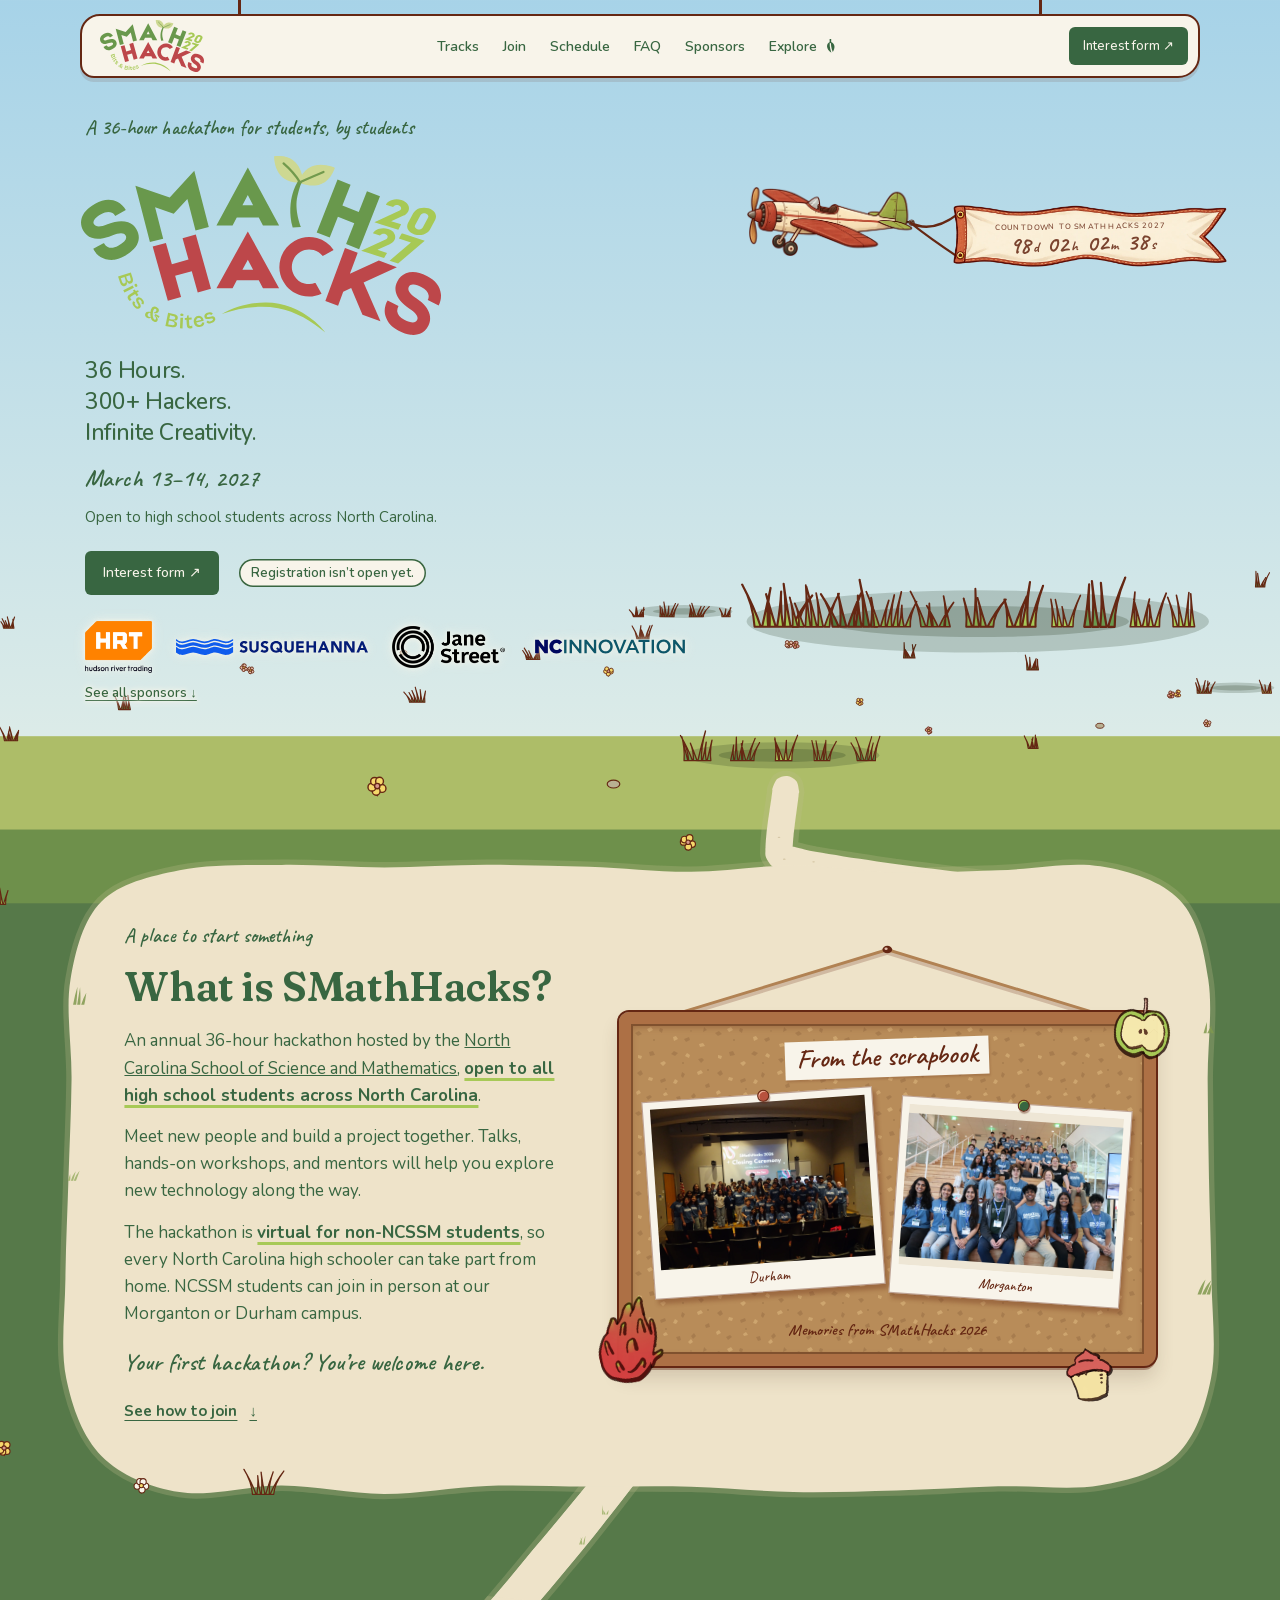
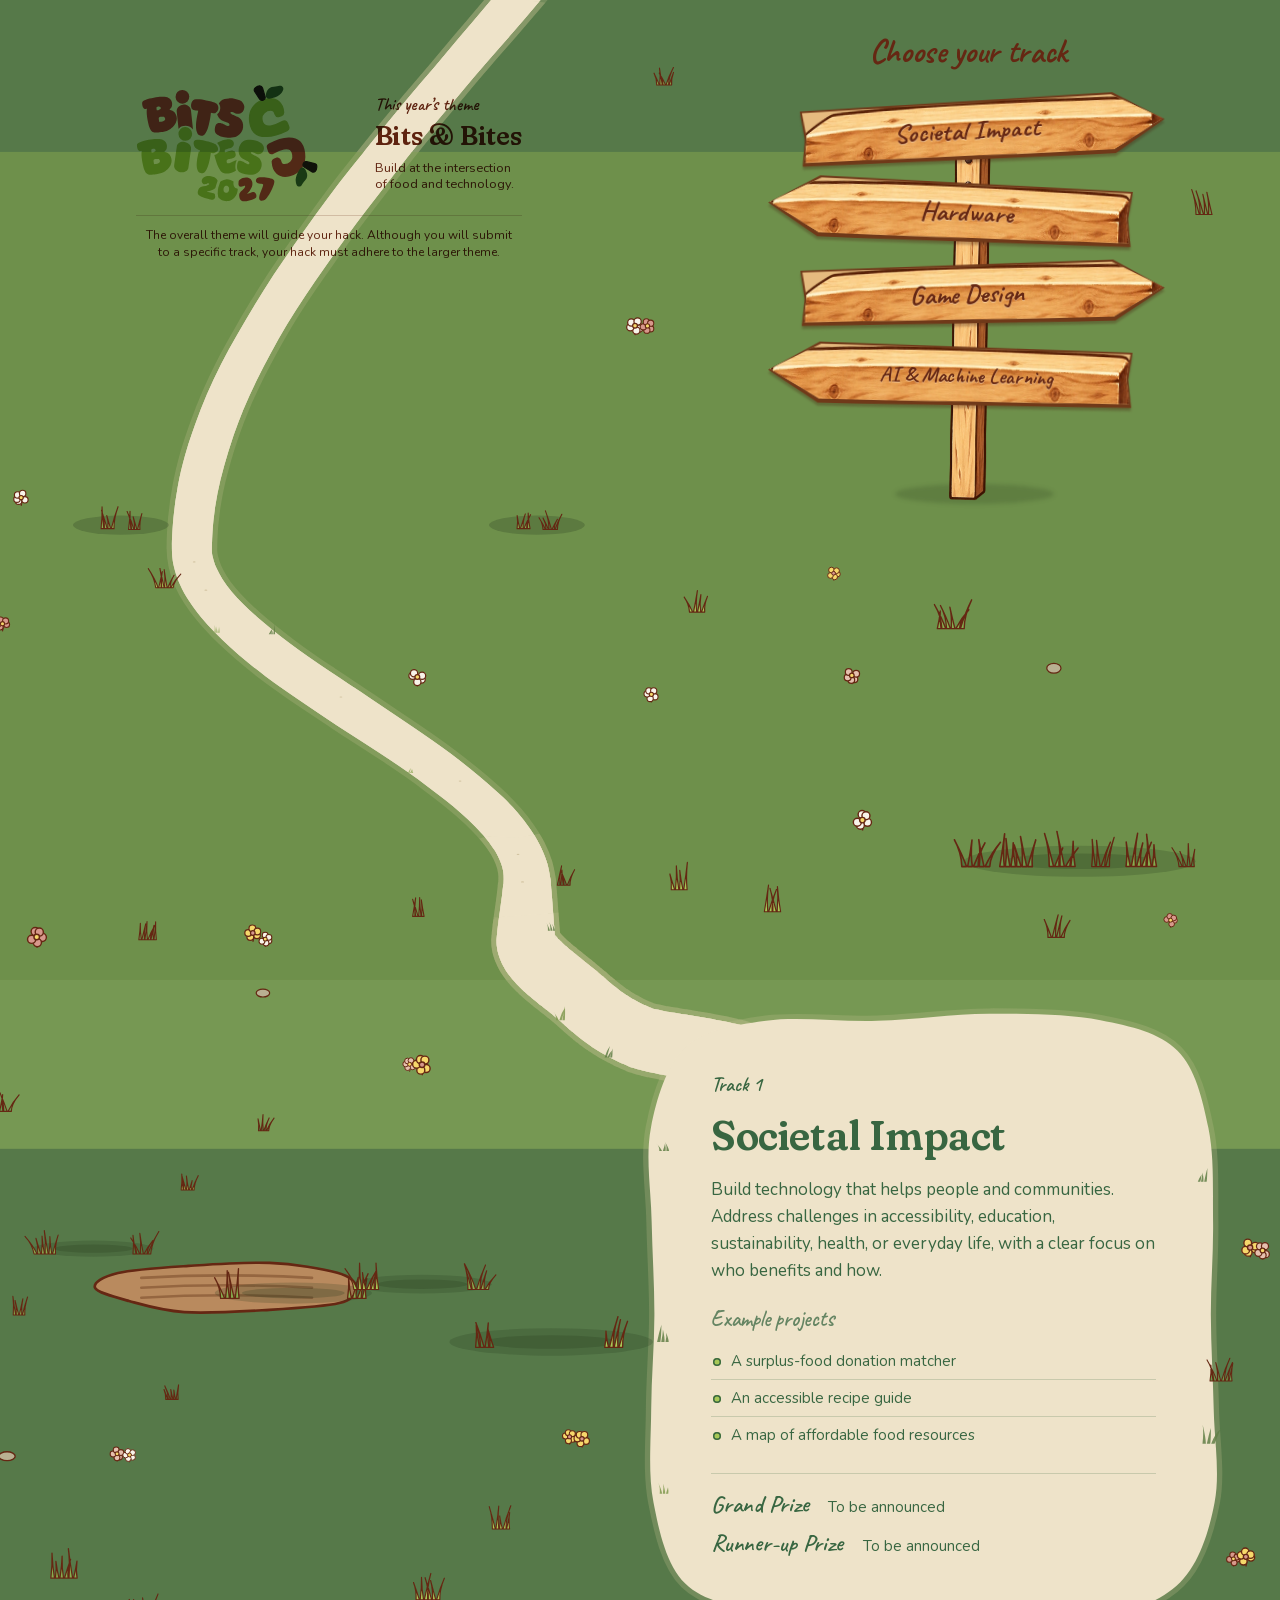
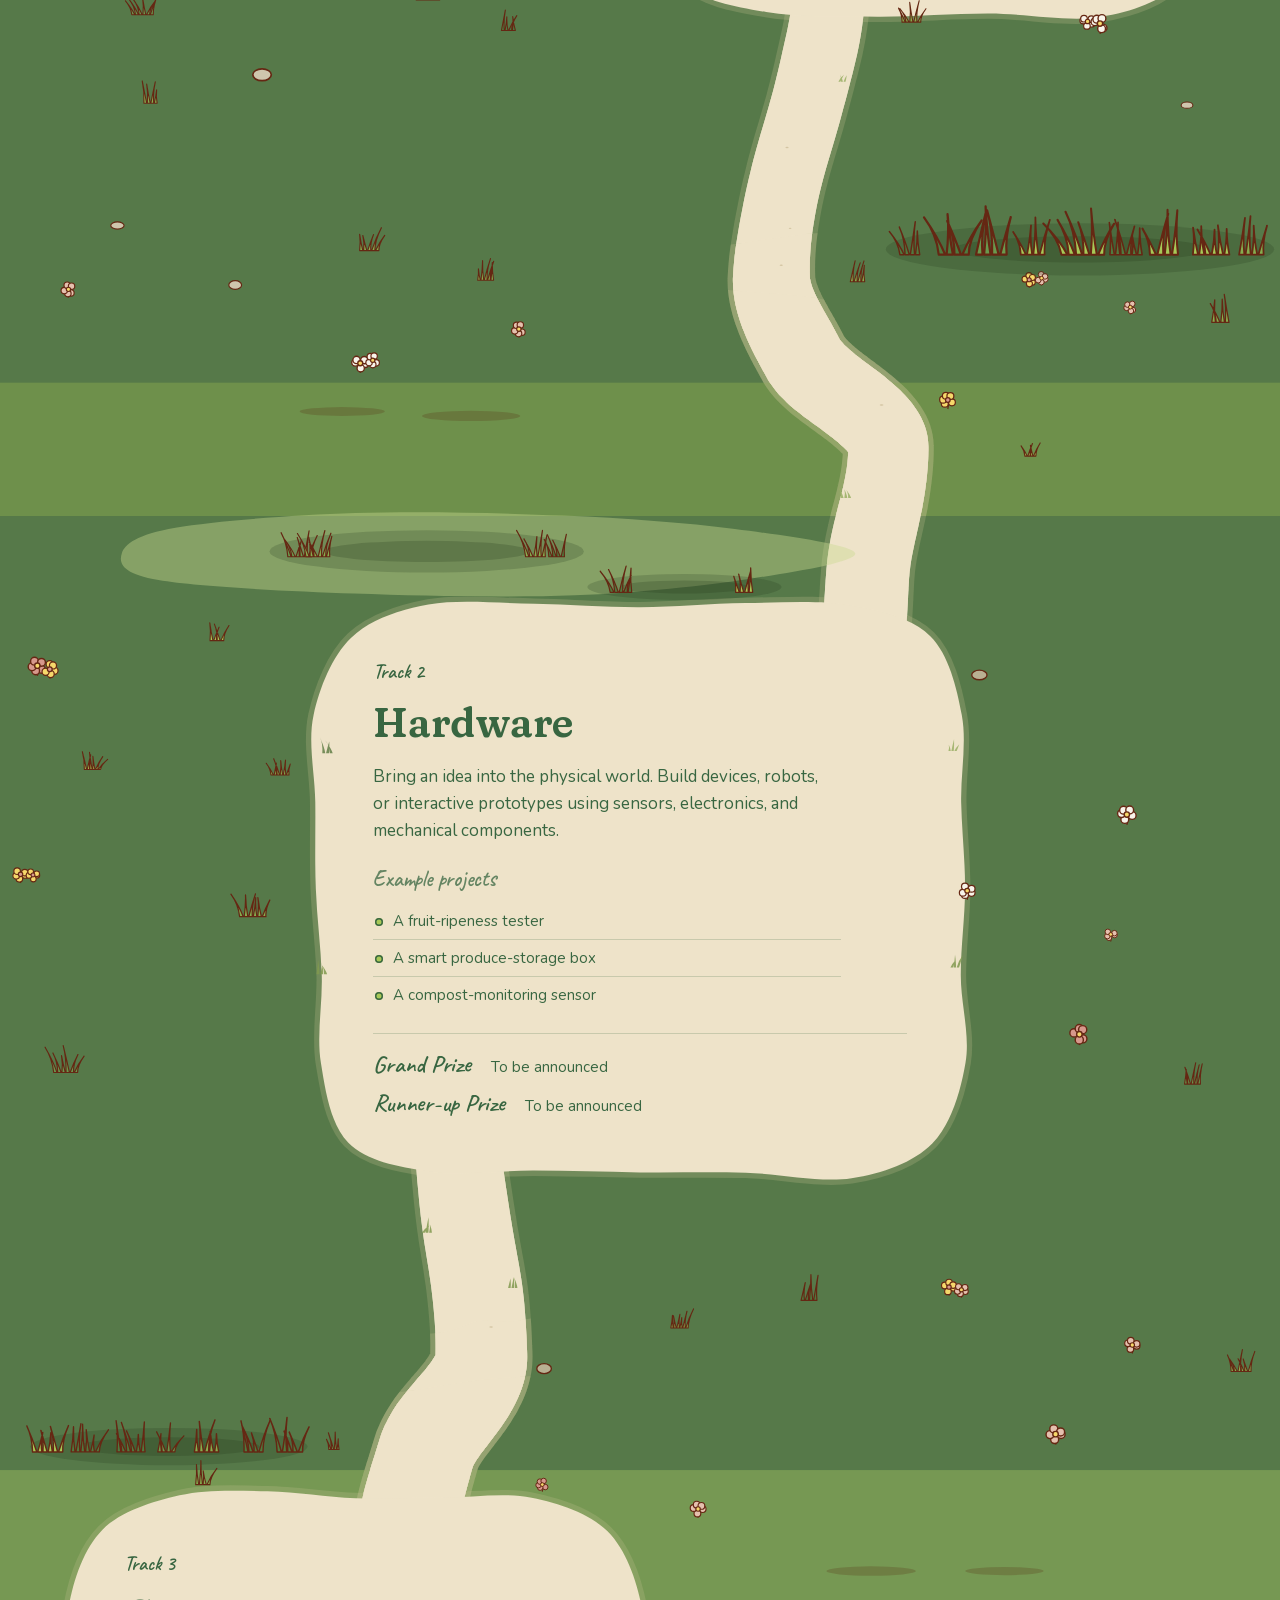
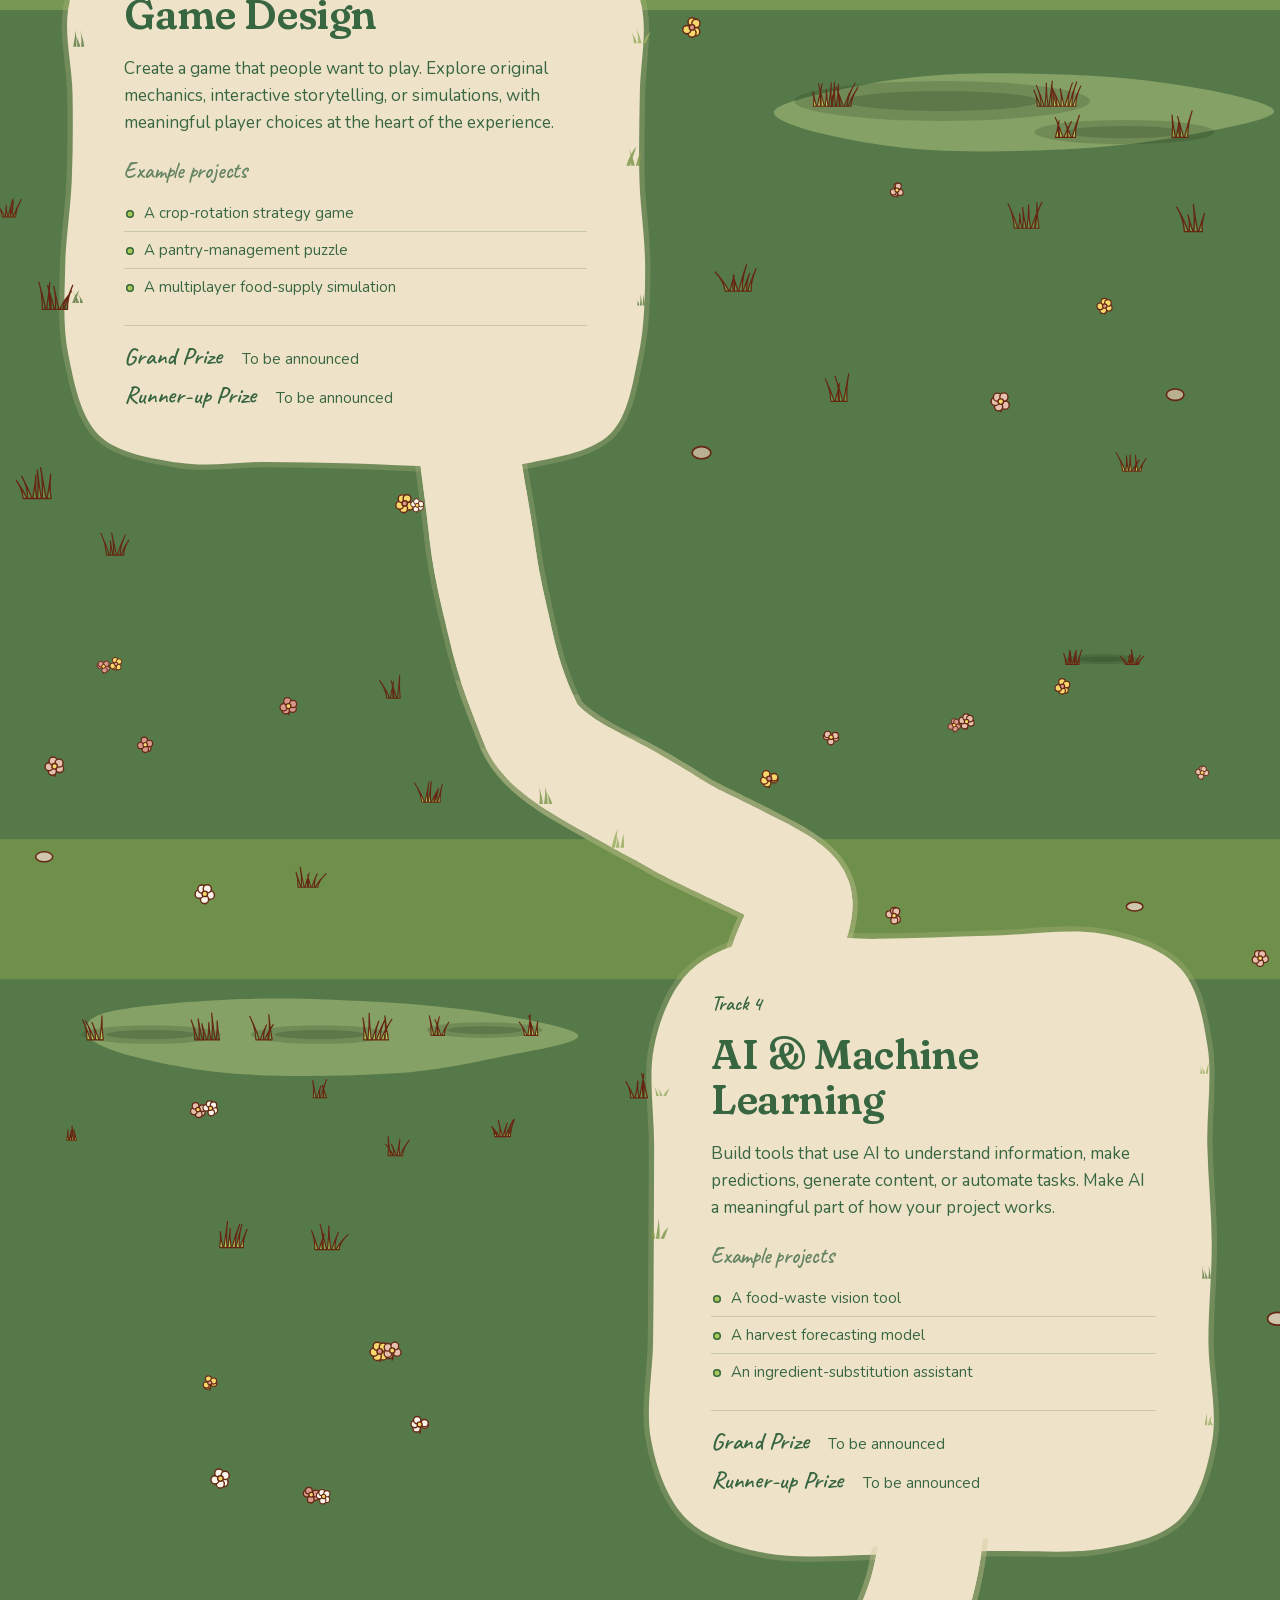
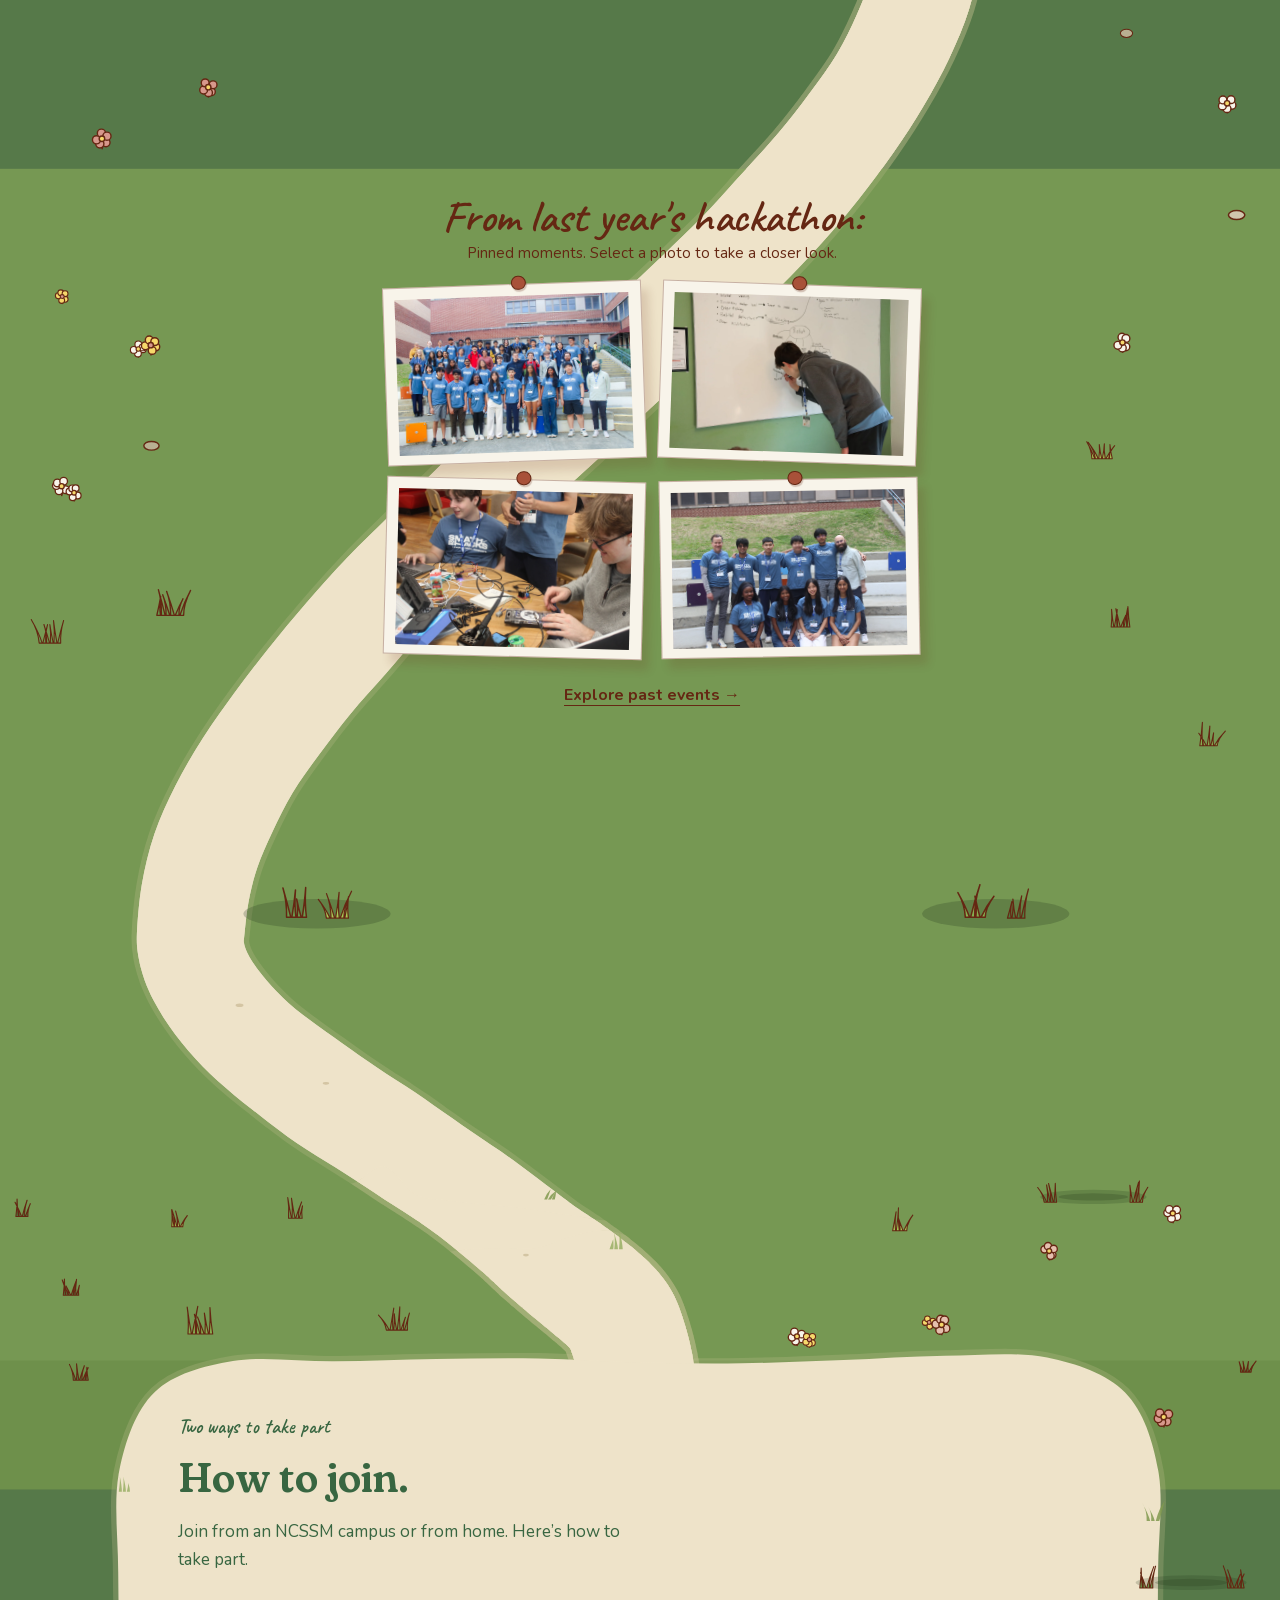
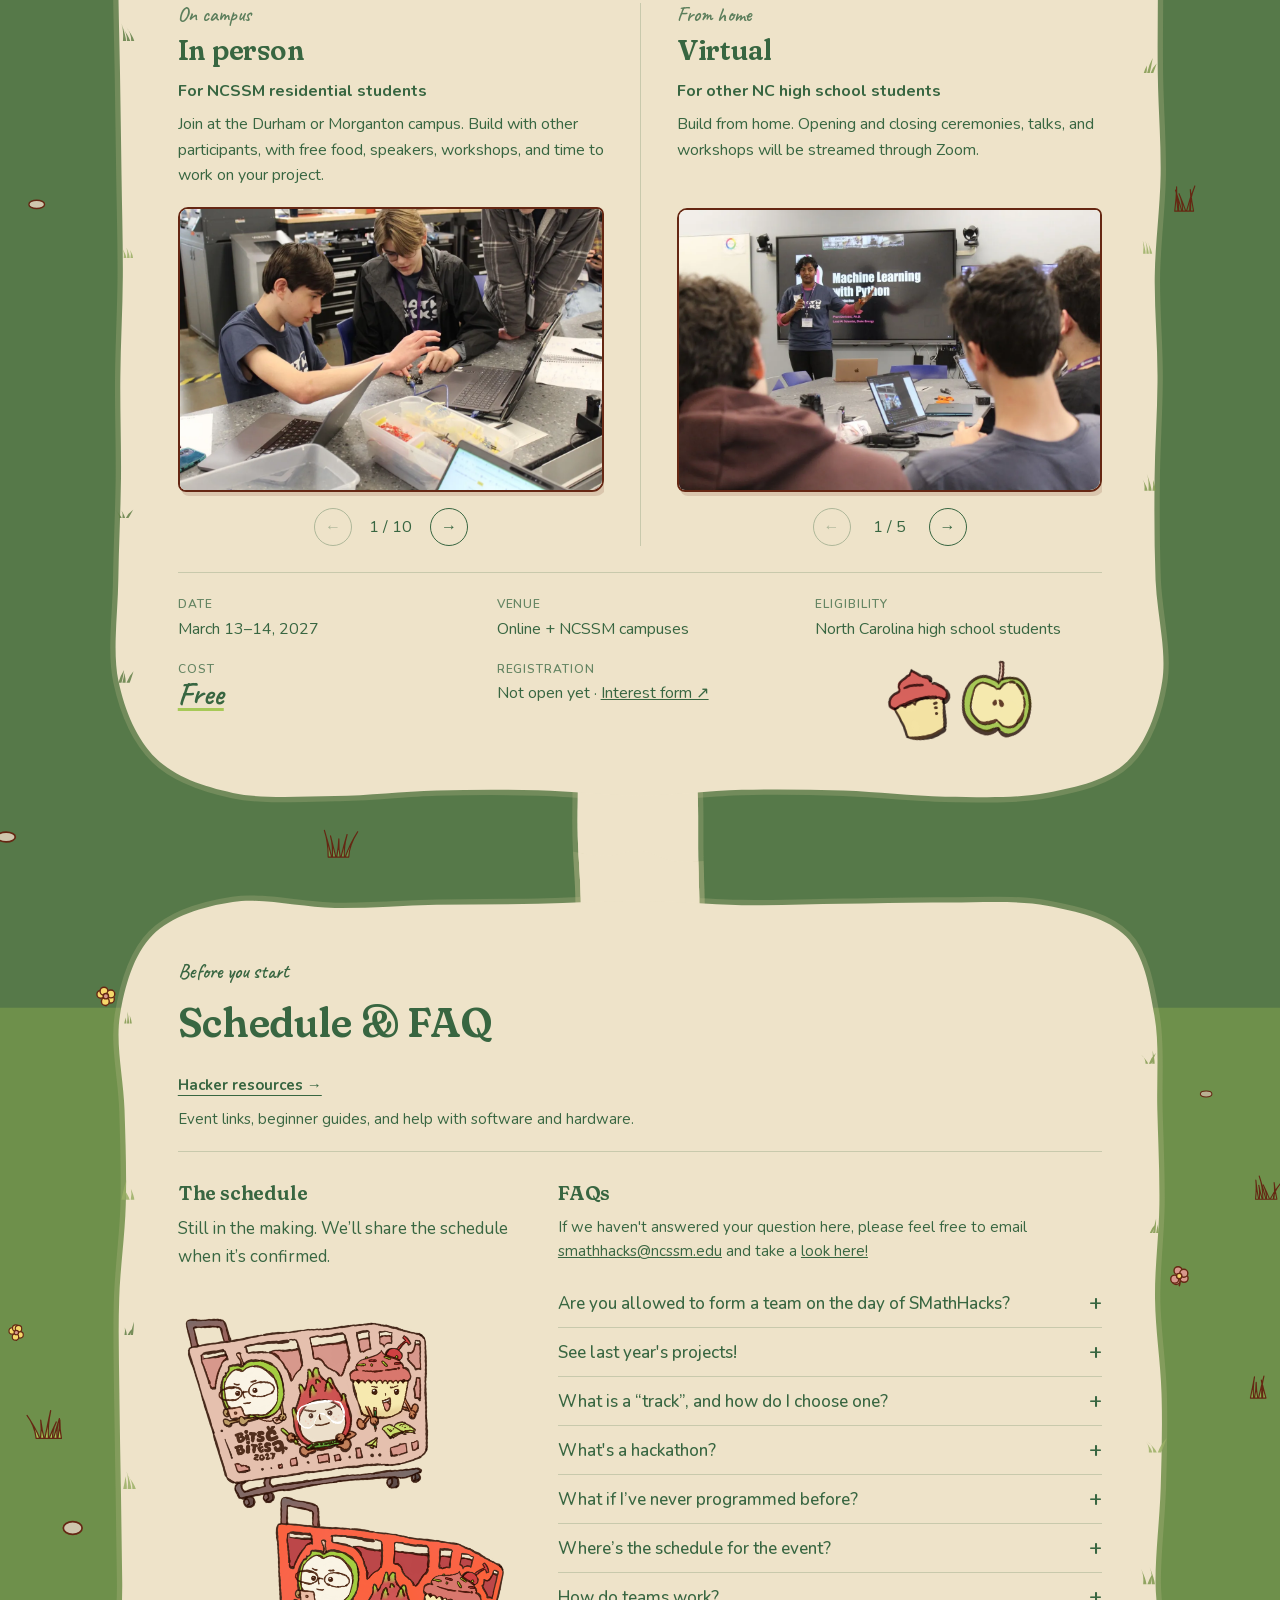
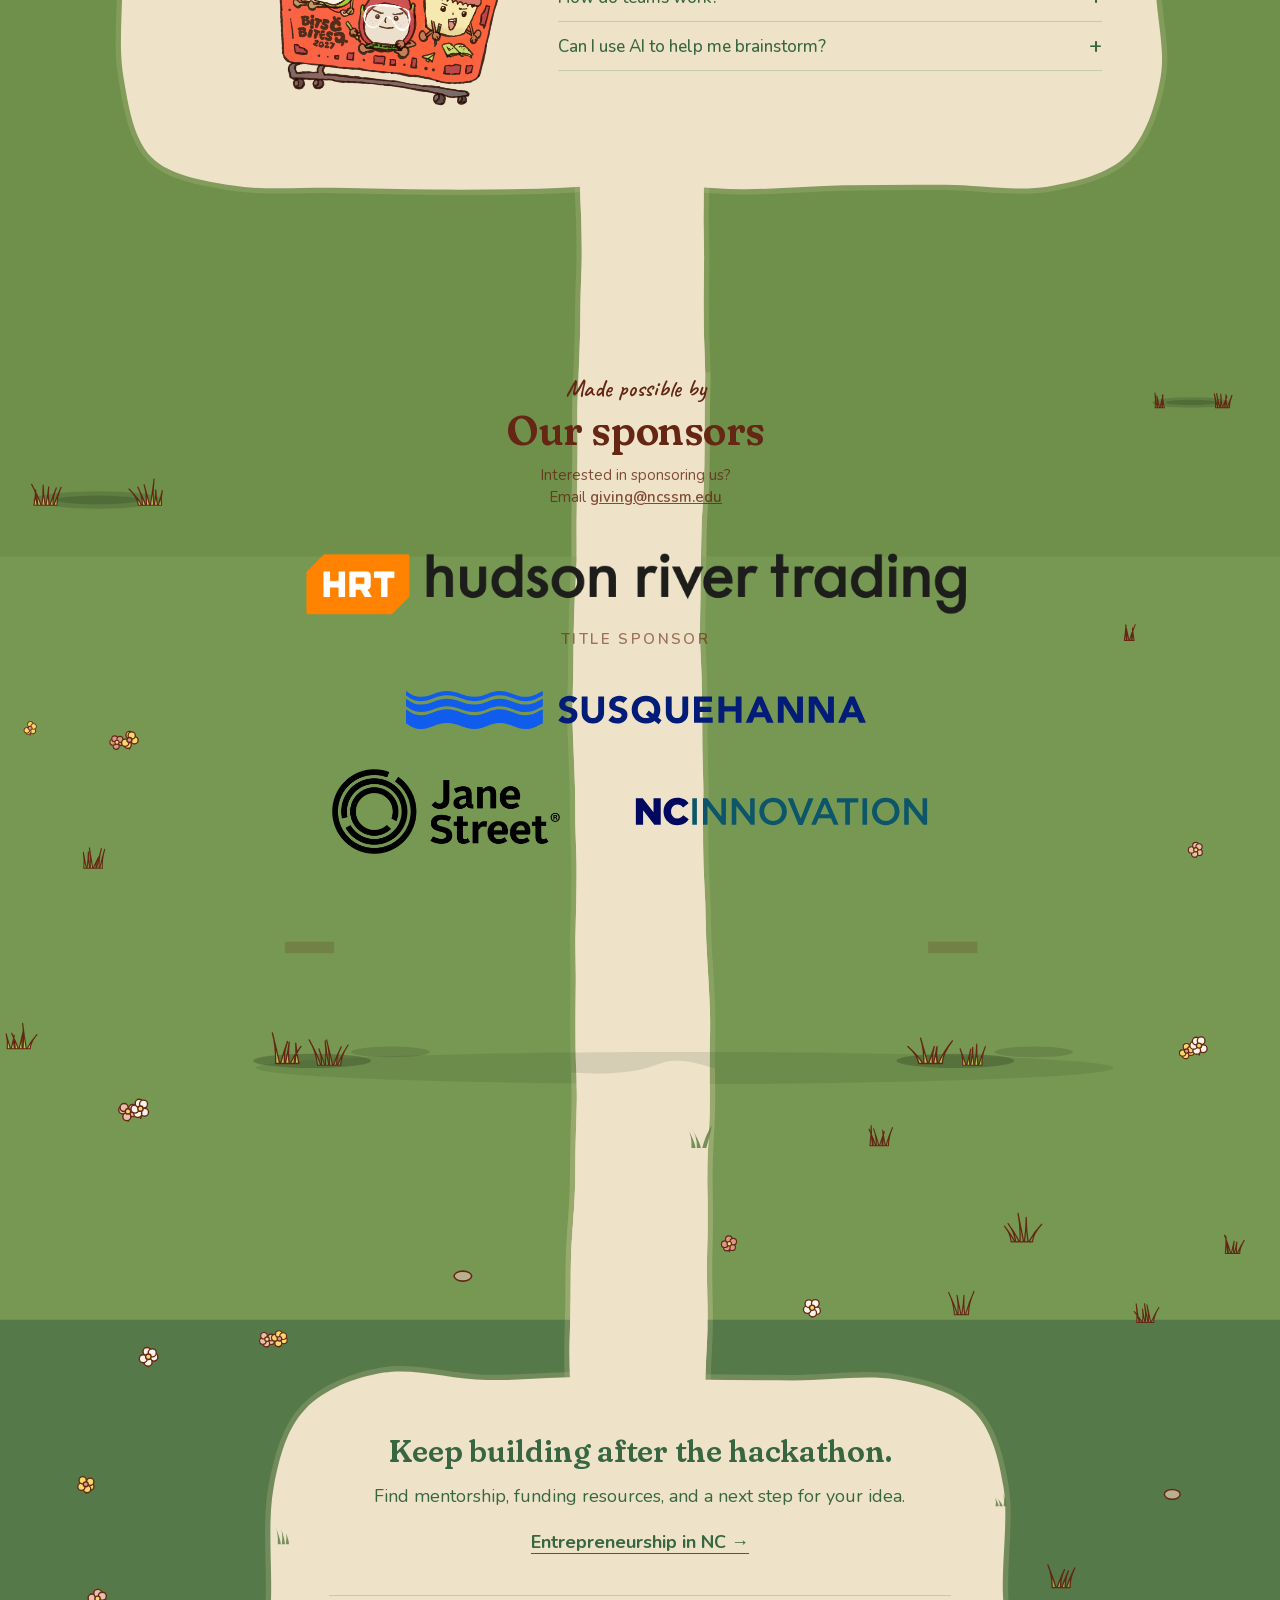
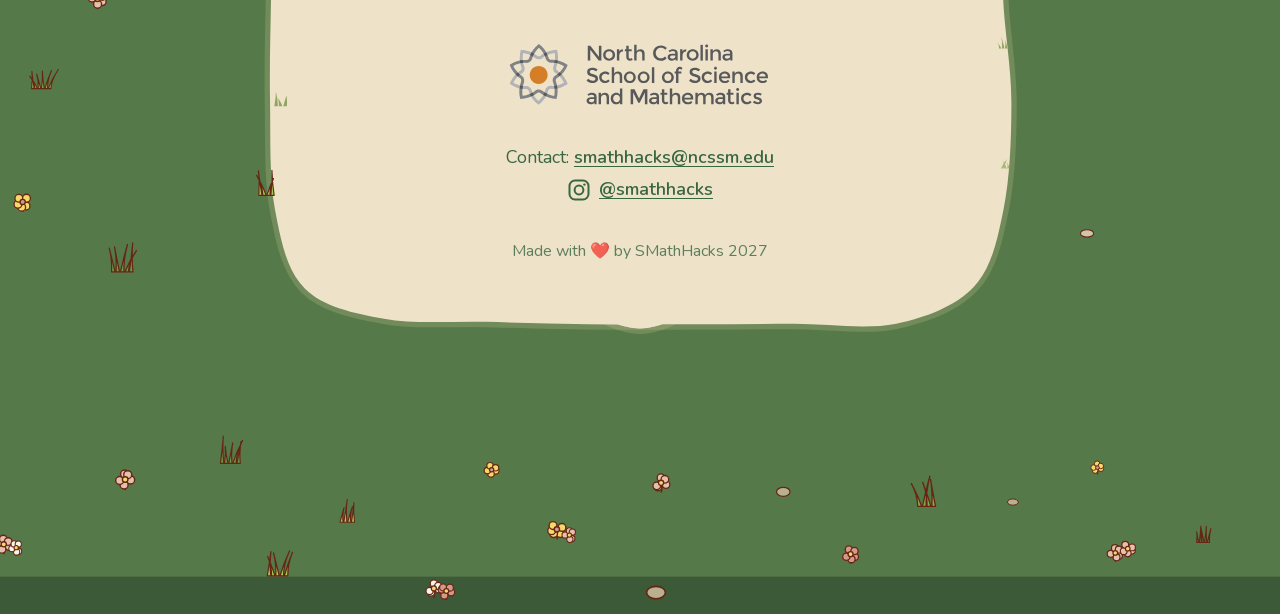
<file: index.html>
<!doctype html>
<html lang="en">
<head>
  <meta charset="utf-8">
  <meta name="viewport" content="width=device-width, initial-scale=1">
  <meta name="theme-color" content="#F8F4EA">
  <meta name="description" content="SMathHacks 2027: Bits & Bites. 36 Hours. 300+ Hackers. Infinite Creativity.">
  <title>SMathHacks 2027 | Bits & Bites</title>
  <link rel="icon" type="image/svg+xml" href="assets/logo/smathhacks-full-color.svg">
  <script>
    // Show the loading screen on the first visit of a session only; a failsafe never lets it trap the page.
    // When it shows, land at the top of the hillside (not a restored scroll position) unless a #section was asked for.
    try {
      if (!sessionStorage.getItem('smh-loaded')) {
        document.documentElement.classList.add('is-loading');
        if (!location.hash && 'scrollRestoration' in history) history.scrollRestoration = 'manual';
      }
    } catch (e) {}
    setTimeout(function () { var r = document.documentElement; if (r.classList.contains('is-loading')) { r.classList.remove('is-loading'); var l = document.querySelector('.site-loader'); if (l) l.remove(); } }, 16000);
  </script>
  <link rel="preload" as="image" href="assets/hillside/bit-master.webp">
  <link rel="preload" as="image" href="assets/hillside/amp-master.webp">
  <link rel="preload" as="image" href="assets/hillside/bite-master.webp">
  <link rel="preload" as="image" href="assets/mvp/environment/atmosphere/cloud-puff.webp">
  <link rel="preload" as="image" href="assets/mvp/environment/atmosphere/cloud-long.webp">
  <link rel="preload" as="image" href="assets/mvp/environment/atmosphere/cloud-wisp.webp">
  <link rel="stylesheet" href="carousel.css?v=framed">
  <link rel="stylesheet" href="hillside.css?v=framed-carousels">
  <link rel="stylesheet" href="loader.css">
  <link rel="stylesheet" href="sky-announcements.css">
  <link rel="stylesheet" href="trail-boards.css?v=track-signpost">
  <link rel="stylesheet" href="photo-viewer.css">
  <link rel="stylesheet" href="navigation.css?v=speakers-tba">
</head>
<body>
  <div class="site-loader" role="status" aria-live="polite" aria-busy="true">
    <div class="loader-sky"></div>
    <div class="loader-clouds" aria-hidden="true">
      <span class="loader-cloud" style="left:-6%;top:5%;width:max(38vw,240px);--rise:-45vh;--rise-d:.05s;--rise-t:1.2s;--in:0s;--speed:70;--drift:11s"><img src="assets/mvp/environment/atmosphere/cloud-wisp.webp" alt=""></span>
      <span class="loader-cloud" style="right:-8%;top:3%;width:max(44vw,260px);--rise:-50vh;--rise-d:0s;--rise-t:1.25s;--in:.08s;--speed:80;--drift:13s"><img src="assets/mvp/environment/atmosphere/cloud-long.webp" alt=""></span>
      <span class="loader-cloud" style="right:-6%;top:30%;width:max(28vw,170px);--rise:-70vh;--rise-d:.12s;--rise-t:1.35s;--in:.16s;--speed:110;--drift:9s"><img src="assets/mvp/environment/atmosphere/cloud-puff.webp" alt=""></span>
      <span class="loader-cloud" style="left:-5%;top:36%;width:max(26vw,160px);--rise:-75vh;--rise-d:.18s;--rise-t:1.3s;--in:.12s;--speed:100;--drift:10s"><img src="assets/mvp/environment/atmosphere/cloud-wisp.webp" alt=""></span>
      <span class="loader-cloud" style="left:6%;bottom:22%;width:max(24vw,150px);--rise:-90vh;--rise-d:.1s;--rise-t:1.45s;--in:.2s;--speed:140;--drift:12s"><img src="assets/mvp/environment/atmosphere/cloud-wisp.webp" alt=""></span>
      <span class="loader-cloud" style="left:-12%;bottom:-4%;width:max(50vw,300px);--rise:-115vh;--rise-d:.22s;--rise-t:1.6s;--in:.24s;--speed:160;--drift:10s"><img src="assets/mvp/environment/atmosphere/cloud-puff.webp" alt=""></span>
      <span class="loader-cloud" style="left:26%;bottom:-6%;width:max(52vw,320px);--rise:-120vh;--rise-d:.3s;--rise-t:1.65s;--in:.3s;--speed:170;--drift:14s"><img src="assets/mvp/environment/atmosphere/cloud-long.webp" alt=""></span>
      <span class="loader-cloud" style="right:-14%;bottom:-2%;width:max(54vw,320px);--rise:-110vh;--rise-d:.16s;--rise-t:1.55s;--in:.28s;--speed:150;--drift:11s"><img src="assets/mvp/environment/atmosphere/cloud-puff.webp" alt=""></span>
      <span class="loader-cloud" style="left:-8%;top:118%;width:max(46vw,280px);--speed:190;--rise:-60vh;--rise-d:0s;--rise-t:1s;--in:0s;--drift:10s"><img src="assets/mvp/environment/atmosphere/cloud-puff.webp" alt=""></span>
      <span class="loader-cloud" style="right:-10%;top:150%;width:max(50vw,300px);--speed:210;--rise:-60vh;--rise-d:0s;--rise-t:1s;--in:0s;--drift:10s"><img src="assets/mvp/environment/atmosphere/cloud-long.webp" alt=""></span>
      <span class="loader-cloud" style="left:30%;top:185%;width:max(34vw,220px);--speed:230;--rise:-60vh;--rise-d:0s;--rise-t:1s;--in:0s;--drift:10s"><img src="assets/mvp/environment/atmosphere/cloud-wisp.webp" alt=""></span>
    </div>
    <div class="loader-stage">
      <img class="loader-logo" src="assets/logo/smathhacks-full-color.svg" alt="SMathHacks 2027" width="1772" height="884">
      <div class="loader-crew" aria-hidden="true">
        <img src="assets/hillside/bit-master.webp" alt="" width="480" height="568">
        <img src="assets/hillside/amp-master.webp" alt="" width="451" height="600">
        <img src="assets/hillside/bite-master.webp" alt="" width="480" height="540">
      </div>
      <div class="loader-cookie" data-loader-cookie aria-hidden="true"></div>
      <p class="loader-caption" data-loader-caption>Planting the hillside…</p>
      <p class="loader-percent" data-loader-percent aria-hidden="true">0 bits baked</p>
    </div>
  </div>
  <script>
    // Fade the loader's art in as soon as it has decoded, without waiting for the rest of the page to parse.
    (function () {
      var r = document.documentElement;
      if (!r.classList.contains('is-loading')) return;
      var go = function () { if (!r.classList.contains('loader-ready')) { r.classList.add('loader-ready'); window.__loaderShownAt = performance.now(); } };
      var imgs = document.querySelectorAll('.site-loader img'), left = imgs.length;
      var one = function () { if (--left <= 0) go(); };
      [].forEach.call(imgs, function (i) { if (i.complete) one(); else { i.addEventListener('load', one); i.addEventListener('error', one); } });
      setTimeout(go, 1500);
    })();
  </script>
  <a class="skip-link" href="#main">Skip to content</a>
  <header class="site-header">
    <a class="brand" href="#top" aria-label="SMathHacks 2027 home"><img src="assets/logo/smathhacks-full-color.svg" alt="SMathHacks 2027, Bits and Bites" width="1772" height="884"></a>
    <button class="menu-toggle" type="button" aria-expanded="false" aria-controls="primary-navigation" hidden>Menu</button>
    <nav class="site-nav" id="primary-navigation" aria-label="Primary navigation">
      <a href="#tracks">Tracks</a><a href="#details">Join</a><a href="#schedule">Schedule</a><a href="#faq">FAQ</a><a href="#sponsors">Sponsors</a>
      <details class="explore-menu"><summary>Explore</summary><div class="explore-panel"><a href="resources.html">Resources</a><a href="entrepreneurship-in-nc.html">Entrepreneurship in NC</a><a href="past-events.html">Past Events</a><span class="explore-soon" aria-disabled="true">Speakers &amp; Partners <small>TBD</small></span></div></details>
    </nav>
    <div class="header-status" data-register="header"><a href="#updates">Interest form soon</a></div>
  </header>

  <!-- The page is one tall hillside. hillside.js draws the art and places each copy block in its own
       clearing; the footer hangs on the notice board where the path ends. -->
  <div class="world">
  <svg class="world-art" id="world-art" aria-hidden="true"></svg>
  <main id="main">

    <section class="copy hero-copy" id="top" data-copy="hero" aria-labelledby="event-title">
      <p class="eyebrow">A 36-hour hackathon for students, by students</p>
      <h1 class="sr-only" id="event-title">SMathHacks 2027: Bits &amp; Bites</h1>
      <img class="hero-logo" src="assets/logo/smathhacks-full-color.svg" alt="" width="1772" height="884">
      <p class="hero-line">36 Hours.<br>300+ Hackers.<br>Infinite Creativity.</p>
      <p class="event-timing" data-fact="dates">March 13–14, 2027</p>
      <p class="hero-eligibility">Open to high school students across North Carolina.</p>
      <div class="hero-actions">
        <div class="registration-state" data-register="hero">Interest form coming soon</div>
        <p class="registration-note">Registration isn’t open yet.</p>
      </div>
      <div class="hero-sponsors">
        <ul aria-label="Sponsors">
          <li><a href="https://www.hudsonrivertrading.com/" target="_blank" rel="noopener"><img src="assets/sponsors/hrt-compact.png" alt="Hudson River Trading" width="240" height="187" data-logo="hrt"></a></li>
          <li><a href="https://sig.com/" target="_blank" rel="noopener"><img src="assets/sponsors/susquehanna.svg" alt="Susquehanna" width="281" height="23" data-logo="susquehanna"></a></li>
          <li><a href="https://www.janestreet.com/" target="_blank" rel="noopener"><img src="assets/sponsors/jane-street.webp" alt="Jane Street" width="900" height="334" data-logo="jane-street"></a></li>
          <li><a href="https://ncinnovation.org/" target="_blank" rel="noopener"><img src="assets/sponsors/nc-innovation.svg" alt="NC Innovation" width="396" height="61" data-logo="nc-innovation"></a></li>
        </ul>
        <a class="hero-sponsors-link" href="#sponsors">See all sponsors ↓</a>
      </div>
    </section>

    <aside class="sky-flight sky-announcement" aria-label="Countdown to SMathHacks 2027" data-countdown-at="2027-03-13T00:00:00-05:00">
      <span class="flight-drift">
        <img class="tow-plane" src="assets/mvp/environment/sky-announcements/tow-plane.webp" alt="" width="700" height="291">
        <svg class="tow-cord" viewBox="0 0 100 30" preserveAspectRatio="none" aria-hidden="true"><path d="M0 6 Q45 14 100 0 M0 6 Q45 18 100 30"/></svg>
        <span class="tow-banner">
          <img src="assets/mvp/environment/sky-announcements/registration-banner.webp" alt="" width="1000" height="227">
          <span class="banner-lettering"><span>Countdown to SMathHacks 2027</span><strong class="banner-clock" aria-hidden="true"><span><b data-countdown-unit="days">—</b>d</span><span><b data-countdown-unit="hours">—</b>h</span><span><b data-countdown-unit="minutes">—</b>m</span><span><b data-countdown-unit="seconds">—</b>s</span></strong></span>
        </span>
      </span>
    </aside>

    <section class="copy about-copy" id="about" data-copy="about" aria-labelledby="about-title">
      <div class="about-text">
        <p class="eyebrow">A place to start something</p>
        <h2 id="about-title">What is SMathHacks?</h2>
        <p>An annual 36-hour hackathon hosted by the <a href="https://www.ncssm.edu/">North Carolina School of Science and Mathematics</a>, <strong class="key-point">open to all high school students across North Carolina</strong>.</p>
        <p>Meet new people and build a project together. Talks, hands-on workshops, and mentors will help you explore new technology along the way.</p>
        <p>The hackathon is <strong class="key-point">virtual for non-NCSSM students</strong>, so every North Carolina high schooler can take part from home. NCSSM students can join in person at our Morganton or Durham campus.</p>
        <p class="beginner-note">Your first hackathon? You’re welcome here.</p>
        <a class="participation-link" href="#details">See how to join <span aria-hidden="true">↓</span></a>
      </div>
      <aside class="memory-board" id="scrapbook" aria-labelledby="scrapbook-title">
        <svg class="memory-board-cord" viewBox="0 0 440 90" preserveAspectRatio="none" aria-hidden="true">
          <path class="cord-shadow" d="M24 87 220 9 416 87"/>
          <path class="cord-rope" d="M24 84 220 6 416 84"/>
          <circle cx="220" cy="6" r="4" fill="#652713"/>
          <circle cx="219" cy="5" r="1.3" fill="#e5c0ae"/>
        </svg>
        <div class="memory-board-frame">
          <h3 id="scrapbook-title">From the scrapbook</h3>
          <div class="memory-board-photos" data-photo-group="From the scrapbook">
            <a class="memory-print" href="assets/gallery/closing-ceremony-2026.webp" target="_blank" rel="noopener" aria-label="View the full photo of the SMathHacks 2026 closing ceremony (opens in a new tab)">
              <img src="assets/gallery/closing-ceremony-2026.webp" alt="SMathHacks participants gathered in an auditorium beneath the 2026 closing ceremony screen." width="1920" height="1440" loading="lazy">
              <span>Durham</span>
            </a>
            <a class="memory-print" href="assets/gallery/smathhacks-staircase.webp" target="_blank" rel="noopener" aria-label="View the full photo of SMathHacks participants in Morganton (opens in a new tab)">
              <img src="assets/gallery/smathhacks-staircase.webp" alt="SMathHacks participants in blue event shirts gathered on a wide indoor staircase in Morganton." width="1920" height="1280" loading="lazy">
              <span>Morganton</span>
            </a>
          </div>
          <p class="memory-board-note">Memories from SMathHacks 2026</p>
          <div class="sticker-cluster about-stickers" aria-hidden="true">
            <svg class="sticker sticker-dragonfruit" viewBox="150 95 347 446"><image href="assets/stickers/dragonfruit.png" width="649" height="677"/></svg>
            <svg class="sticker sticker-apple" viewBox="180 150 376 410"><image href="assets/stickers/apple.png" width="747" height="724"/></svg>
            <svg class="sticker sticker-cupcake" viewBox="164 152 347 400"><image href="assets/stickers/cupcake.png" width="692" height="755"/></svg>
          </div>
        </div>
      </aside>
    </section>

    <section class="trail-face theme-sign-face" id="theme" data-trail-board="theme" aria-labelledby="theme-sign-title">
      <img class="theme-logo" src="assets/brand/bits-and-bites-2027.svg" alt="" width="760" height="490">
      <p class="eyebrow">This year’s theme</p>
      <h2 id="theme-sign-title" class="theme-title">Bits &amp; Bites</h2>
      <p class="theme-tagline">Build at the intersection of food and technology.</p>
      <p class="theme-note">The overall theme will guide your hack. Although you will submit to a specific track, your hack must adhere to the larger theme.</p>
    </section>

    <nav class="track-signpost" id="tracks" aria-labelledby="track-signpost-title" data-track-signpost>
      <h2 id="track-signpost-title">Choose your track</h2>
      <div class="track-signpost-arrows">
        <a class="track-arrow track-arrow-right" href="#societal-impact"><span>Societal Impact</span></a>
        <a class="track-arrow track-arrow-left" href="#hardware"><span>Hardware</span></a>
        <a class="track-arrow track-arrow-right" href="#game-design"><span>Game Design</span></a>
        <a class="track-arrow track-arrow-left" href="#ai-machine-learning"><span>AI &amp; Machine Learning</span></a>
      </div>
    </nav>

    <section class="copy" id="societal-impact" data-copy="societal-impact" aria-labelledby="societal-title">
      <p class="eyebrow">Track 1</p>
      <h2 id="societal-title">Societal Impact</h2>
      <p>Build technology that helps people and communities. Address challenges in accessibility, education, sustainability, health, or everyday life, with a clear focus on who benefits and how.</p>
      <h3 class="examples-title">Example projects</h3>
      <ul class="track-examples">
        <li>A surplus-food donation matcher</li>
        <li>An accessible recipe guide</li>
        <li>A map of affordable food resources</li>
      </ul>
      <div class="track-prizes">
        <div class="track-prize"><h3>Grand Prize</h3><p>To be announced</p></div>
        <div class="track-prize"><h3>Runner-up Prize</h3><p>To be announced</p></div>
      </div>
    </section>

    <section class="copy" id="hardware" data-copy="amp" aria-labelledby="amp-title">
      <p class="eyebrow">Track 2</p>
      <h2 id="amp-title">Hardware</h2>
      <p>Bring an idea into the physical world. Build devices, robots, or interactive prototypes using sensors, electronics, and mechanical components.</p>
      <h3 class="examples-title">Example projects</h3>
      <ul class="track-examples">
        <li>A fruit-ripeness tester</li>
        <li>A smart produce-storage box</li>
        <li>A compost-monitoring sensor</li>
      </ul>
      <div class="track-prizes">
        <div class="track-prize"><h3>Grand Prize</h3><p>To be announced</p></div>
        <div class="track-prize"><h3>Runner-up Prize</h3><p>To be announced</p></div>
      </div>
    </section>

    <section class="copy" id="game-design" data-copy="bite" aria-labelledby="bite-title">
      <p class="eyebrow">Track 3</p>
      <h2 id="bite-title">Game Design</h2>
      <p>Create a game that people want to play. Explore original mechanics, interactive storytelling, or simulations, with meaningful player choices at the heart of the experience.</p>
      <h3 class="examples-title">Example projects</h3>
      <ul class="track-examples">
        <li>A crop-rotation strategy game</li>
        <li>A pantry-management puzzle</li>
        <li>A multiplayer food-supply simulation</li>
      </ul>
      <div class="track-prizes">
        <div class="track-prize"><h3>Grand Prize</h3><p>To be announced</p></div>
        <div class="track-prize"><h3>Runner-up Prize</h3><p>To be announced</p></div>
      </div>
    </section>

    <section class="copy" id="ai-machine-learning" data-copy="ai" aria-labelledby="ai-title">
      <p class="eyebrow">Track 4</p>
      <h2 id="ai-title">AI &amp; Machine Learning</h2>
      <p>Build tools that use AI to understand information, make predictions, generate content, or automate tasks. Make AI a meaningful part of how your project works.</p>
      <h3 class="examples-title">Example projects</h3>
      <ul class="track-examples">
        <li>A food-waste vision tool</li>
        <li>A harvest forecasting model</li>
        <li>An ingredient-substitution assistant</li>
      </ul>
      <div class="track-prizes">
        <div class="track-prize"><h3>Grand Prize</h3><p>To be announced</p></div>
        <div class="track-prize"><h3>Runner-up Prize</h3><p>To be announced</p></div>
      </div>
    </section>

    <section class="trail-face gallery-face" id="gallery" data-trail-board="gallery" aria-labelledby="gallery-title">
      <h2 id="gallery-title"> From last year's hackathon:</h2>
      <p class="gallery-note" data-gallery-note>A little room for the memories. Photos coming soon.</p>
      <ul class="gallery-grid" data-gallery-grid>
        <li class="gallery-card"><div class="gallery-placeholder"><span class="gallery-empty-image">Your photo here</span><span class="gallery-caption">Photo slot 01</span></div></li>
        <li class="gallery-card"><div class="gallery-placeholder"><span class="gallery-empty-image">Your photo here</span><span class="gallery-caption">Photo slot 02</span></div></li>
        <li class="gallery-card"><div class="gallery-placeholder"><span class="gallery-empty-image">Your photo here</span><span class="gallery-caption">Photo slot 03</span></div></li>
        <li class="gallery-card"><div class="gallery-placeholder"><span class="gallery-empty-image">Your photo here</span><span class="gallery-caption">Photo slot 04</span></div></li>
      </ul>
      <div class="gallery-pagination" data-gallery-pagination hidden>
        <button type="button" data-gallery-page="previous" aria-label="Previous gallery page">←</button>
        <span data-gallery-page-label aria-live="polite"></span>
        <button type="button" data-gallery-page="next" aria-label="Next gallery page">→</button>
      </div>
      <a class="trail-link archive-link" href="past-events.html">Explore past events →</a>
    </section>

    <section class="copy info-copy" id="details" data-copy="details" aria-labelledby="details-title">
      <p class="eyebrow">Two ways to take part</p>
      <h2 id="details-title">How to join.</h2>
      <p>Join from an NCSSM campus or from home. Here’s how to take part.</p>
      <div class="participation-options">
        <section aria-labelledby="in-person-title">
          <p class="eyebrow">On campus</p>
          <h3 id="in-person-title">In person</h3>
          <p class="participation-audience">For NCSSM residential students</p>
          <p>Join at the Durham or Morganton campus. Build with other participants, with free food, speakers, workshops, and time to work on your project.</p>
          <div class="carousel participation-carousel" role="region" aria-roledescription="carousel" aria-label="In-person photos" data-photo-group="In person"><div class="carousel-track" tabindex="0"><figure class="carousel-slide" role="group" aria-roledescription="slide" aria-label="1 of 10"><a href="assets/gallery/join/in-person-01.webp"><img src="assets/gallery/join/in-person-01.webp" alt="Two participants in SMathHacks shirts wire up a microcontroller at a lab bench beside laptops and bins of parts." width="1200" height="800" loading="lazy"></a></figure><figure class="carousel-slide" role="group" aria-roledescription="slide" aria-label="2 of 10"><a href="assets/gallery/join/in-person-02.webp"><img src="assets/gallery/join/in-person-02.webp" alt="Participants work around a table of laptops and backpacks as a mentor leans in to help." width="1200" height="675" loading="lazy"></a></figure><figure class="carousel-slide" role="group" aria-roledescription="slide" aria-label="3 of 10"><a href="assets/gallery/join/in-person-03.webp"><img src="assets/gallery/join/in-person-03.webp" alt="A mentor talks with rows of participants working on laptops in a large workshop room." width="1200" height="800" loading="lazy"></a></figure><figure class="carousel-slide" role="group" aria-roledescription="slide" aria-label="4 of 10"><a href="assets/gallery/join/in-person-04.webp"><img src="assets/gallery/join/in-person-04.webp" alt="Three participants work on laptops around a round wooden table." width="1200" height="675" loading="lazy"></a></figure><figure class="carousel-slide" role="group" aria-roledescription="slide" aria-label="5 of 10"><a href="assets/gallery/join/in-person-05.webp"><img src="assets/gallery/join/in-person-05.webp" alt="A room of participants eats and works at round tables while one gives a thumbs up." width="1200" height="675" loading="lazy"></a></figure><figure class="carousel-slide" role="group" aria-roledescription="slide" aria-label="6 of 10"><a href="assets/gallery/join/in-person-06.webp"><img src="assets/gallery/join/in-person-06.webp" alt="Three participants in SMathHacks shirts smile while holding meal boxes." width="1200" height="800" loading="lazy"></a></figure><figure class="carousel-slide" role="group" aria-roledescription="slide" aria-label="7 of 10"><a href="assets/gallery/join/in-person-07.webp"><img src="assets/gallery/join/in-person-07.webp" alt="Two participants connect a small circuit board next to a laptop showing code." width="1200" height="800" loading="lazy"></a></figure><figure class="carousel-slide" role="group" aria-roledescription="slide" aria-label="8 of 10"><a href="assets/gallery/join/in-person-08.webp"><img src="assets/gallery/join/in-person-08.webp" alt="Four participants code on laptops around a table beneath a wall screen." width="1200" height="800" loading="lazy"></a></figure><figure class="carousel-slide" role="group" aria-roledescription="slide" aria-label="9 of 10"><a href="assets/gallery/join/in-person-09.webp"><img src="assets/gallery/join/in-person-09.webp" alt="Participants sketch ideas on a whiteboard and point at a monitor full of graphs." width="1200" height="800" loading="lazy"></a></figure><figure class="carousel-slide" role="group" aria-roledescription="slide" aria-label="10 of 10"><a href="assets/gallery/join/in-person-10.webp"><img src="assets/gallery/join/in-person-10.webp" alt="A participant works with wires and a soldering station beside a laptop." width="1200" height="675" loading="lazy"></a></figure></div><div class="carousel-controls" hidden><button type="button" class="carousel-prev" aria-label="Previous photo">←</button><p class="carousel-count" aria-live="polite">1 / 10</p><button type="button" class="carousel-next" aria-label="Next photo">→</button></div></div>
        </section>
        <section aria-labelledby="virtual-title">
          <p class="eyebrow">From home</p>
          <h3 id="virtual-title">Virtual</h3>
          <p class="participation-audience">For other NC high school students</p>
          <p>Build from home. Opening and closing ceremonies, talks, and workshops will be streamed through Zoom.</p>
          <div class="carousel participation-carousel" role="region" aria-roledescription="carousel" aria-label="Virtual photos" data-photo-group="Virtual"><div class="carousel-track" tabindex="0"><figure class="carousel-slide" role="group" aria-roledescription="slide" aria-label="1 of 5"><a href="assets/gallery/join/virtual-01.webp"><img src="assets/gallery/join/virtual-01.webp" alt="A speaker presents Machine Learning with Python to participants on laptops, with remote attendees on Zoom." width="1200" height="800" loading="lazy"></a></figure><figure class="carousel-slide" role="group" aria-roledescription="slide" aria-label="2 of 5"><a href="assets/gallery/join/virtual-02.webp"><img src="assets/gallery/join/virtual-02.webp" alt="Participants watch a presenter&#x27;s code on a large screen in a classroom." width="1200" height="675" loading="lazy"></a></figure><figure class="carousel-slide" role="group" aria-roledescription="slide" aria-label="3 of 5"><a href="assets/gallery/join/virtual-03.webp"><img src="assets/gallery/join/virtual-03.webp" alt="A presenter speaks in front of screens showing a Zoom call." width="1200" height="800" loading="lazy"></a></figure><figure class="carousel-slide" role="group" aria-roledescription="slide" aria-label="4 of 5"><a href="assets/gallery/join/virtual-04.webp"><img src="assets/gallery/join/virtual-04.webp" alt="A speaker presents on a stage in front of large NCSSM letters." width="1200" height="800" loading="lazy"></a></figure><figure class="carousel-slide" role="group" aria-roledescription="slide" aria-label="5 of 5"><a href="assets/gallery/join/virtual-05.webp"><img src="assets/gallery/join/virtual-05.webp" alt="Participants watch a Validate Your Idea talk beneath a large screen and NCSSM letters." width="1200" height="800" loading="lazy"></a></figure></div><div class="carousel-controls" hidden><button type="button" class="carousel-prev" aria-label="Previous photo">←</button><p class="carousel-count" aria-live="polite">1 / 5</p><button type="button" class="carousel-next" aria-label="Next photo">→</button></div></div>
        </section>
      </div>
      <dl class="facts">
        <div><dt>Date</dt><dd data-fact="dates">March 13–14, 2027</dd></div>
        <div><dt>Venue</dt><dd data-fact="venue">Online + NCSSM campuses</dd></div>
        <div><dt>Eligibility</dt><dd data-fact="eligibility">North Carolina high school students</dd></div>
        <div><dt>Cost</dt><dd data-fact="cost">Free</dd></div>
        <div><dt>Registration</dt><dd data-registration-status>Not open yet</dd></div>
        <div class="fact-stickers" aria-hidden="true">
          <dt class="sr-only">Bits &amp; Bites</dt>
          <dd class="sticker-cluster sticker-pair">
            <svg class="sticker sticker-cupcake" viewBox="164 152 347 400"><image href="assets/stickers/cupcake.png" width="692" height="755"/></svg>
            <svg class="sticker sticker-apple" viewBox="180 150 376 410"><image href="assets/stickers/apple.png" width="747" height="724"/></svg>
          </dd>
        </div>
      </dl>
    </section>

    <section class="copy answers-copy" id="before-you-start" data-copy="answers" aria-labelledby="answers-title">
      <p class="eyebrow">Before you start</p>
      <h2 id="answers-title">Schedule &amp; FAQ</h2>
      <div class="hacker-resources-link">
        <a class="trail-link" href="resources.html">Hacker resources →</a>
        <p>Event links, beginner guides, and help with software and hardware.</p>
      </div>
      <div class="info-lower">
        <div id="schedule" aria-labelledby="schedule-title">
          <h3 id="schedule-title">The schedule</h3>
          <p id="schedule-status">Still in the making. We’ll share the schedule when it’s confirmed.</p>
          <ol class="schedule-list" id="schedule-list" hidden></ol>
          <div class="sticker-cluster schedule-stickers" aria-hidden="true">
            <svg class="sticker sticker-cart-peach" viewBox="238 245 1654 1368"><image href="assets/stickers/shopping-cart-peach.png" width="2138" height="2034"/></svg>
            <svg class="sticker sticker-cart-coral" viewBox="238 245 1654 1368"><image href="assets/stickers/shopping-cart-coral.png" width="2138" height="2034"/></svg>
          </div>
        </div>
        <div id="faq" class="faq" aria-labelledby="faq-title">
          <h3 id="faq-title">FAQs</h3>
          <p class="faq-intro">If we haven't answered your question here, please feel free to email <a href="mailto:smathhacks@ncssm.edu">smathhacks@ncssm.edu</a> and take a <a href="https://docs.google.com/document/d/1b3o_mWK17DtvlaATyR4Pa60bpLs0pt1tXk8hC2CcoNc/edit?usp=sharing">look here!</a></p>
          <details><summary>Are you allowed to form a team on the day of SMathHacks?</summary><p>Yes, you will be able to make teams at the start of the hackathon. If you don't have a team in mind, we'll have a team formation event at the start of SMathHacks!</p></details>
          <details><summary>See last year's projects!</summary><p>Explore the <a href="past-events.html#event-2026">2026 winners and projects</a>, or browse earlier years in our <a href="past-events.html">Past Events archive</a>.</p></details>
          <details><summary>What is a “track”, and how do I choose one?</summary><p>Choose the track that best represents your project’s main goal or experience. Projects may fit multiple categories, but you may submit to only one track.</p></details>
          <details><summary>What's a hackathon?</summary><p>A hackathon is an event where students work in a team, or by themselves, to build an innovative piece of software in a limited amount of time. Students will form teams around a problem or idea, and sprint to create a unique solution—these typically take the form of mobile applications, websites, or other digital solutions, however, hardware projects will also be accepted under specific regulations.</p></details>
          <details><summary>What if I’ve never programmed before?</summary><p>That’s okay! This event is beginner-friendly, meaning that you don’t need any prior programming experience to participate! There will be incredible talks, workshops, and mentors available to guide you through the ideation and development process.</p></details>
          <details><summary>Where’s the schedule for the event?</summary><p>The full 2027 schedule will appear in <a href="#schedule">the schedule section</a> when confirmed. Visit <a href="resources.html#essentials">Event essentials</a> for workshop and virtual-session links as they become available.</p></details>
          <details><summary>How do teams work?</summary><p>You can have up to four people in a team. You can list teammates on the interest form or fill it out individually. If you don’t have a team yet, that’s okay—we’ll have a team formation event to help you find people to work with.</p></details>
          <details><summary>Can I use AI to help me brainstorm?</summary><p>Yes, but you cannot use AI to program a primary part of your project. For a more detailed description, see our <a href="https://docs.google.com/document/d/1pEFH9UuxoBllNLikZc5qAYKGJyAyNFBk7YlenPAoMjU/edit?usp=sharing">Use of AI Statement</a>.</p></details>
        </div>
      </div>
    </section>

    <!-- Real HTML sits inside the painted, freestanding sponsor billboard. -->
    <section class="site-footer sponsor-billboard" id="sponsors" data-copy="footer" aria-labelledby="sponsors-title">
      <div class="sponsor-board-content">
        <p class="eyebrow">Made possible by</p>
        <h2 id="sponsors-title">Our sponsors</h2>
        <p id="sponsor-status">Interested in sponsoring us? Email <a href="mailto:giving@ncssm.edu">giving@ncssm.edu</a></p>
        <div class="sponsor-list sponsor-wall" id="sponsor-list">
          <section class="sponsor-tier" data-rank="1" aria-label="Title sponsor">
            <ul><li><a class="sponsor" href="https://www.hudsonrivertrading.com/" target="_blank" rel="noopener"><img src="assets/sponsors/hrt.png" alt="Hudson River Trading" width="882" height="83"></a><p class="sponsor-caption">Title Sponsor</p></li></ul>
          </section>
          <section class="sponsor-tier" data-rank="2" aria-label="Sponsor">
            <ul><li><a class="sponsor" href="https://sig.com/" target="_blank" rel="noopener"><img src="assets/sponsors/susquehanna.svg" alt="Susquehanna" width="281" height="23"></a></li></ul>
          </section>
          <section class="sponsor-tier" data-rank="3" aria-label="Sponsors">
            <ul>
              <li><a class="sponsor" href="https://www.janestreet.com/" target="_blank" rel="noopener"><img src="assets/sponsors/jane-street.webp" alt="Jane Street" width="900" height="334" data-logo="jane-street"></a></li>
              <li><a class="sponsor" href="https://ncinnovation.org/" target="_blank" rel="noopener"><img src="assets/sponsors/nc-innovation.svg" alt="NC Innovation" width="396" height="61" data-logo="nc-innovation"></a></li>
            </ul>
          </section>
        </div>
        <p class="sponsor-ask" data-sponsor-ask hidden></p>
      </div>
    </section>


    <section class="copy finale-copy" id="updates" data-copy="finale" aria-label="Keep building and contact">
      <div class="continue-building">
        <h3>Keep building after the hackathon.</h3>
        <p>Find mentorship, funding resources, and a next step for your idea.</p>
        <a class="trail-link" href="entrepreneurship-in-nc.html">Entrepreneurship in NC →</a>
      </div>
      <div class="finale-contact">
        <a class="finale-host" href="https://www.ncssm.edu/" target="_blank" rel="noopener"><img src="assets/sponsors/ncssm.svg" alt="North Carolina School of Science and Mathematics" width="1091" height="360"></a>
        <p>Contact: <a href="mailto:smathhacks@ncssm.edu">smathhacks@ncssm.edu</a></p>
        <p class="finale-social"><a href="https://www.instagram.com/smathhacks/" target="_blank" rel="noopener"><svg class="ig-glyph" viewBox="0 0 24 24" aria-hidden="true"><rect x="2.5" y="2.5" width="19" height="19" rx="5.5"/><circle cx="12" cy="12" r="4.4"/><circle class="ig-dot" cx="17.4" cy="6.6" r="1.2"/></svg><span class="sr-only">Instagram: </span>@smathhacks</a></p>
      </div>
      <p class="finale-credit">Made with ❤️ by SMathHacks 2027</p>
    </section>

  </main>

  </div>

  <dialog class="gallery-dialog" data-gallery-dialog aria-labelledby="gallery-dialog-title">
    <div class="gallery-dialog-header"><h2 id="gallery-dialog-title">From the gallery</h2><button type="button" data-gallery-close aria-label="Close photo">✕</button></div>
    <img class="gallery-dialog-image" data-gallery-large-image alt="">
    <p data-gallery-error hidden>This photo couldn’t load.</p>
    <p class="gallery-dialog-caption" data-gallery-large-caption></p>
    <div class="gallery-dialog-controls"><button type="button" data-gallery-photo="previous" aria-label="Previous photo">←</button><span data-gallery-photo-label></span><button type="button" data-gallery-photo="next" aria-label="Next photo">→</button></div>
  </dialog>

  <script type="module" src="event.js?v=no-captions"></script>
  <script type="module" src="hillside.js?v=track-signpost"></script>
  <script type="module" src="faq.js"></script>
  <script type="module" src="navigation.js"></script>
  <script type="module" src="loader.js"></script>
  <script type="module" src="archive-carousel.js"></script>
</body>
</html>
</file>
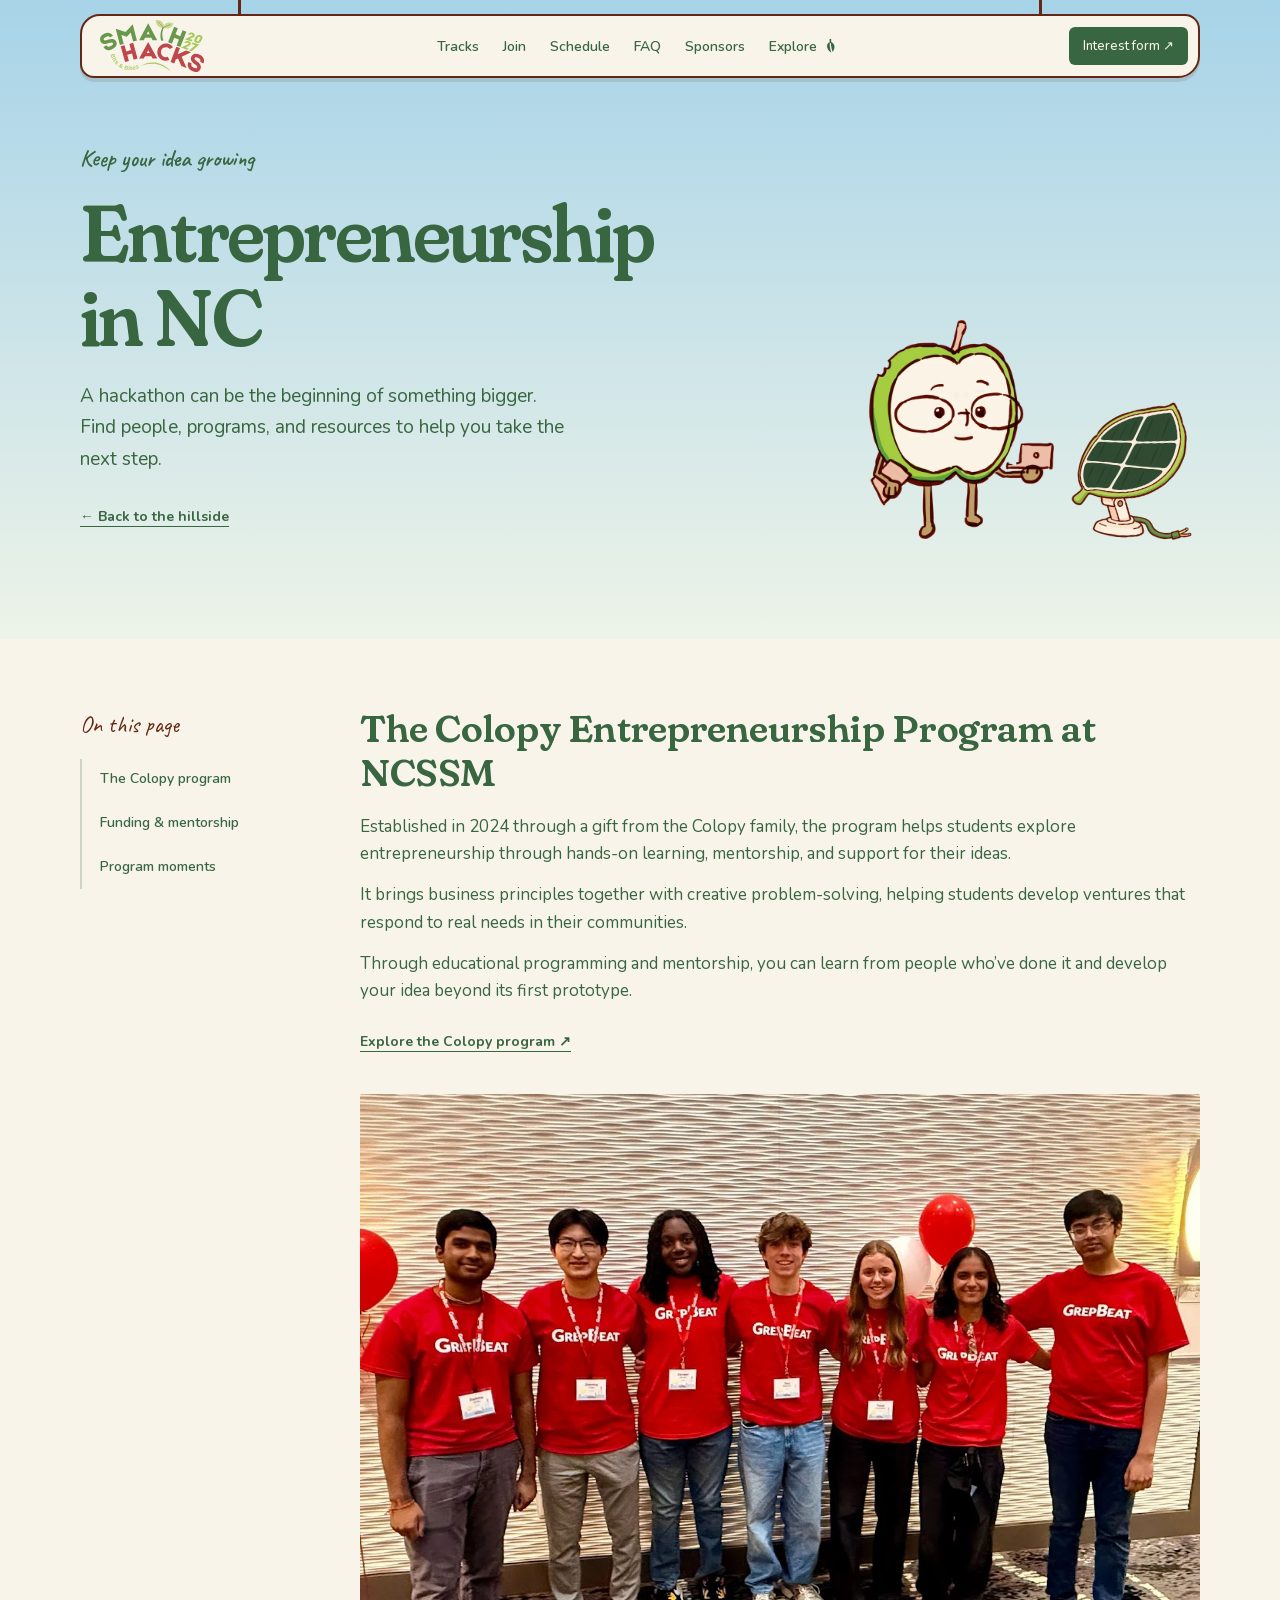
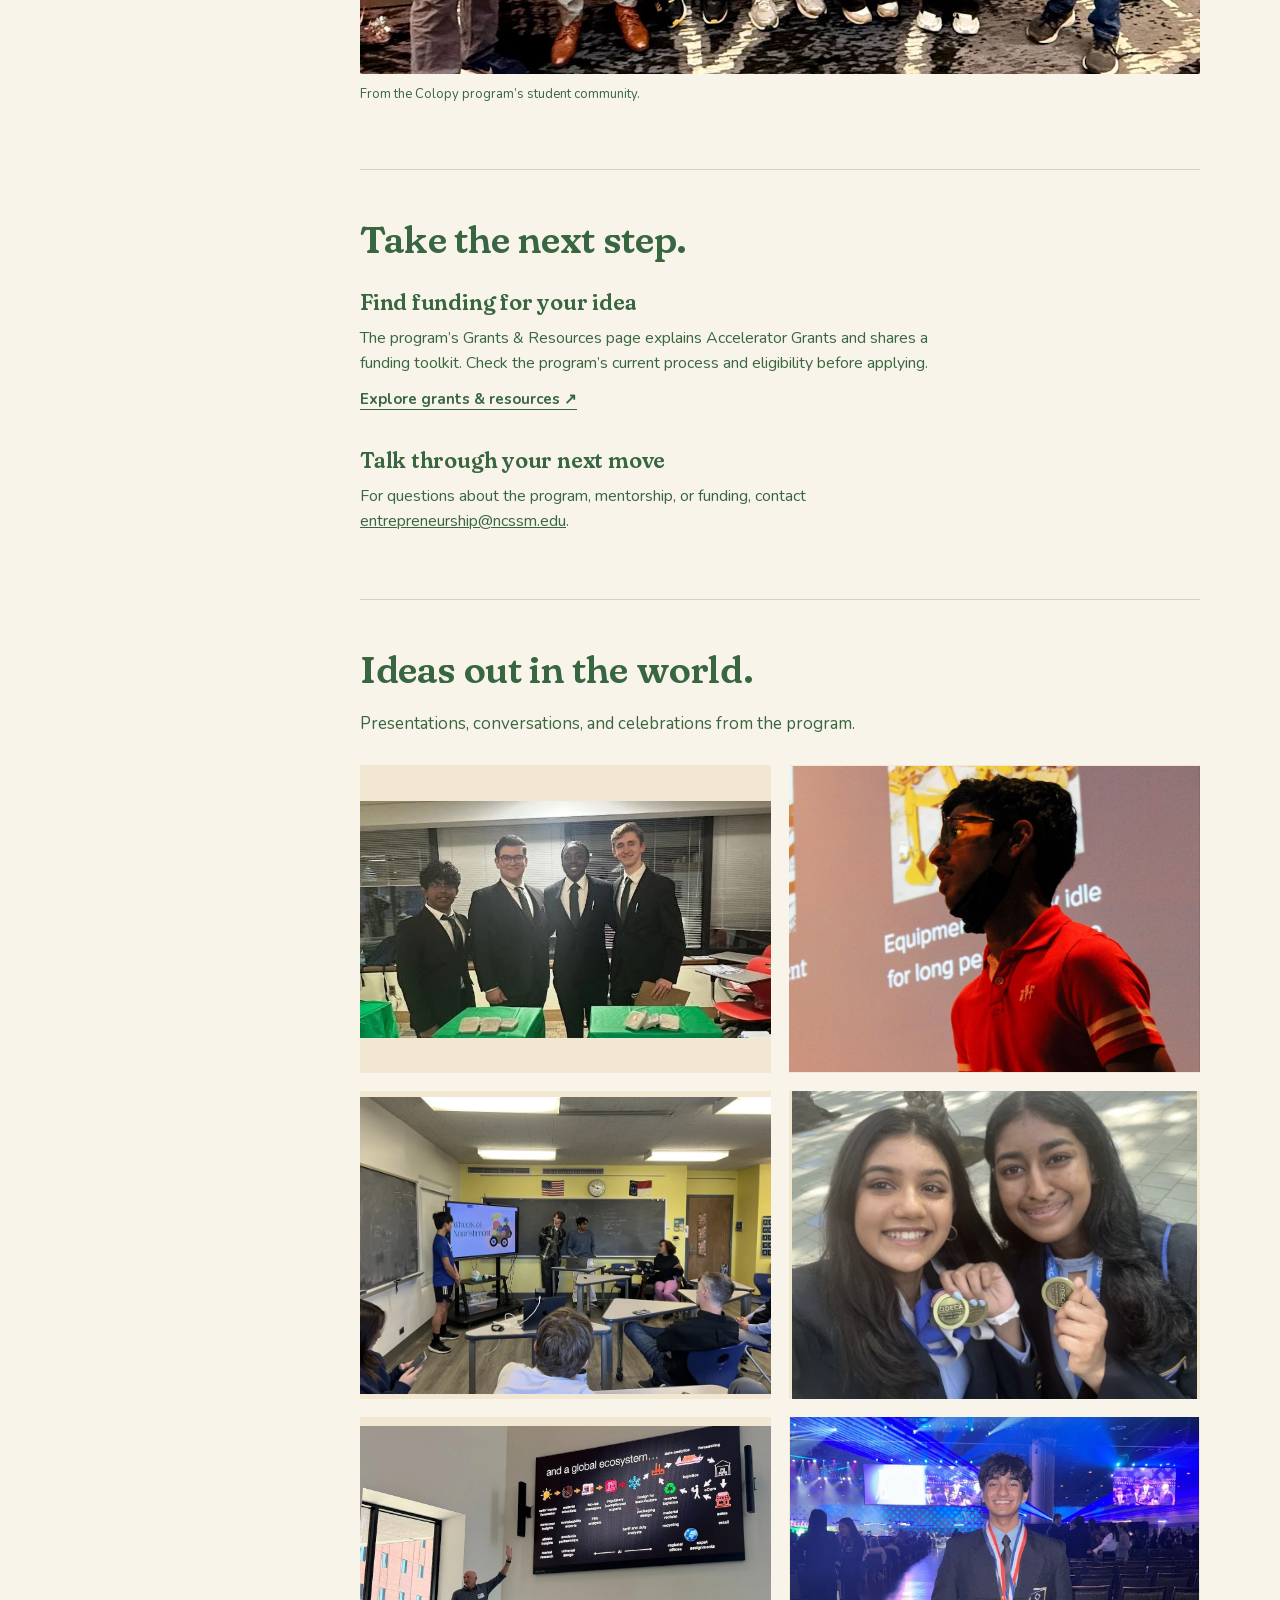
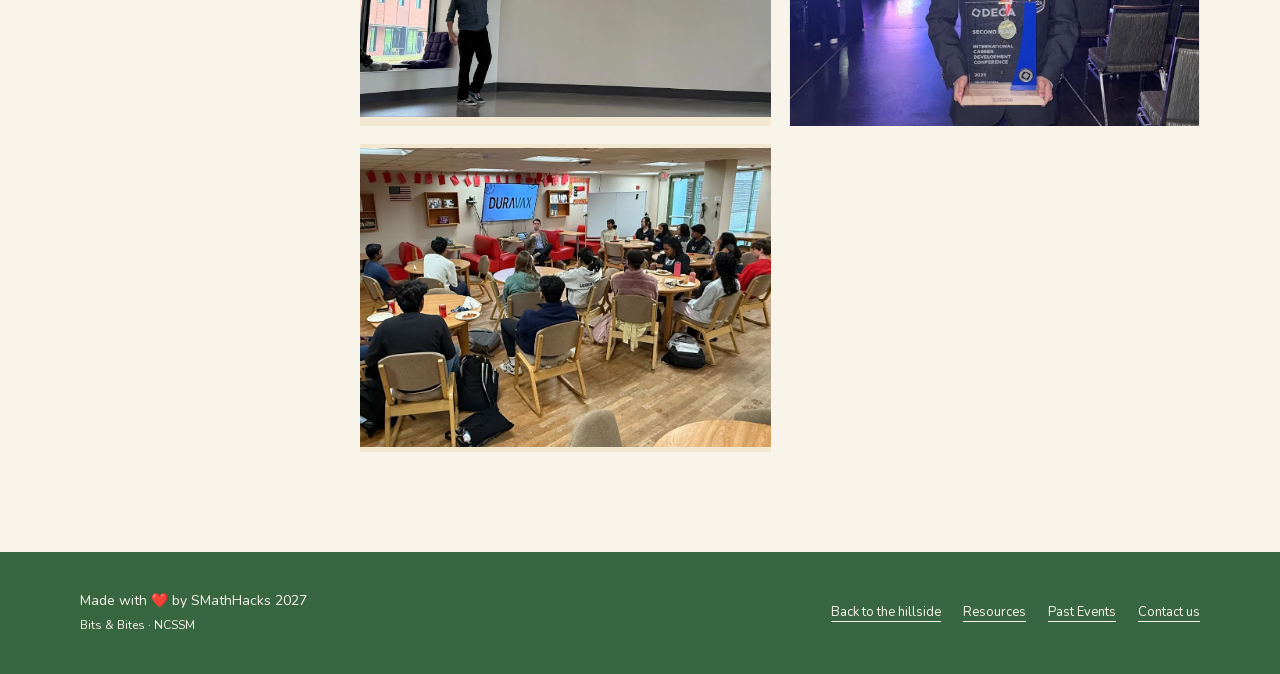
<file: entrepreneurship-in-nc.html>
<!doctype html>
<html lang="en">
<head>
  <meta charset="utf-8">
  <meta name="viewport" content="width=device-width, initial-scale=1">
  <meta name="theme-color" content="#F8F4EA">
  <meta name="description" content="Keep building after SMathHacks with NCSSM’s Colopy Entrepreneurship Program, mentorship, and grant resources.">
  <title>Entrepreneurship in NC | SMathHacks 2027</title>
  <link rel="icon" type="image/svg+xml" href="assets/logo/smathhacks-full-color.svg">
  <link rel="stylesheet" href="hillside.css?v=assets-tidy">
  <link rel="stylesheet" href="navigation.css?v=speakers-tba">
  <link rel="stylesheet" href="support.css?v=carousel-split">
  <link rel="stylesheet" href="photo-viewer.css">
</head>
<body class="support-page">
  <a class="skip-link" href="#main">Skip to content</a>
  <header class="site-header">
    <a class="brand" href="index.html#top" aria-label="SMathHacks 2027 home"><img src="assets/logo/smathhacks-full-color.svg" alt="SMathHacks 2027, Bits and Bites" width="1772" height="884"></a>
    <button class="menu-toggle" type="button" aria-expanded="false" aria-controls="primary-navigation" hidden>Menu</button>
    <nav class="site-nav" id="primary-navigation" aria-label="Primary navigation">
      <a href="index.html#tracks">Tracks</a><a href="index.html#details">Join</a><a href="index.html#schedule">Schedule</a><a href="index.html#faq">FAQ</a><a href="index.html#sponsors">Sponsors</a>
      <details class="explore-menu"><summary>Explore</summary><div class="explore-panel"><a href="resources.html">Resources</a><a href="entrepreneurship-in-nc.html" aria-current="page">Entrepreneurship in NC</a><a href="past-events.html">Past Events</a><span class="explore-soon" aria-disabled="true">Speakers &amp; Partners <small>TBD</small></span></div></details>
    </nav>
    <div class="header-status" data-register="header"><a href="index.html#updates">Interest form soon</a></div>
  </header>
  <main id="main">
    <div class="page-hero"><div class="page-hero-inner"><div>
      <p class="eyebrow">Keep your idea growing</p>
      <h1 class="long-title">Entrepreneurship in NC</h1>
      <p class="page-intro">A hackathon can be the beginning of something bigger. Find people, programs, and resources to help you take the next step.</p>
      <a class="back-to-trail" href="index.html">← Back to the hillside</a>
    </div><div class="hero-illustration " aria-hidden="true"><img class="hero-character" src="assets/hillside/bit-master.webp" alt=""><img class="hero-prop" src="assets/hillside/leaf-solar-charger.webp" alt=""></div></div></div>
    <div class="reading-layout">
      <aside class="page-index"><p>On this page</p><nav aria-label="On this page"><a href="#colopy-program">The Colopy program</a><a href="#next-steps">Funding &amp; mentorship</a><a href="#program-moments">Program moments</a></nav></aside>
      <div class="page-content">
      <section id="colopy-program" aria-labelledby="colopy-title"><h2 id="colopy-title">The Colopy Entrepreneurship Program at NCSSM</h2><p>Established in 2024 through a gift from the Colopy family, the program helps students explore entrepreneurship through hands-on learning, mentorship, and support for their ideas.</p><p>It brings business principles together with creative problem-solving, helping students develop ventures that respond to real needs in their communities.</p><p>Through educational programming and mentorship, you can learn from people who’ve done it and develop your idea beyond its first prototype.</p><div class="inline-links"><a href="https://entrepreneurship.ncssm.edu/">Explore the Colopy program ↗</a></div><figure class="program-photo"><img src="assets/entrepreneurship/program-02.webp" alt="Students in red GrepBeat shirts gathered together at an entrepreneurship event." width="1280" height="884" loading="lazy"><figcaption>From the Colopy program’s student community.</figcaption></figure></section>
      <section id="next-steps" aria-labelledby="next-steps-title"><h2 id="next-steps-title">Take the next step.</h2><div class="program-opportunities"><div><h3>Find funding for your idea</h3><p>The program’s Grants &amp; Resources page explains Accelerator Grants and shares a funding toolkit. Check the program’s current process and eligibility before applying.</p><a class="trail-link" href="https://entrepreneurship.ncssm.edu/grants-resources">Explore grants &amp; resources ↗</a></div><div><h3>Talk through your next move</h3><p>For questions about the program, mentorship, or funding, contact <a href="mailto:entrepreneurship@ncssm.edu">entrepreneurship@ncssm.edu</a>.</p></div></div></section>
      <section id="program-moments" aria-labelledby="program-moments-title"><h2 id="program-moments-title">Ideas out in the world.</h2><p>Presentations, conversations, and celebrations from the program.</p><div class="program-photos" data-photo-group="From the program"><a href="assets/entrepreneurship/program-03.webp" aria-label="View full photo: Four students in formal attire standing together behind a presentation table."><img src="assets/entrepreneurship/program-03.webp" alt="Four students in formal attire standing together behind a presentation table." width="800" height="600" loading="lazy"></a><a href="assets/entrepreneurship/program-04.webp" aria-label="View full photo: A student in a red shirt presenting beside a projected slide."><img src="assets/entrepreneurship/program-04.webp" alt="A student in a red shirt presenting beside a projected slide." width="800" height="600" loading="lazy"></a><a href="assets/entrepreneurship/program-05.webp" aria-label="View full photo: Students presenting a project to an audience in a classroom."><img src="assets/entrepreneurship/program-05.webp" alt="Students presenting a project to an audience in a classroom." width="800" height="600" loading="lazy"></a><a href="assets/entrepreneurship/program-06.webp" aria-label="View full photo: Two students smiling and holding up medals."><img src="assets/entrepreneurship/program-06.webp" alt="Two students smiling and holding up medals." width="800" height="600" loading="lazy"></a><a href="assets/entrepreneurship/program-07.webp" aria-label="View full photo: A speaker presenting a slide about the startup ecosystem."><img src="assets/entrepreneurship/program-07.webp" alt="A speaker presenting a slide about the startup ecosystem." width="800" height="600" loading="lazy"></a><a href="assets/entrepreneurship/program-08.webp" aria-label="View full photo: A student holding a DECA award in a large event venue."><img src="assets/entrepreneurship/program-08.webp" alt="A student holding a DECA award in a large event venue." width="800" height="600" loading="lazy"></a><a href="assets/entrepreneurship/program-09.webp" aria-label="View full photo: Students seated around tables for a speaker session at NCSSM."><img src="assets/entrepreneurship/program-09.webp" alt="Students seated around tables for a speaker session at NCSSM." width="800" height="600" loading="lazy"></a></div></section></div>
    </div>
  </main>
  <footer class="support-footer"><div class="support-footer-inner">
    <div><p>Made with ❤️ by SMathHacks 2027</p><p>Bits &amp; Bites · NCSSM</p></div>
    <nav aria-label="Footer navigation"><a href="index.html">Back to the hillside</a><a href="resources.html">Resources</a><a href="past-events.html">Past Events</a><a href="mailto:smathhacks@ncssm.edu">Contact us</a></nav>
  </div></footer>
  <dialog class="gallery-dialog" data-gallery-dialog aria-labelledby="gallery-dialog-title">
    <div class="gallery-dialog-header"><h2 id="gallery-dialog-title">From the gallery</h2><button type="button" data-gallery-close aria-label="Close photo">✕</button></div>
    <img class="gallery-dialog-image" data-gallery-large-image alt="">
    <p data-gallery-error hidden>This photo couldn’t load.</p>
    <p class="gallery-dialog-caption" data-gallery-large-caption></p>
    <div class="gallery-dialog-controls"><button type="button" data-gallery-photo="previous" aria-label="Previous photo">←</button><span data-gallery-photo-label></span><button type="button" data-gallery-photo="next" aria-label="Next photo">→</button></div>
  </dialog>
  <script type="module" src="navigation.js"></script>
  <script type="module" src="event.js?v=photo-groups"></script>
</body>
</html>
</file>
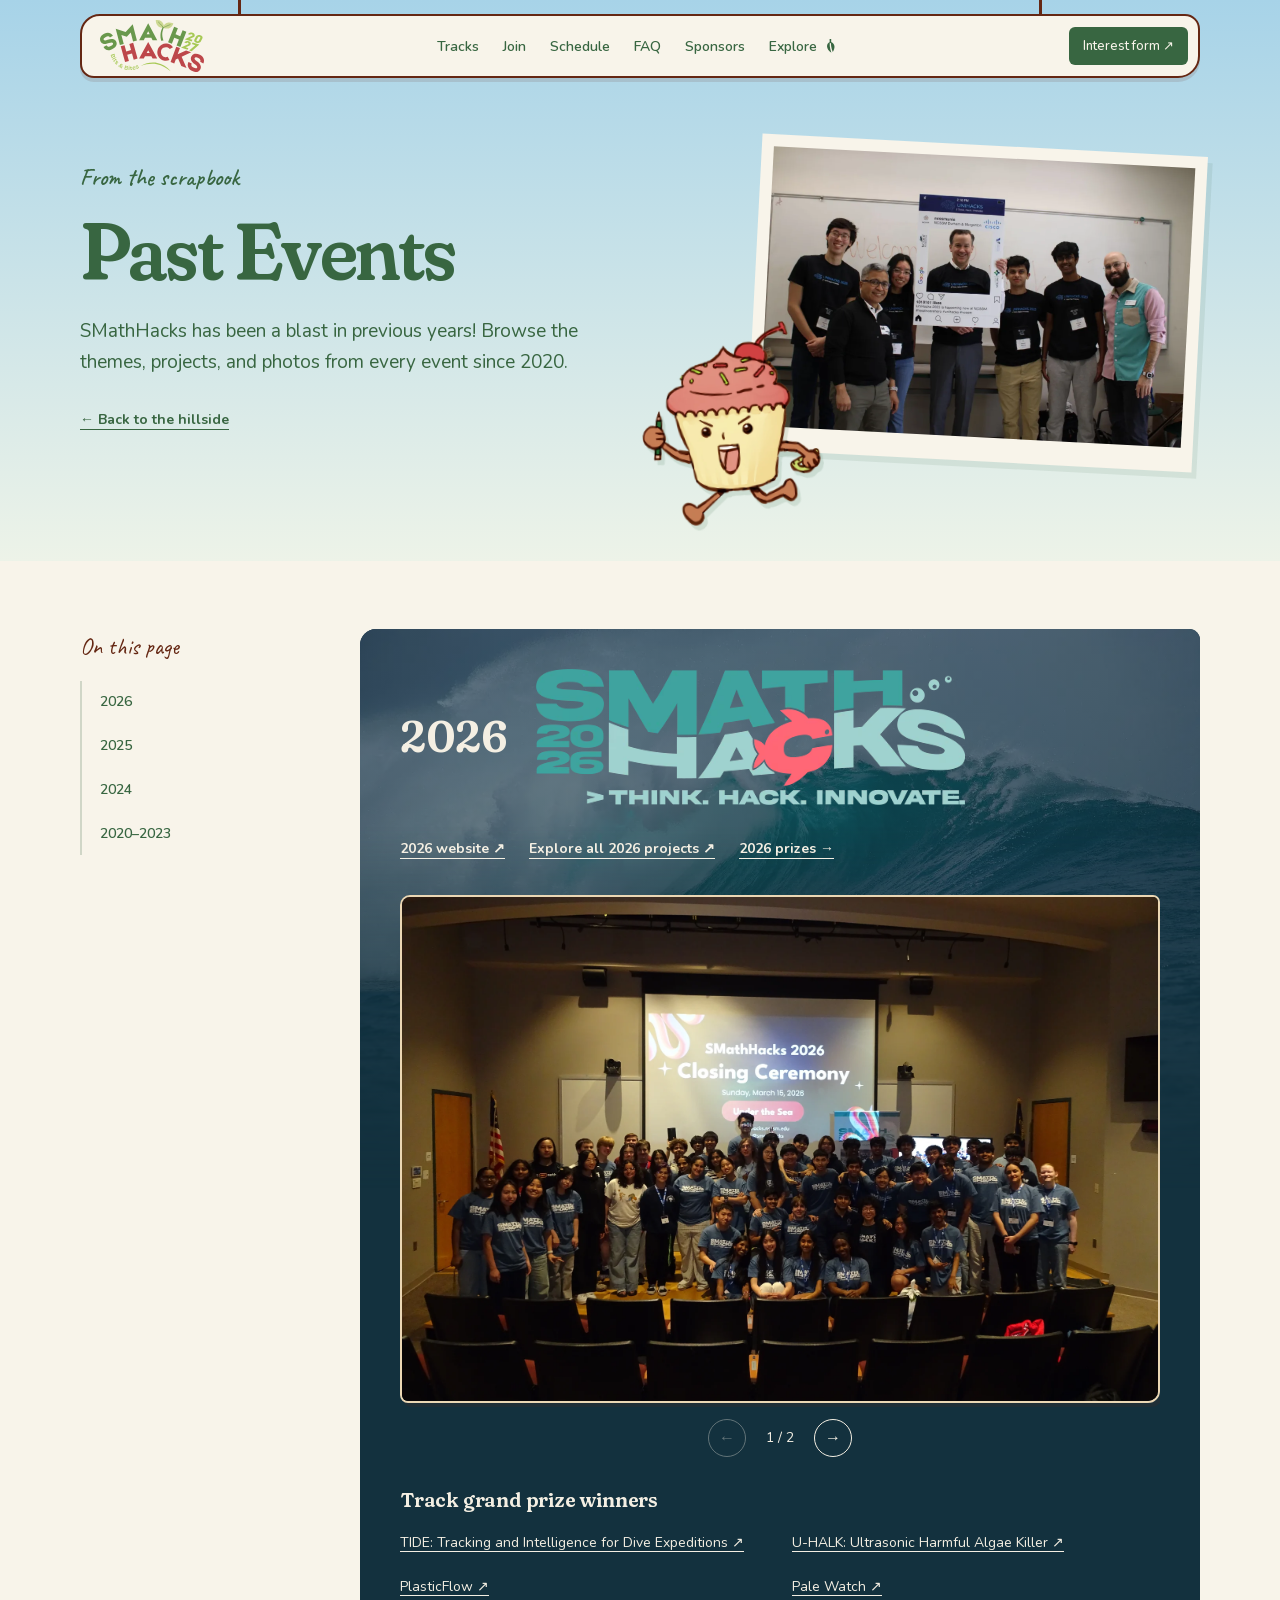
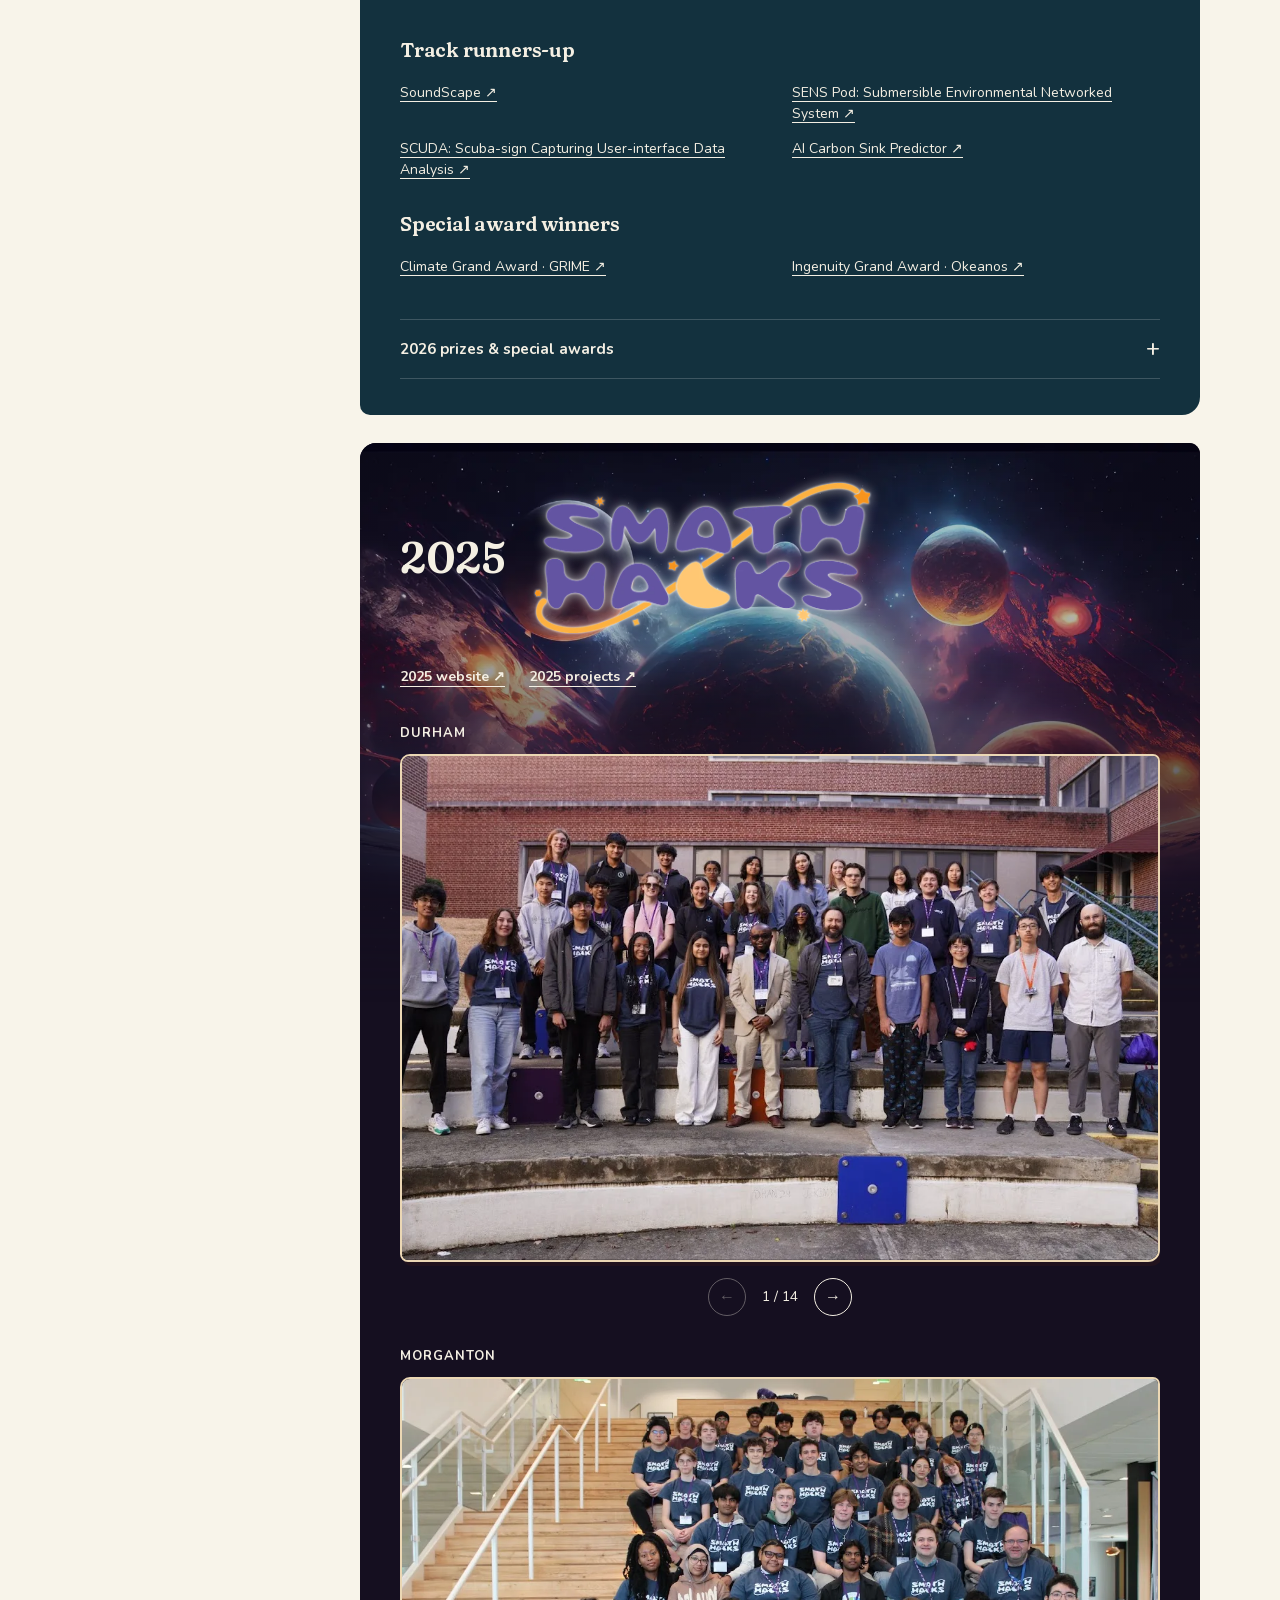
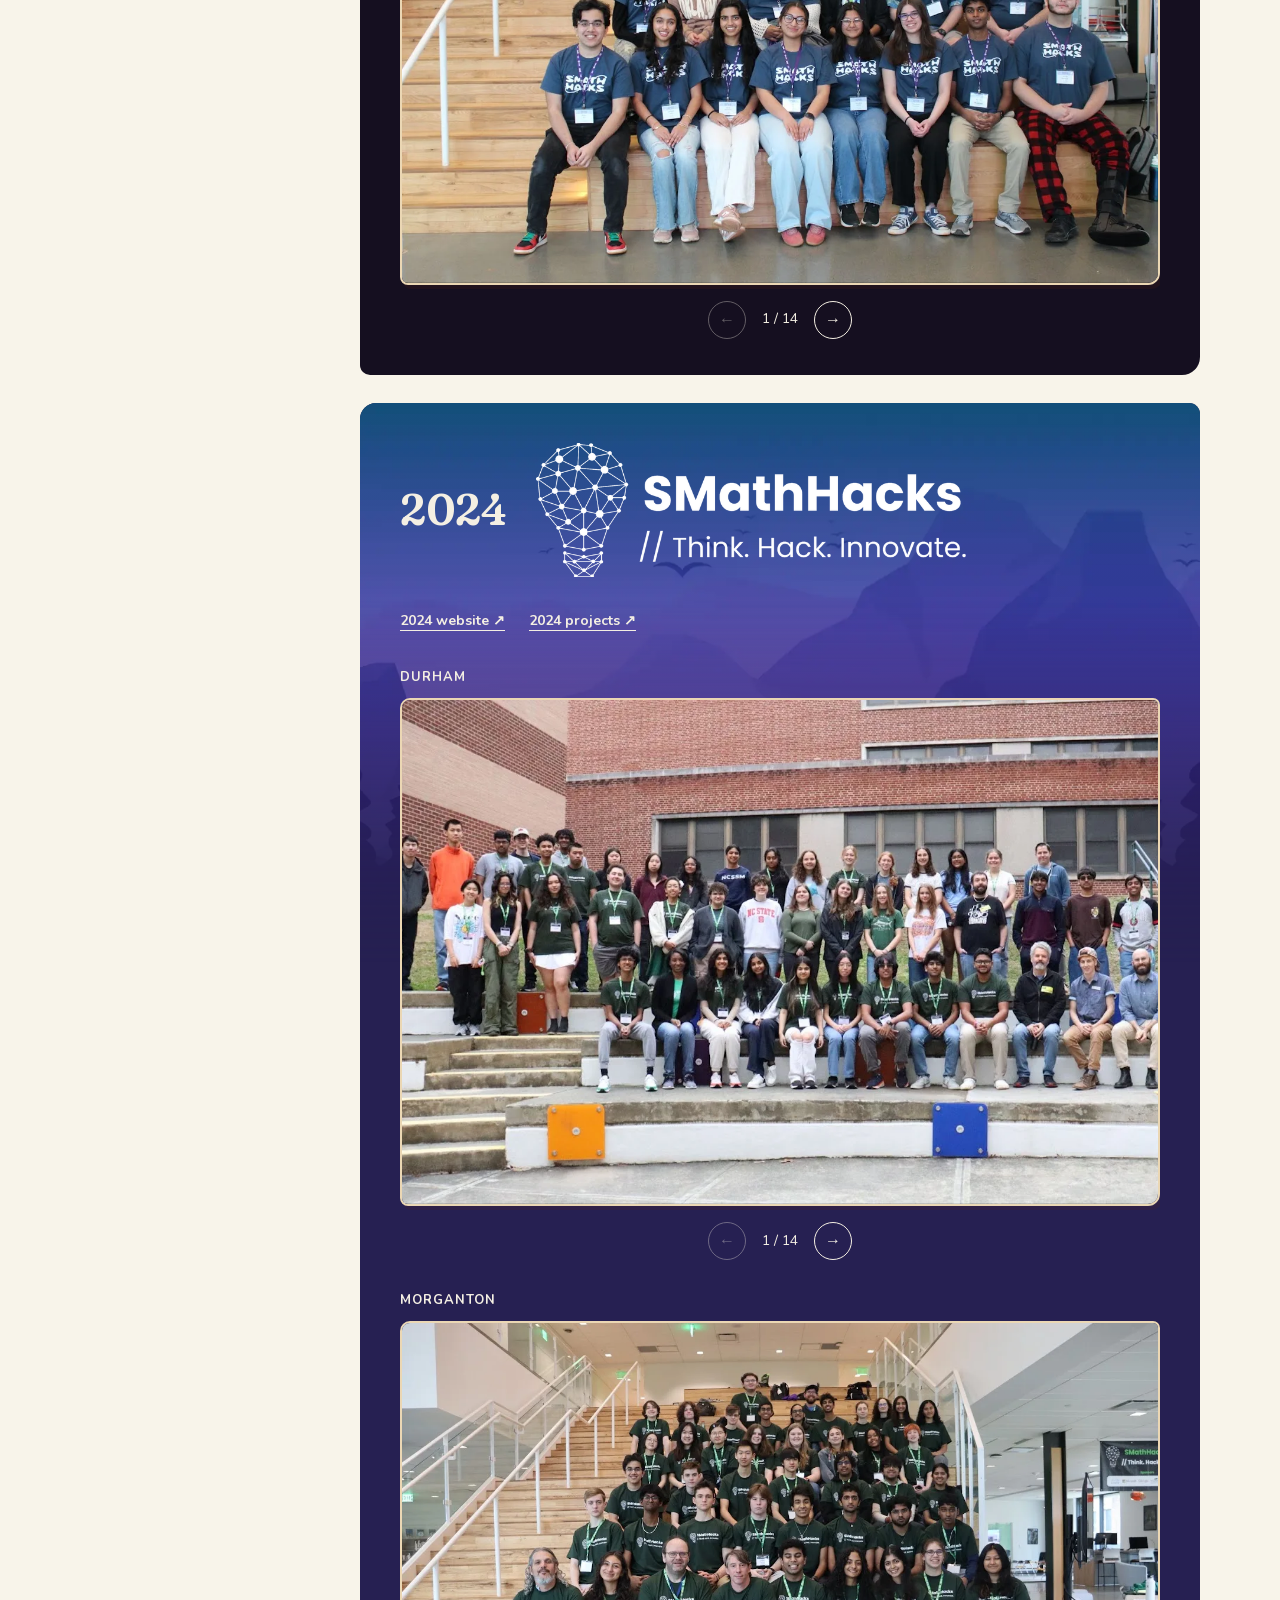
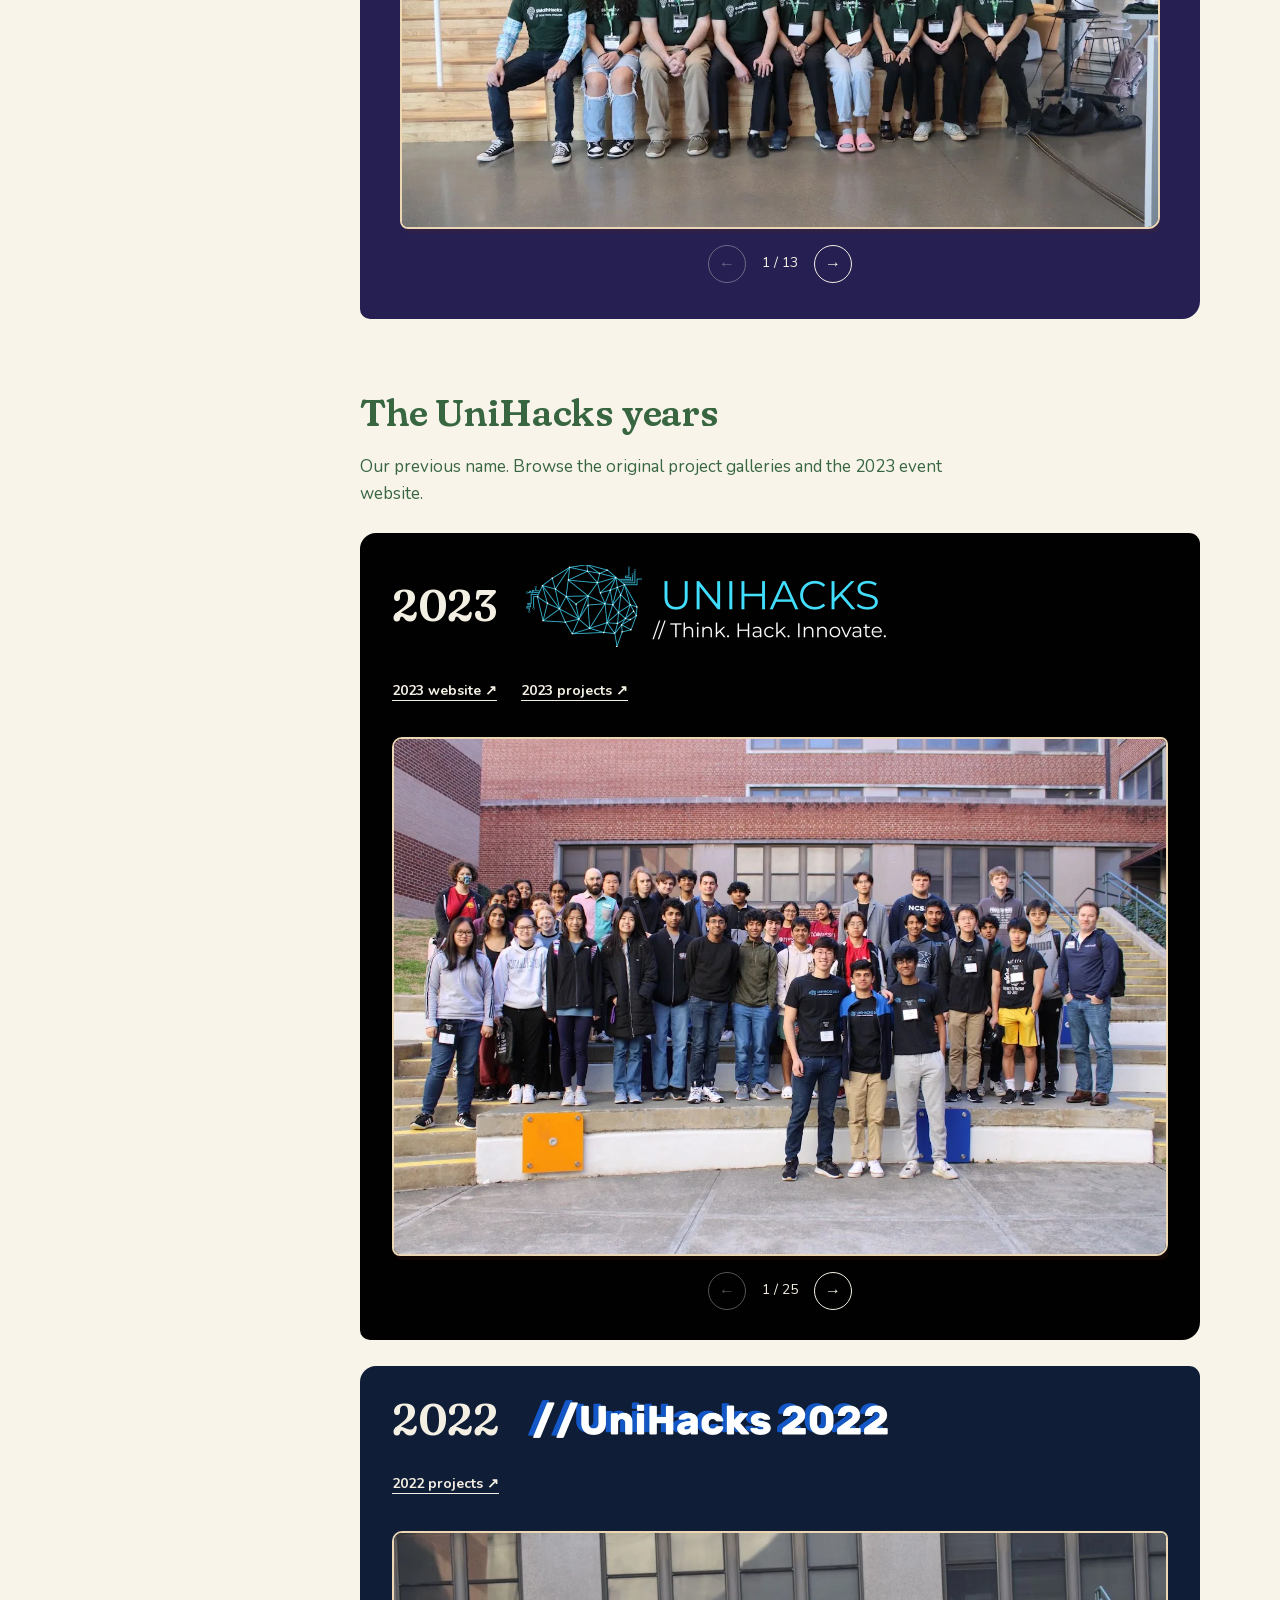
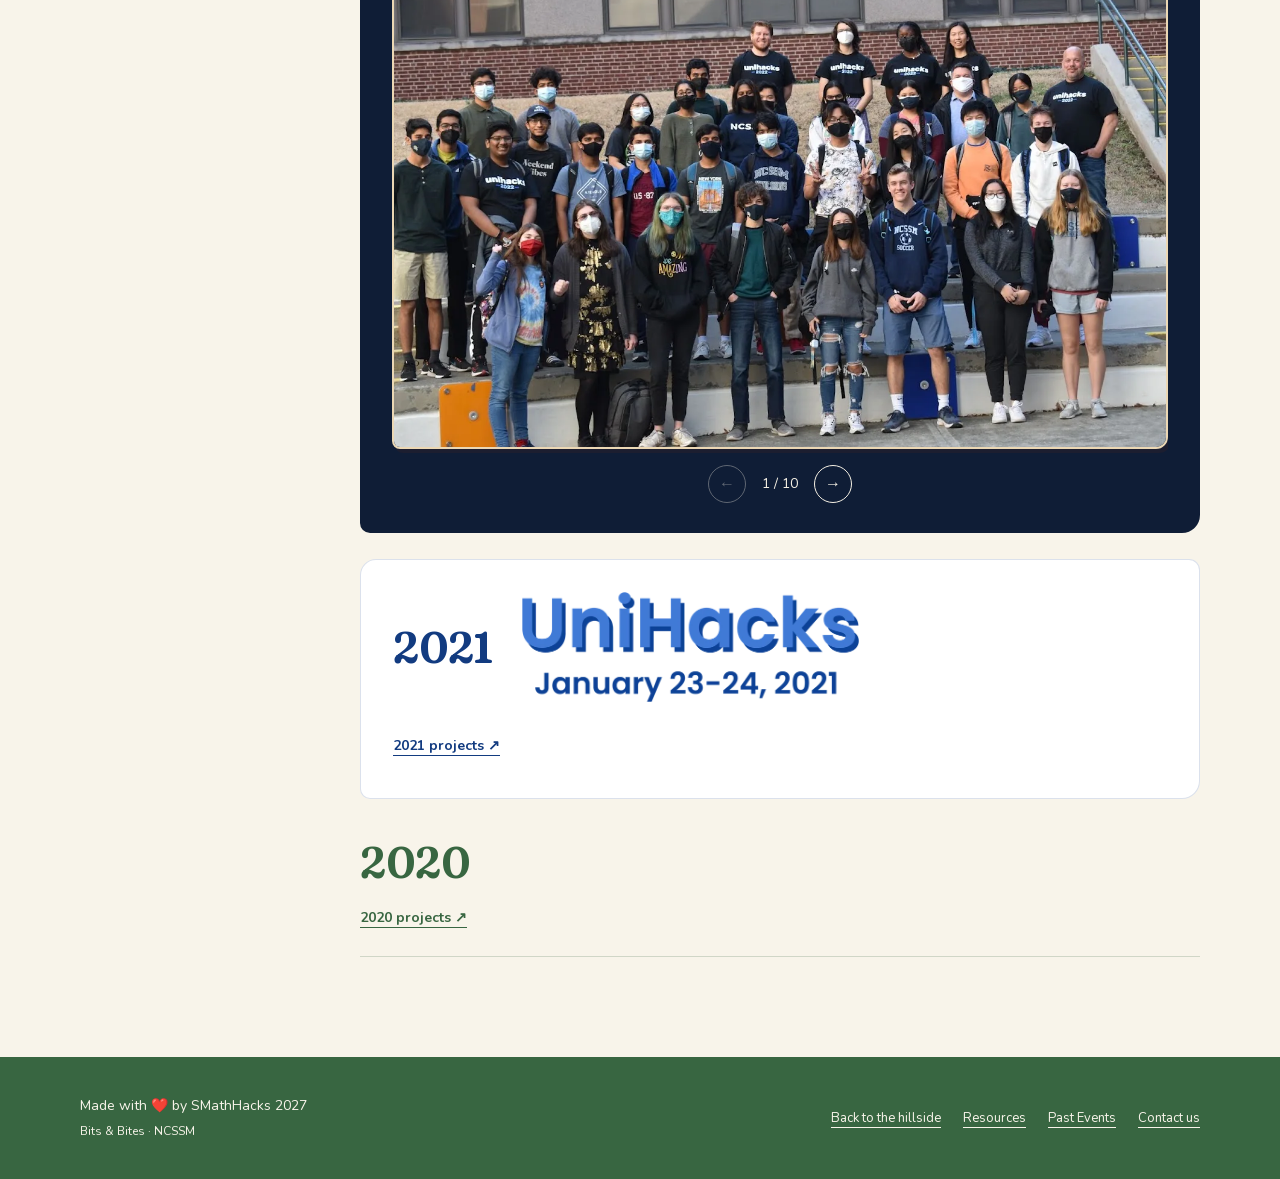
<file: past-events.html>
<!doctype html>
<html lang="en">
<head>
  <meta charset="utf-8">
  <meta name="viewport" content="width=device-width, initial-scale=1">
  <meta name="theme-color" content="#F8F4EA">
  <meta name="description" content="Explore SMathHacks and UniHacks from 2020 through 2026, with project galleries, winning hacks, and event memories.">
  <title>Past Events | SMathHacks 2027</title>
  <link rel="icon" type="image/svg+xml" href="assets/logo/smathhacks-full-color.svg">
  <link rel="stylesheet" href="hillside.css?v=assets-tidy">
  <link rel="stylesheet" href="navigation.css?v=speakers-tba">
  <link rel="stylesheet" href="carousel.css?v=framed">
  <link rel="stylesheet" href="support.css?v=carousel-split">
  <link rel="stylesheet" href="photo-viewer.css">
</head>
<body class="support-page">
  <a class="skip-link" href="#main">Skip to content</a>
  <header class="site-header">
    <a class="brand" href="index.html#top" aria-label="SMathHacks 2027 home"><img src="assets/logo/smathhacks-full-color.svg" alt="SMathHacks 2027, Bits and Bites" width="1772" height="884"></a>
    <button class="menu-toggle" type="button" aria-expanded="false" aria-controls="primary-navigation" hidden>Menu</button>
    <nav class="site-nav" id="primary-navigation" aria-label="Primary navigation">
      <a href="index.html#tracks">Tracks</a><a href="index.html#details">Join</a><a href="index.html#schedule">Schedule</a><a href="index.html#faq">FAQ</a><a href="index.html#sponsors">Sponsors</a>
      <details class="explore-menu"><summary>Explore</summary><div class="explore-panel"><a href="resources.html">Resources</a><a href="entrepreneurship-in-nc.html">Entrepreneurship in NC</a><a href="past-events.html" aria-current="page">Past Events</a><span class="explore-soon" aria-disabled="true">Speakers &amp; Partners <small>TBD</small></span></div></details>
    </nav>
    <div class="header-status" data-register="header"><a href="index.html#updates">Interest form soon</a></div>
  </header>
  <main id="main">
    <div class="page-hero"><div class="page-hero-inner"><div>
      <p class="eyebrow">From the scrapbook</p>
      <h1>Past Events</h1>
      <p class="page-intro">SMathHacks has been a blast in previous years! Browse the themes, projects, and photos from every event since 2020.</p>
      <a class="back-to-trail" href="index.html">← Back to the hillside</a>
    </div><div class="hero-memory-wrap"><figure class="hero-memory"><img src="assets/past-events/unihacks-2023-photo-frame.webp" alt="UniHacks 2023 organizers and guests in event shirts gather around a giant social-media photo frame." width="1200" height="800"></figure><img class="hero-memory-character" src="assets/hillside/bite-master.webp" alt="" width="480" height="540"></div></div></div>
    <div class="reading-layout">
      <aside class="page-index"><p>On this page</p><nav aria-label="On this page"><a href="#event-2026">2026</a><a href="#event-2025">2025</a><a href="#event-2024">2024</a><a href="#earlier-events">2020–2023</a></nav></aside>
      <div class="page-content">
      <section class="year-panel year-2026" id="event-2026" aria-labelledby="event-2026-title"><header class="year-head"><h2 id="event-2026-title" class="year-num">2026<span class="sr-only">: Under the Sea</span></h2><img class="year-logo" src="assets/past-events/logos/smathhacks-2026.webp" alt="SMathHacks 2026 logo" width="511" height="162"></header><div class="inline-links"><a href="https://sites.google.com/ncssm.edu/smathhacks2026/home">2026 website ↗</a><a href="https://smathhacks-2026.devpost.com/">Explore all 2026 projects ↗</a><a href="#prizes-2026">2026 prizes →</a></div><div class="carousel" id="photos-2026" role="region" aria-roledescription="carousel" aria-label="2026 photos" data-photo-group="2026"><div class="carousel-track" tabindex="0"><figure class="carousel-slide" role="group" aria-roledescription="slide" aria-label="1 of 2"><a href="assets/gallery/closing-ceremony-2026.webp" aria-label="View full photo: Participants gathered in an auditorium for the SMathHacks 2026 closing ceremony."><img src="assets/gallery/closing-ceremony-2026.webp" alt="Participants gathered in an auditorium for the SMathHacks 2026 closing ceremony." width="1920" height="1440" loading="lazy"></a></figure><figure class="carousel-slide" role="group" aria-roledescription="slide" aria-label="2 of 2"><a href="assets/gallery/smathhacks-staircase.webp" aria-label="View full photo: Participants in blue event shirts gathered on a staircase in Morganton."><img src="assets/gallery/smathhacks-staircase.webp" alt="Participants in blue event shirts gathered on a staircase in Morganton." width="1920" height="1280" loading="lazy"></a></figure></div><div class="carousel-controls" hidden><button type="button" class="carousel-prev" aria-label="Previous photo">←</button><p class="carousel-count" aria-live="polite">1 / 2</p><button type="button" class="carousel-next" aria-label="Next photo">→</button></div></div><div class="winners"><h3>Track grand prize winners</h3><ul class="winner-links"><li><a href="https://devpost.com/software/tide-tracking-and-intelligence-for-dive-expeditions">TIDE: Tracking and Intelligence for Dive Expeditions ↗</a></li><li><a href="https://devpost.com/software/u-halk-ultrasonic-harmful-algae-killer">U-HALK: Ultrasonic Harmful Algae Killer ↗</a></li><li><a href="https://devpost.com/software/plasticflow">PlasticFlow ↗</a></li><li><a href="https://devpost.com/software/pale-watch">Pale Watch ↗</a></li></ul><h3>Track runners-up</h3><ul class="winner-links"><li><a href="https://devpost.com/software/soundscape-wnlqdv">SoundScape ↗</a></li><li><a href="https://devpost.com/software/sens-pod-submersible-environmental-networked-system">SENS Pod: Submersible Environmental Networked System ↗</a></li><li><a href="https://devpost.com/software/scuda-scuba-sign-capturing-user-interface-data-analysis">SCUDA: Scuba-sign Capturing User-interface Data Analysis ↗</a></li><li><a href="https://devpost.com/software/ai-carbon-sink-predictor">AI Carbon Sink Predictor ↗</a></li></ul><h3>Special award winners</h3><ul class="winner-links"><li><a href="https://devpost.com/software/grime-garbage-river-interception-modeling-engine">Climate Grand Award · GRIME ↗</a></li><li><a href="https://devpost.com/software/okeanos">Ingenuity Grand Award · Okeanos ↗</a></li></ul></div><div class="archive-albums"><details id="prizes-2026"><summary>2026 prizes &amp; special awards</summary><div class="archived-prize-details"><div id="prize-table-2026" aria-labelledby="prizes-2026-title">
        <h3 id="prizes-2026-title">From the 2026 prize table</h3>
        <p class="section-intro">A look back at Under the Sea. These are historical awards, not the 2027 prize lineup.</p>
        <table class="prize-table"><caption class="sr-only">Archived SMathHacks 2026 track prizes</caption><thead><tr><th scope="col">2026 track</th><th scope="col">Grand prize</th><th scope="col">Runner-up prize</th></tr></thead><tbody>
          <tr><th scope="row">Interface Design</th><td>Wacom Intuos Graphics Drawing Tablet</td><td>Amazon Echo Pop</td></tr>
          <tr><th scope="row">Hardware</th><td>FHD 1080P Portable Monitor</td><td>Mini Drone</td></tr>
          <tr><th scope="row">Data Science</th><td>Sony Headphones</td><td>JBL Speaker</td></tr>
          <tr><th scope="row">AI &amp; Machine Learning</th><td>Magcubic Mini Projector</td><td>AULA Keyboard</td></tr>
        </tbody></table>
        <p class="quiet-note">In 2026, each winning team received one track prize per team member.</p>
        <div class="inline-links"><a href="https://docs.google.com/document/d/1O5W5R62sP-288H4_ejHX49mINS7m3eDJJb0hTgUiyIo/edit?usp=sharing">2026 track guide ↗</a></div>
      </div>
<div id="special-awards" aria-labelledby="special-awards-title">
        <h3 id="special-awards-title">2026 special awards</h3>
        <div class="award-list"><div><h4>Ingenuity Award</h4><strong>Up to 4 NVIDIA SHIELDs</strong><p>Recognized an innovative, feasible response to an ocean-related need, with evidence of its potential impact.</p></div><div><h4>Best Climate Aware Solution</h4><strong>Up to 4 NVIDIA SHIELDs</strong><p>Recognized a project addressing an environmental need with a detailed solution and potential climate impact.</p></div></div>
        <p class="quiet-note">These 2026 special awards could be won alongside a track prize.</p>
      </div></div></details></div></section>
      <section class="year-panel year-2025" id="event-2025" aria-labelledby="event-2025-title"><header class="year-head"><h2 id="event-2025-title" class="year-num">2025<span class="sr-only">: Space &amp; Aeronautics</span></h2><img class="year-logo" src="assets/past-events/logos/smathhacks-2025.webp" alt="SMathHacks 2025 logo" width="720" height="323"></header><div class="inline-links"><a href="https://sites.google.com/ncssm.edu/smathhacks2025">2025 website ↗</a><a href="https://smathhacks-2025.devpost.com/">2025 projects ↗</a></div><div class="campus-carousels"><div class="carousel" id="photos-2025-durham" role="region" aria-roledescription="carousel" aria-label="2025 Durham photos" data-photo-group="2025 · Durham"><p class="carousel-label">Durham</p><div class="carousel-track" tabindex="0"><figure class="carousel-slide" role="group" aria-roledescription="slide" aria-label="1 of 14"><a href="assets/past-events/photos/2025-01.webp" aria-label="View full photo: Durham photo 1 from the 2025 hackathon."><img src="assets/past-events/photos/2025-01.webp" alt="Durham photo 1 from the 2025 hackathon." width="1280" height="720" loading="lazy"></a></figure><figure class="carousel-slide" role="group" aria-roledescription="slide" aria-label="2 of 14"><a href="assets/past-events/photos/2025-02.webp" aria-label="View full photo: Durham photo 2 from the 2025 hackathon."><img src="assets/past-events/photos/2025-02.webp" alt="Durham photo 2 from the 2025 hackathon." width="960" height="1280" loading="lazy"></a></figure><figure class="carousel-slide" role="group" aria-roledescription="slide" aria-label="3 of 14"><a href="assets/past-events/photos/2025-03.webp" aria-label="View full photo: Durham photo 3 from the 2025 hackathon."><img src="assets/past-events/photos/2025-03.webp" alt="Durham photo 3 from the 2025 hackathon." width="1280" height="720" loading="lazy"></a></figure><figure class="carousel-slide" role="group" aria-roledescription="slide" aria-label="4 of 14"><a href="assets/past-events/photos/2025-04.webp" aria-label="View full photo: Durham photo 4 from the 2025 hackathon."><img src="assets/past-events/photos/2025-04.webp" alt="Durham photo 4 from the 2025 hackathon." width="720" height="1280" loading="lazy"></a></figure><figure class="carousel-slide" role="group" aria-roledescription="slide" aria-label="5 of 14"><a href="assets/past-events/photos/2025-05.webp" aria-label="View full photo: Durham photo 5 from the 2025 hackathon."><img src="assets/past-events/photos/2025-05.webp" alt="Durham photo 5 from the 2025 hackathon." width="1280" height="720" loading="lazy"></a></figure><figure class="carousel-slide" role="group" aria-roledescription="slide" aria-label="6 of 14"><a href="assets/past-events/photos/2025-06.webp" aria-label="View full photo: Durham photo 6 from the 2025 hackathon."><img src="assets/past-events/photos/2025-06.webp" alt="Durham photo 6 from the 2025 hackathon." width="1280" height="720" loading="lazy"></a></figure><figure class="carousel-slide" role="group" aria-roledescription="slide" aria-label="7 of 14"><a href="assets/past-events/photos/2025-07.webp" aria-label="View full photo: Durham photo 7 from the 2025 hackathon."><img src="assets/past-events/photos/2025-07.webp" alt="Durham photo 7 from the 2025 hackathon." width="720" height="1280" loading="lazy"></a></figure><figure class="carousel-slide" role="group" aria-roledescription="slide" aria-label="8 of 14"><a href="assets/past-events/photos/2025-08.webp" aria-label="View full photo: Durham photo 8 from the 2025 hackathon."><img src="assets/past-events/photos/2025-08.webp" alt="Durham photo 8 from the 2025 hackathon." width="1280" height="720" loading="lazy"></a></figure><figure class="carousel-slide" role="group" aria-roledescription="slide" aria-label="9 of 14"><a href="assets/past-events/photos/2025-09.webp" aria-label="View full photo: Durham photo 9 from the 2025 hackathon."><img src="assets/past-events/photos/2025-09.webp" alt="Durham photo 9 from the 2025 hackathon." width="1280" height="720" loading="lazy"></a></figure><figure class="carousel-slide" role="group" aria-roledescription="slide" aria-label="10 of 14"><a href="assets/past-events/photos/2025-10.webp" aria-label="View full photo: Durham photo 10 from the 2025 hackathon."><img src="assets/past-events/photos/2025-10.webp" alt="Durham photo 10 from the 2025 hackathon." width="720" height="1280" loading="lazy"></a></figure><figure class="carousel-slide" role="group" aria-roledescription="slide" aria-label="11 of 14"><a href="assets/past-events/photos/2025-11.webp" aria-label="View full photo: Durham photo 11 from the 2025 hackathon."><img src="assets/past-events/photos/2025-11.webp" alt="Durham photo 11 from the 2025 hackathon." width="1280" height="720" loading="lazy"></a></figure><figure class="carousel-slide" role="group" aria-roledescription="slide" aria-label="12 of 14"><a href="assets/past-events/photos/2025-12.webp" aria-label="View full photo: Durham photo 12 from the 2025 hackathon."><img src="assets/past-events/photos/2025-12.webp" alt="Durham photo 12 from the 2025 hackathon." width="1280" height="720" loading="lazy"></a></figure><figure class="carousel-slide" role="group" aria-roledescription="slide" aria-label="13 of 14"><a href="assets/past-events/photos/2025-13.webp" aria-label="View full photo: Durham photo 13 from the 2025 hackathon."><img src="assets/past-events/photos/2025-13.webp" alt="Durham photo 13 from the 2025 hackathon." width="1280" height="721" loading="lazy"></a></figure><figure class="carousel-slide" role="group" aria-roledescription="slide" aria-label="14 of 14"><a href="assets/past-events/photos/2025-14.webp" aria-label="View full photo: Durham photo 14 from the 2025 hackathon."><img src="assets/past-events/photos/2025-14.webp" alt="Durham photo 14 from the 2025 hackathon." width="1280" height="721" loading="lazy"></a></figure></div><div class="carousel-controls" hidden><button type="button" class="carousel-prev" aria-label="Previous photo">←</button><p class="carousel-count" aria-live="polite">1 / 14</p><button type="button" class="carousel-next" aria-label="Next photo">→</button></div></div><div class="carousel" id="photos-2025-morganton" role="region" aria-roledescription="carousel" aria-label="2025 Morganton photos" data-photo-group="2025 · Morganton"><p class="carousel-label">Morganton</p><div class="carousel-track" tabindex="0"><figure class="carousel-slide" role="group" aria-roledescription="slide" aria-label="1 of 14"><a href="assets/past-events/photos/2025-15.webp" aria-label="View full photo: Morganton photo 15 from the 2025 hackathon."><img src="assets/past-events/photos/2025-15.webp" alt="Morganton photo 15 from the 2025 hackathon." width="1280" height="854" loading="lazy"></a></figure><figure class="carousel-slide" role="group" aria-roledescription="slide" aria-label="2 of 14"><a href="assets/past-events/photos/2025-16.webp" aria-label="View full photo: Morganton photo 16 from the 2025 hackathon."><img src="assets/past-events/photos/2025-16.webp" alt="Morganton photo 16 from the 2025 hackathon." width="1280" height="853" loading="lazy"></a></figure><figure class="carousel-slide" role="group" aria-roledescription="slide" aria-label="3 of 14"><a href="assets/past-events/photos/2025-17.webp" aria-label="View full photo: Morganton photo 17 from the 2025 hackathon."><img src="assets/past-events/photos/2025-17.webp" alt="Morganton photo 17 from the 2025 hackathon." width="1280" height="853" loading="lazy"></a></figure><figure class="carousel-slide" role="group" aria-roledescription="slide" aria-label="4 of 14"><a href="assets/past-events/photos/2025-18.webp" aria-label="View full photo: Morganton photo 18 from the 2025 hackathon."><img src="assets/past-events/photos/2025-18.webp" alt="Morganton photo 18 from the 2025 hackathon." width="1280" height="853" loading="lazy"></a></figure><figure class="carousel-slide" role="group" aria-roledescription="slide" aria-label="5 of 14"><a href="assets/past-events/photos/2025-19.webp" aria-label="View full photo: Morganton photo 19 from the 2025 hackathon."><img src="assets/past-events/photos/2025-19.webp" alt="Morganton photo 19 from the 2025 hackathon." width="1280" height="853" loading="lazy"></a></figure><figure class="carousel-slide" role="group" aria-roledescription="slide" aria-label="6 of 14"><a href="assets/past-events/photos/2025-20.webp" aria-label="View full photo: Morganton photo 20 from the 2025 hackathon."><img src="assets/past-events/photos/2025-20.webp" alt="Morganton photo 20 from the 2025 hackathon." width="1280" height="853" loading="lazy"></a></figure><figure class="carousel-slide" role="group" aria-roledescription="slide" aria-label="7 of 14"><a href="assets/past-events/photos/2025-21.webp" aria-label="View full photo: Morganton photo 21 from the 2025 hackathon."><img src="assets/past-events/photos/2025-21.webp" alt="Morganton photo 21 from the 2025 hackathon." width="1280" height="853" loading="lazy"></a></figure><figure class="carousel-slide" role="group" aria-roledescription="slide" aria-label="8 of 14"><a href="assets/past-events/photos/2025-22.webp" aria-label="View full photo: Morganton photo 22 from the 2025 hackathon."><img src="assets/past-events/photos/2025-22.webp" alt="Morganton photo 22 from the 2025 hackathon." width="1280" height="853" loading="lazy"></a></figure><figure class="carousel-slide" role="group" aria-roledescription="slide" aria-label="9 of 14"><a href="assets/past-events/photos/2025-23.webp" aria-label="View full photo: Morganton photo 23 from the 2025 hackathon."><img src="assets/past-events/photos/2025-23.webp" alt="Morganton photo 23 from the 2025 hackathon." width="1280" height="853" loading="lazy"></a></figure><figure class="carousel-slide" role="group" aria-roledescription="slide" aria-label="10 of 14"><a href="assets/past-events/photos/2025-24.webp" aria-label="View full photo: Morganton photo 24 from the 2025 hackathon."><img src="assets/past-events/photos/2025-24.webp" alt="Morganton photo 24 from the 2025 hackathon." width="1280" height="853" loading="lazy"></a></figure><figure class="carousel-slide" role="group" aria-roledescription="slide" aria-label="11 of 14"><a href="assets/past-events/photos/2025-25.webp" aria-label="View full photo: Morganton photo 25 from the 2025 hackathon."><img src="assets/past-events/photos/2025-25.webp" alt="Morganton photo 25 from the 2025 hackathon." width="1280" height="853" loading="lazy"></a></figure><figure class="carousel-slide" role="group" aria-roledescription="slide" aria-label="12 of 14"><a href="assets/past-events/photos/2025-26.webp" aria-label="View full photo: Morganton photo 26 from the 2025 hackathon."><img src="assets/past-events/photos/2025-26.webp" alt="Morganton photo 26 from the 2025 hackathon." width="1280" height="853" loading="lazy"></a></figure><figure class="carousel-slide" role="group" aria-roledescription="slide" aria-label="13 of 14"><a href="assets/past-events/photos/2025-27.webp" aria-label="View full photo: Morganton photo 27 from the 2025 hackathon."><img src="assets/past-events/photos/2025-27.webp" alt="Morganton photo 27 from the 2025 hackathon." width="1280" height="853" loading="lazy"></a></figure><figure class="carousel-slide" role="group" aria-roledescription="slide" aria-label="14 of 14"><a href="assets/past-events/photos/2025-28.webp" aria-label="View full photo: Morganton photo 28 from the 2025 hackathon."><img src="assets/past-events/photos/2025-28.webp" alt="Morganton photo 28 from the 2025 hackathon." width="1280" height="853" loading="lazy"></a></figure></div><div class="carousel-controls" hidden><button type="button" class="carousel-prev" aria-label="Previous photo">←</button><p class="carousel-count" aria-live="polite">1 / 14</p><button type="button" class="carousel-next" aria-label="Next photo">→</button></div></div></div></section>
      <section class="year-panel year-2024" id="event-2024" aria-labelledby="event-2024-title"><header class="year-head"><h2 id="event-2024-title" class="year-num">2024<span class="sr-only">: Environment</span></h2><img class="year-logo" src="assets/past-events/logos/smathhacks-2024.webp" alt="SMathHacks 2024 logo" width="720" height="225"></header><div class="inline-links"><a href="https://sites.google.com/ncssm.edu/smathhacks-2024">2024 website ↗</a><a href="https://smathhacks-2024.devpost.com/">2024 projects ↗</a></div><div class="campus-carousels"><div class="carousel" id="photos-2024-durham" role="region" aria-roledescription="carousel" aria-label="2024 Durham photos" data-photo-group="2024 · Durham"><p class="carousel-label">Durham</p><div class="carousel-track" tabindex="0"><figure class="carousel-slide" role="group" aria-roledescription="slide" aria-label="1 of 14"><a href="assets/past-events/photos/2024-01.webp" aria-label="View full photo: Durham photo 1 from the 2024 hackathon."><img src="assets/past-events/photos/2024-01.webp" alt="Durham photo 1 from the 2024 hackathon." width="1280" height="718" loading="lazy"></a></figure><figure class="carousel-slide" role="group" aria-roledescription="slide" aria-label="2 of 14"><a href="assets/past-events/photos/2024-02.webp" aria-label="View full photo: Durham photo 2 from the 2024 hackathon."><img src="assets/past-events/photos/2024-02.webp" alt="Durham photo 2 from the 2024 hackathon." width="1280" height="853" loading="lazy"></a></figure><figure class="carousel-slide" role="group" aria-roledescription="slide" aria-label="3 of 14"><a href="assets/past-events/photos/2024-03.webp" aria-label="View full photo: Durham photo 3 from the 2024 hackathon."><img src="assets/past-events/photos/2024-03.webp" alt="Durham photo 3 from the 2024 hackathon." width="1280" height="853" loading="lazy"></a></figure><figure class="carousel-slide" role="group" aria-roledescription="slide" aria-label="4 of 14"><a href="assets/past-events/photos/2024-04.webp" aria-label="View full photo: Durham photo 4 from the 2024 hackathon."><img src="assets/past-events/photos/2024-04.webp" alt="Durham photo 4 from the 2024 hackathon." width="1280" height="853" loading="lazy"></a></figure><figure class="carousel-slide" role="group" aria-roledescription="slide" aria-label="5 of 14"><a href="assets/past-events/photos/2024-05.webp" aria-label="View full photo: Durham photo 5 from the 2024 hackathon."><img src="assets/past-events/photos/2024-05.webp" alt="Durham photo 5 from the 2024 hackathon." width="1280" height="853" loading="lazy"></a></figure><figure class="carousel-slide" role="group" aria-roledescription="slide" aria-label="6 of 14"><a href="assets/past-events/photos/2024-06.webp" aria-label="View full photo: Durham photo 6 from the 2024 hackathon."><img src="assets/past-events/photos/2024-06.webp" alt="Durham photo 6 from the 2024 hackathon." width="1280" height="853" loading="lazy"></a></figure><figure class="carousel-slide" role="group" aria-roledescription="slide" aria-label="7 of 14"><a href="assets/past-events/photos/2024-07.webp" aria-label="View full photo: Durham photo 7 from the 2024 hackathon."><img src="assets/past-events/photos/2024-07.webp" alt="Durham photo 7 from the 2024 hackathon." width="1280" height="853" loading="lazy"></a></figure><figure class="carousel-slide" role="group" aria-roledescription="slide" aria-label="8 of 14"><a href="assets/past-events/photos/2024-08.webp" aria-label="View full photo: Durham photo 8 from the 2024 hackathon."><img src="assets/past-events/photos/2024-08.webp" alt="Durham photo 8 from the 2024 hackathon." width="1280" height="853" loading="lazy"></a></figure><figure class="carousel-slide" role="group" aria-roledescription="slide" aria-label="9 of 14"><a href="assets/past-events/photos/2024-09.webp" aria-label="View full photo: Durham photo 9 from the 2024 hackathon."><img src="assets/past-events/photos/2024-09.webp" alt="Durham photo 9 from the 2024 hackathon." width="1280" height="853" loading="lazy"></a></figure><figure class="carousel-slide" role="group" aria-roledescription="slide" aria-label="10 of 14"><a href="assets/past-events/photos/2024-10.webp" aria-label="View full photo: Durham photo 10 from the 2024 hackathon."><img src="assets/past-events/photos/2024-10.webp" alt="Durham photo 10 from the 2024 hackathon." width="1280" height="853" loading="lazy"></a></figure><figure class="carousel-slide" role="group" aria-roledescription="slide" aria-label="11 of 14"><a href="assets/past-events/photos/2024-11.webp" aria-label="View full photo: Durham photo 11 from the 2024 hackathon."><img src="assets/past-events/photos/2024-11.webp" alt="Durham photo 11 from the 2024 hackathon." width="1280" height="853" loading="lazy"></a></figure><figure class="carousel-slide" role="group" aria-roledescription="slide" aria-label="12 of 14"><a href="assets/past-events/photos/2024-12.webp" aria-label="View full photo: Durham photo 12 from the 2024 hackathon."><img src="assets/past-events/photos/2024-12.webp" alt="Durham photo 12 from the 2024 hackathon." width="1280" height="853" loading="lazy"></a></figure><figure class="carousel-slide" role="group" aria-roledescription="slide" aria-label="13 of 14"><a href="assets/past-events/photos/2024-13.webp" aria-label="View full photo: Durham photo 13 from the 2024 hackathon."><img src="assets/past-events/photos/2024-13.webp" alt="Durham photo 13 from the 2024 hackathon." width="1280" height="853" loading="lazy"></a></figure><figure class="carousel-slide" role="group" aria-roledescription="slide" aria-label="14 of 14"><a href="assets/past-events/photos/2024-14.webp" aria-label="View full photo: Durham photo 14 from the 2024 hackathon."><img src="assets/past-events/photos/2024-14.webp" alt="Durham photo 14 from the 2024 hackathon." width="1280" height="853" loading="lazy"></a></figure></div><div class="carousel-controls" hidden><button type="button" class="carousel-prev" aria-label="Previous photo">←</button><p class="carousel-count" aria-live="polite">1 / 14</p><button type="button" class="carousel-next" aria-label="Next photo">→</button></div></div><div class="carousel" id="photos-2024-morganton" role="region" aria-roledescription="carousel" aria-label="2024 Morganton photos" data-photo-group="2024 · Morganton"><p class="carousel-label">Morganton</p><div class="carousel-track" tabindex="0"><figure class="carousel-slide" role="group" aria-roledescription="slide" aria-label="1 of 13"><a href="assets/past-events/photos/2024-15.webp" aria-label="View full photo: Morganton photo 15 from the 2024 hackathon."><img src="assets/past-events/photos/2024-15.webp" alt="Morganton photo 15 from the 2024 hackathon." width="1280" height="853" loading="lazy"></a></figure><figure class="carousel-slide" role="group" aria-roledescription="slide" aria-label="2 of 13"><a href="assets/past-events/photos/2024-16.webp" aria-label="View full photo: Morganton photo 16 from the 2024 hackathon."><img src="assets/past-events/photos/2024-16.webp" alt="Morganton photo 16 from the 2024 hackathon." width="1280" height="853" loading="lazy"></a></figure><figure class="carousel-slide" role="group" aria-roledescription="slide" aria-label="3 of 13"><a href="assets/past-events/photos/2024-17.webp" aria-label="View full photo: Morganton photo 17 from the 2024 hackathon."><img src="assets/past-events/photos/2024-17.webp" alt="Morganton photo 17 from the 2024 hackathon." width="1280" height="853" loading="lazy"></a></figure><figure class="carousel-slide" role="group" aria-roledescription="slide" aria-label="4 of 13"><a href="assets/past-events/photos/2024-18.webp" aria-label="View full photo: Morganton photo 18 from the 2024 hackathon."><img src="assets/past-events/photos/2024-18.webp" alt="Morganton photo 18 from the 2024 hackathon." width="1280" height="853" loading="lazy"></a></figure><figure class="carousel-slide" role="group" aria-roledescription="slide" aria-label="5 of 13"><a href="assets/past-events/photos/2024-19.webp" aria-label="View full photo: Morganton photo 19 from the 2024 hackathon."><img src="assets/past-events/photos/2024-19.webp" alt="Morganton photo 19 from the 2024 hackathon." width="1280" height="853" loading="lazy"></a></figure><figure class="carousel-slide" role="group" aria-roledescription="slide" aria-label="6 of 13"><a href="assets/past-events/photos/2024-20.webp" aria-label="View full photo: Morganton photo 20 from the 2024 hackathon."><img src="assets/past-events/photos/2024-20.webp" alt="Morganton photo 20 from the 2024 hackathon." width="1280" height="853" loading="lazy"></a></figure><figure class="carousel-slide" role="group" aria-roledescription="slide" aria-label="7 of 13"><a href="assets/past-events/photos/2024-21.webp" aria-label="View full photo: Morganton photo 21 from the 2024 hackathon."><img src="assets/past-events/photos/2024-21.webp" alt="Morganton photo 21 from the 2024 hackathon." width="1280" height="853" loading="lazy"></a></figure><figure class="carousel-slide" role="group" aria-roledescription="slide" aria-label="8 of 13"><a href="assets/past-events/photos/2024-22.webp" aria-label="View full photo: Morganton photo 22 from the 2024 hackathon."><img src="assets/past-events/photos/2024-22.webp" alt="Morganton photo 22 from the 2024 hackathon." width="1280" height="853" loading="lazy"></a></figure><figure class="carousel-slide" role="group" aria-roledescription="slide" aria-label="9 of 13"><a href="assets/past-events/photos/2024-23.webp" aria-label="View full photo: Morganton photo 23 from the 2024 hackathon."><img src="assets/past-events/photos/2024-23.webp" alt="Morganton photo 23 from the 2024 hackathon." width="1280" height="853" loading="lazy"></a></figure><figure class="carousel-slide" role="group" aria-roledescription="slide" aria-label="10 of 13"><a href="assets/past-events/photos/2024-24.webp" aria-label="View full photo: Morganton photo 24 from the 2024 hackathon."><img src="assets/past-events/photos/2024-24.webp" alt="Morganton photo 24 from the 2024 hackathon." width="1280" height="853" loading="lazy"></a></figure><figure class="carousel-slide" role="group" aria-roledescription="slide" aria-label="11 of 13"><a href="assets/past-events/photos/2024-25.webp" aria-label="View full photo: Morganton photo 25 from the 2024 hackathon."><img src="assets/past-events/photos/2024-25.webp" alt="Morganton photo 25 from the 2024 hackathon." width="1280" height="853" loading="lazy"></a></figure><figure class="carousel-slide" role="group" aria-roledescription="slide" aria-label="12 of 13"><a href="assets/past-events/photos/2024-26.webp" aria-label="View full photo: Morganton photo 26 from the 2024 hackathon."><img src="assets/past-events/photos/2024-26.webp" alt="Morganton photo 26 from the 2024 hackathon." width="1280" height="853" loading="lazy"></a></figure><figure class="carousel-slide" role="group" aria-roledescription="slide" aria-label="13 of 13"><a href="assets/past-events/photos/2024-27.webp" aria-label="View full photo: Morganton photo 27 from the 2024 hackathon."><img src="assets/past-events/photos/2024-27.webp" alt="Morganton photo 27 from the 2024 hackathon." width="1280" height="853" loading="lazy"></a></figure></div><div class="carousel-controls" hidden><button type="button" class="carousel-prev" aria-label="Previous photo">←</button><p class="carousel-count" aria-live="polite">1 / 13</p><button type="button" class="carousel-next" aria-label="Next photo">→</button></div></div></div></section>
      <section id="earlier-events" aria-labelledby="earlier-events-title"><h2 id="earlier-events-title">The UniHacks years</h2><p class="section-intro">Our previous name. Browse the original project galleries and the 2023 event website.</p><section class="year-panel year-2023" id="event-2023" aria-labelledby="event-2023-title"><header class="year-head"><h3 id="event-2023-title" class="year-num">2023</h3><img class="year-logo" src="assets/past-events/logos/unihacks-2023.webp" alt="UniHacks 2023 logo" width="720" height="164"></header><div class="inline-links"><a href="https://sites.google.com/ncssm.edu/unihacks-2023">2023 website ↗</a><a href="https://unihacks-2023.devpost.com/">2023 projects ↗</a></div><div class="carousel" id="photos-2023" role="region" aria-roledescription="carousel" aria-label="2023 photos" data-photo-group="2023"><div class="carousel-track" tabindex="0"><figure class="carousel-slide" role="group" aria-roledescription="slide" aria-label="1 of 25"><a href="assets/past-events/photos/2023-01.webp" aria-label="View full photo: Event photo 1 from the 2023 hackathon."><img src="assets/past-events/photos/2023-01.webp" alt="Event photo 1 from the 2023 hackathon." width="1280" height="853" loading="lazy"></a></figure><figure class="carousel-slide" role="group" aria-roledescription="slide" aria-label="2 of 25"><a href="assets/past-events/photos/2023-02.webp" aria-label="View full photo: Event photo 2 from the 2023 hackathon."><img src="assets/past-events/photos/2023-02.webp" alt="Event photo 2 from the 2023 hackathon." width="864" height="512" loading="lazy"></a></figure><figure class="carousel-slide" role="group" aria-roledescription="slide" aria-label="3 of 25"><a href="assets/past-events/photos/2023-03.webp" aria-label="View full photo: Event photo 3 from the 2023 hackathon."><img src="assets/past-events/photos/2023-03.webp" alt="Event photo 3 from the 2023 hackathon." width="1280" height="853" loading="lazy"></a></figure><figure class="carousel-slide" role="group" aria-roledescription="slide" aria-label="4 of 25"><a href="assets/past-events/photos/2023-04.webp" aria-label="View full photo: Event photo 4 from the 2023 hackathon."><img src="assets/past-events/photos/2023-04.webp" alt="Event photo 4 from the 2023 hackathon." width="1280" height="964" loading="lazy"></a></figure><figure class="carousel-slide" role="group" aria-roledescription="slide" aria-label="5 of 25"><a href="assets/past-events/photos/2023-05.webp" aria-label="View full photo: Event photo 5 from the 2023 hackathon."><img src="assets/past-events/photos/2023-05.webp" alt="Event photo 5 from the 2023 hackathon." width="1280" height="1152" loading="lazy"></a></figure><figure class="carousel-slide" role="group" aria-roledescription="slide" aria-label="6 of 25"><a href="assets/past-events/photos/2023-06.webp" aria-label="View full photo: Event photo 6 from the 2023 hackathon."><img src="assets/past-events/photos/2023-06.webp" alt="Event photo 6 from the 2023 hackathon." width="853" height="1280" loading="lazy"></a></figure><figure class="carousel-slide" role="group" aria-roledescription="slide" aria-label="7 of 25"><a href="assets/past-events/photos/2023-07.webp" aria-label="View full photo: Event photo 7 from the 2023 hackathon."><img src="assets/past-events/photos/2023-07.webp" alt="Event photo 7 from the 2023 hackathon." width="1280" height="853" loading="lazy"></a></figure><figure class="carousel-slide" role="group" aria-roledescription="slide" aria-label="8 of 25"><a href="assets/past-events/photos/2023-08.webp" aria-label="View full photo: Event photo 8 from the 2023 hackathon."><img src="assets/past-events/photos/2023-08.webp" alt="Event photo 8 from the 2023 hackathon." width="1280" height="853" loading="lazy"></a></figure><figure class="carousel-slide" role="group" aria-roledescription="slide" aria-label="9 of 25"><a href="assets/past-events/photos/2023-09.webp" aria-label="View full photo: Event photo 9 from the 2023 hackathon."><img src="assets/past-events/photos/2023-09.webp" alt="Event photo 9 from the 2023 hackathon." width="1280" height="853" loading="lazy"></a></figure><figure class="carousel-slide" role="group" aria-roledescription="slide" aria-label="10 of 25"><a href="assets/past-events/photos/2023-10.webp" aria-label="View full photo: Event photo 10 from the 2023 hackathon."><img src="assets/past-events/photos/2023-10.webp" alt="Event photo 10 from the 2023 hackathon." width="1280" height="853" loading="lazy"></a></figure><figure class="carousel-slide" role="group" aria-roledescription="slide" aria-label="11 of 25"><a href="assets/past-events/photos/2023-11.webp" aria-label="View full photo: Event photo 11 from the 2023 hackathon."><img src="assets/past-events/photos/2023-11.webp" alt="Event photo 11 from the 2023 hackathon." width="1280" height="853" loading="lazy"></a></figure><figure class="carousel-slide" role="group" aria-roledescription="slide" aria-label="12 of 25"><a href="assets/past-events/photos/2023-12.webp" aria-label="View full photo: Event photo 12 from the 2023 hackathon."><img src="assets/past-events/photos/2023-12.webp" alt="Event photo 12 from the 2023 hackathon." width="1280" height="853" loading="lazy"></a></figure><figure class="carousel-slide" role="group" aria-roledescription="slide" aria-label="13 of 25"><a href="assets/past-events/photos/2023-13.webp" aria-label="View full photo: Event photo 13 from the 2023 hackathon."><img src="assets/past-events/photos/2023-13.webp" alt="Event photo 13 from the 2023 hackathon." width="853" height="1280" loading="lazy"></a></figure><figure class="carousel-slide" role="group" aria-roledescription="slide" aria-label="14 of 25"><a href="assets/past-events/photos/2023-14.webp" aria-label="View full photo: Event photo 14 from the 2023 hackathon."><img src="assets/past-events/photos/2023-14.webp" alt="Event photo 14 from the 2023 hackathon." width="1280" height="853" loading="lazy"></a></figure><figure class="carousel-slide" role="group" aria-roledescription="slide" aria-label="15 of 25"><a href="assets/past-events/photos/2023-15.webp" aria-label="View full photo: Event photo 15 from the 2023 hackathon."><img src="assets/past-events/photos/2023-15.webp" alt="Event photo 15 from the 2023 hackathon." width="1280" height="853" loading="lazy"></a></figure><figure class="carousel-slide" role="group" aria-roledescription="slide" aria-label="16 of 25"><a href="assets/past-events/photos/2023-16.webp" aria-label="View full photo: Event photo 16 from the 2023 hackathon."><img src="assets/past-events/photos/2023-16.webp" alt="Event photo 16 from the 2023 hackathon." width="1280" height="853" loading="lazy"></a></figure><figure class="carousel-slide" role="group" aria-roledescription="slide" aria-label="17 of 25"><a href="assets/past-events/photos/2023-17.webp" aria-label="View full photo: Event photo 17 from the 2023 hackathon."><img src="assets/past-events/photos/2023-17.webp" alt="Event photo 17 from the 2023 hackathon." width="1280" height="853" loading="lazy"></a></figure><figure class="carousel-slide" role="group" aria-roledescription="slide" aria-label="18 of 25"><a href="assets/past-events/photos/2023-18.webp" aria-label="View full photo: Event photo 18 from the 2023 hackathon."><img src="assets/past-events/photos/2023-18.webp" alt="Event photo 18 from the 2023 hackathon." width="853" height="1280" loading="lazy"></a></figure><figure class="carousel-slide" role="group" aria-roledescription="slide" aria-label="19 of 25"><a href="assets/past-events/photos/2023-19.webp" aria-label="View full photo: Event photo 19 from the 2023 hackathon."><img src="assets/past-events/photos/2023-19.webp" alt="Event photo 19 from the 2023 hackathon." width="1280" height="853" loading="lazy"></a></figure><figure class="carousel-slide" role="group" aria-roledescription="slide" aria-label="20 of 25"><a href="assets/past-events/photos/2023-20.webp" aria-label="View full photo: Event photo 20 from the 2023 hackathon."><img src="assets/past-events/photos/2023-20.webp" alt="Event photo 20 from the 2023 hackathon." width="1280" height="853" loading="lazy"></a></figure><figure class="carousel-slide" role="group" aria-roledescription="slide" aria-label="21 of 25"><a href="assets/past-events/photos/2023-21.webp" aria-label="View full photo: Event photo 21 from the 2023 hackathon."><img src="assets/past-events/photos/2023-21.webp" alt="Event photo 21 from the 2023 hackathon." width="1280" height="853" loading="lazy"></a></figure><figure class="carousel-slide" role="group" aria-roledescription="slide" aria-label="22 of 25"><a href="assets/past-events/photos/2023-22.webp" aria-label="View full photo: Event photo 22 from the 2023 hackathon."><img src="assets/past-events/photos/2023-22.webp" alt="Event photo 22 from the 2023 hackathon." width="1280" height="853" loading="lazy"></a></figure><figure class="carousel-slide" role="group" aria-roledescription="slide" aria-label="23 of 25"><a href="assets/past-events/photos/2023-23.webp" aria-label="View full photo: Event photo 23 from the 2023 hackathon."><img src="assets/past-events/photos/2023-23.webp" alt="Event photo 23 from the 2023 hackathon." width="1280" height="853" loading="lazy"></a></figure><figure class="carousel-slide" role="group" aria-roledescription="slide" aria-label="24 of 25"><a href="assets/past-events/photos/2023-24.webp" aria-label="View full photo: Event photo 24 from the 2023 hackathon."><img src="assets/past-events/photos/2023-24.webp" alt="Event photo 24 from the 2023 hackathon." width="1280" height="853" loading="lazy"></a></figure><figure class="carousel-slide" role="group" aria-roledescription="slide" aria-label="25 of 25"><a href="assets/past-events/photos/2023-25.webp" aria-label="View full photo: Event photo 25 from the 2023 hackathon."><img src="assets/past-events/photos/2023-25.webp" alt="Event photo 25 from the 2023 hackathon." width="1280" height="853" loading="lazy"></a></figure></div><div class="carousel-controls" hidden><button type="button" class="carousel-prev" aria-label="Previous photo">←</button><p class="carousel-count" aria-live="polite">1 / 25</p><button type="button" class="carousel-next" aria-label="Next photo">→</button></div></div></section><section class="year-panel year-2022" id="event-2022" aria-labelledby="event-2022-title"><header class="year-head"><h3 id="event-2022-title" class="year-num">2022<span class="sr-only">: Entrepreneurship</span></h3><img class="year-logo" src="assets/past-events/logos/unihacks-2022.webp" alt="UniHacks 2022 logo" width="720" height="75"></header><div class="inline-links"><a href="https://unihacks-2022.devpost.com/">2022 projects ↗</a></div><div class="carousel" id="photos-2022" role="region" aria-roledescription="carousel" aria-label="2022 photos" data-photo-group="2022"><div class="carousel-track" tabindex="0"><figure class="carousel-slide" role="group" aria-roledescription="slide" aria-label="1 of 10"><a href="assets/past-events/photos/2022-01.webp" aria-label="View full photo: Event photo 1 from the 2022 hackathon."><img src="assets/past-events/photos/2022-01.webp" alt="Event photo 1 from the 2022 hackathon." width="1280" height="853" loading="lazy"></a></figure><figure class="carousel-slide" role="group" aria-roledescription="slide" aria-label="2 of 10"><a href="assets/past-events/photos/2022-02.webp" aria-label="View full photo: Event photo 2 from the 2022 hackathon."><img src="assets/past-events/photos/2022-02.webp" alt="Event photo 2 from the 2022 hackathon." width="1280" height="853" loading="lazy"></a></figure><figure class="carousel-slide" role="group" aria-roledescription="slide" aria-label="3 of 10"><a href="assets/past-events/photos/2022-03.webp" aria-label="View full photo: Event photo 3 from the 2022 hackathon."><img src="assets/past-events/photos/2022-03.webp" alt="Event photo 3 from the 2022 hackathon." width="1280" height="853" loading="lazy"></a></figure><figure class="carousel-slide" role="group" aria-roledescription="slide" aria-label="4 of 10"><a href="assets/past-events/photos/2022-04.webp" aria-label="View full photo: Event photo 4 from the 2022 hackathon."><img src="assets/past-events/photos/2022-04.webp" alt="Event photo 4 from the 2022 hackathon." width="654" height="437" loading="lazy"></a></figure><figure class="carousel-slide" role="group" aria-roledescription="slide" aria-label="5 of 10"><a href="assets/past-events/photos/2022-05.webp" aria-label="View full photo: Event photo 5 from the 2022 hackathon."><img src="assets/past-events/photos/2022-05.webp" alt="Event photo 5 from the 2022 hackathon." width="686" height="444" loading="lazy"></a></figure><figure class="carousel-slide" role="group" aria-roledescription="slide" aria-label="6 of 10"><a href="assets/past-events/photos/2022-06.webp" aria-label="View full photo: Event photo 6 from the 2022 hackathon."><img src="assets/past-events/photos/2022-06.webp" alt="Event photo 6 from the 2022 hackathon." width="1280" height="853" loading="lazy"></a></figure><figure class="carousel-slide" role="group" aria-roledescription="slide" aria-label="7 of 10"><a href="assets/past-events/photos/2022-07.webp" aria-label="View full photo: Event photo 7 from the 2022 hackathon."><img src="assets/past-events/photos/2022-07.webp" alt="Event photo 7 from the 2022 hackathon." width="541" height="362" loading="lazy"></a></figure><figure class="carousel-slide" role="group" aria-roledescription="slide" aria-label="8 of 10"><a href="assets/past-events/photos/2022-08.webp" aria-label="View full photo: Event photo 8 from the 2022 hackathon."><img src="assets/past-events/photos/2022-08.webp" alt="Event photo 8 from the 2022 hackathon." width="650" height="432" loading="lazy"></a></figure><figure class="carousel-slide" role="group" aria-roledescription="slide" aria-label="9 of 10"><a href="assets/past-events/photos/2022-09.webp" aria-label="View full photo: Event photo 9 from the 2022 hackathon."><img src="assets/past-events/photos/2022-09.webp" alt="Event photo 9 from the 2022 hackathon." width="1280" height="853" loading="lazy"></a></figure><figure class="carousel-slide" role="group" aria-roledescription="slide" aria-label="10 of 10"><a href="assets/past-events/photos/2022-10.webp" aria-label="View full photo: Event photo 10 from the 2022 hackathon."><img src="assets/past-events/photos/2022-10.webp" alt="Event photo 10 from the 2022 hackathon." width="1280" height="853" loading="lazy"></a></figure></div><div class="carousel-controls" hidden><button type="button" class="carousel-prev" aria-label="Previous photo">←</button><p class="carousel-count" aria-live="polite">1 / 10</p><button type="button" class="carousel-next" aria-label="Next photo">→</button></div></div></section><section class="year-panel year-2021" id="event-2021" aria-labelledby="event-2021-title"><header class="year-head"><h3 id="event-2021-title" class="year-num">2021</h3><img class="year-logo" src="assets/past-events/logos/unihacks-2021.webp" alt="UniHacks 2021, January 23–24, 2021 logo" width="720" height="235"></header><div class="inline-links"><a href="https://unihacks-2021.devpost.com/">2021 projects ↗</a></div></section><div class="year-row"><h3>2020</h3><div class="inline-links"><a href="https://unihacks.devpost.com/">2020 projects ↗</a></div></div></section></div>
    </div>
  </main>
  <footer class="support-footer"><div class="support-footer-inner">
    <div><p>Made with ❤️ by SMathHacks 2027</p><p>Bits &amp; Bites · NCSSM</p></div>
    <nav aria-label="Footer navigation"><a href="index.html">Back to the hillside</a><a href="resources.html">Resources</a><a href="past-events.html">Past Events</a><a href="mailto:smathhacks@ncssm.edu">Contact us</a></nav>
  </div></footer>
  <dialog class="gallery-dialog" data-gallery-dialog aria-labelledby="gallery-dialog-title">
    <div class="gallery-dialog-header"><h2 id="gallery-dialog-title">From the gallery</h2><button type="button" data-gallery-close aria-label="Close photo">✕</button></div>
    <img class="gallery-dialog-image" data-gallery-large-image alt="">
    <p data-gallery-error hidden>This photo couldn’t load.</p>
    <p class="gallery-dialog-caption" data-gallery-large-caption></p>
    <div class="gallery-dialog-controls"><button type="button" data-gallery-photo="previous" aria-label="Previous photo">←</button><span data-gallery-photo-label></span><button type="button" data-gallery-photo="next" aria-label="Next photo">→</button></div>
  </dialog>
  <script type="module" src="navigation.js"></script>
  <script type="module" src="event.js?v=photo-groups"></script>
  <script type="module" src="archive-carousel.js"></script>
</body>
</html>
</file>
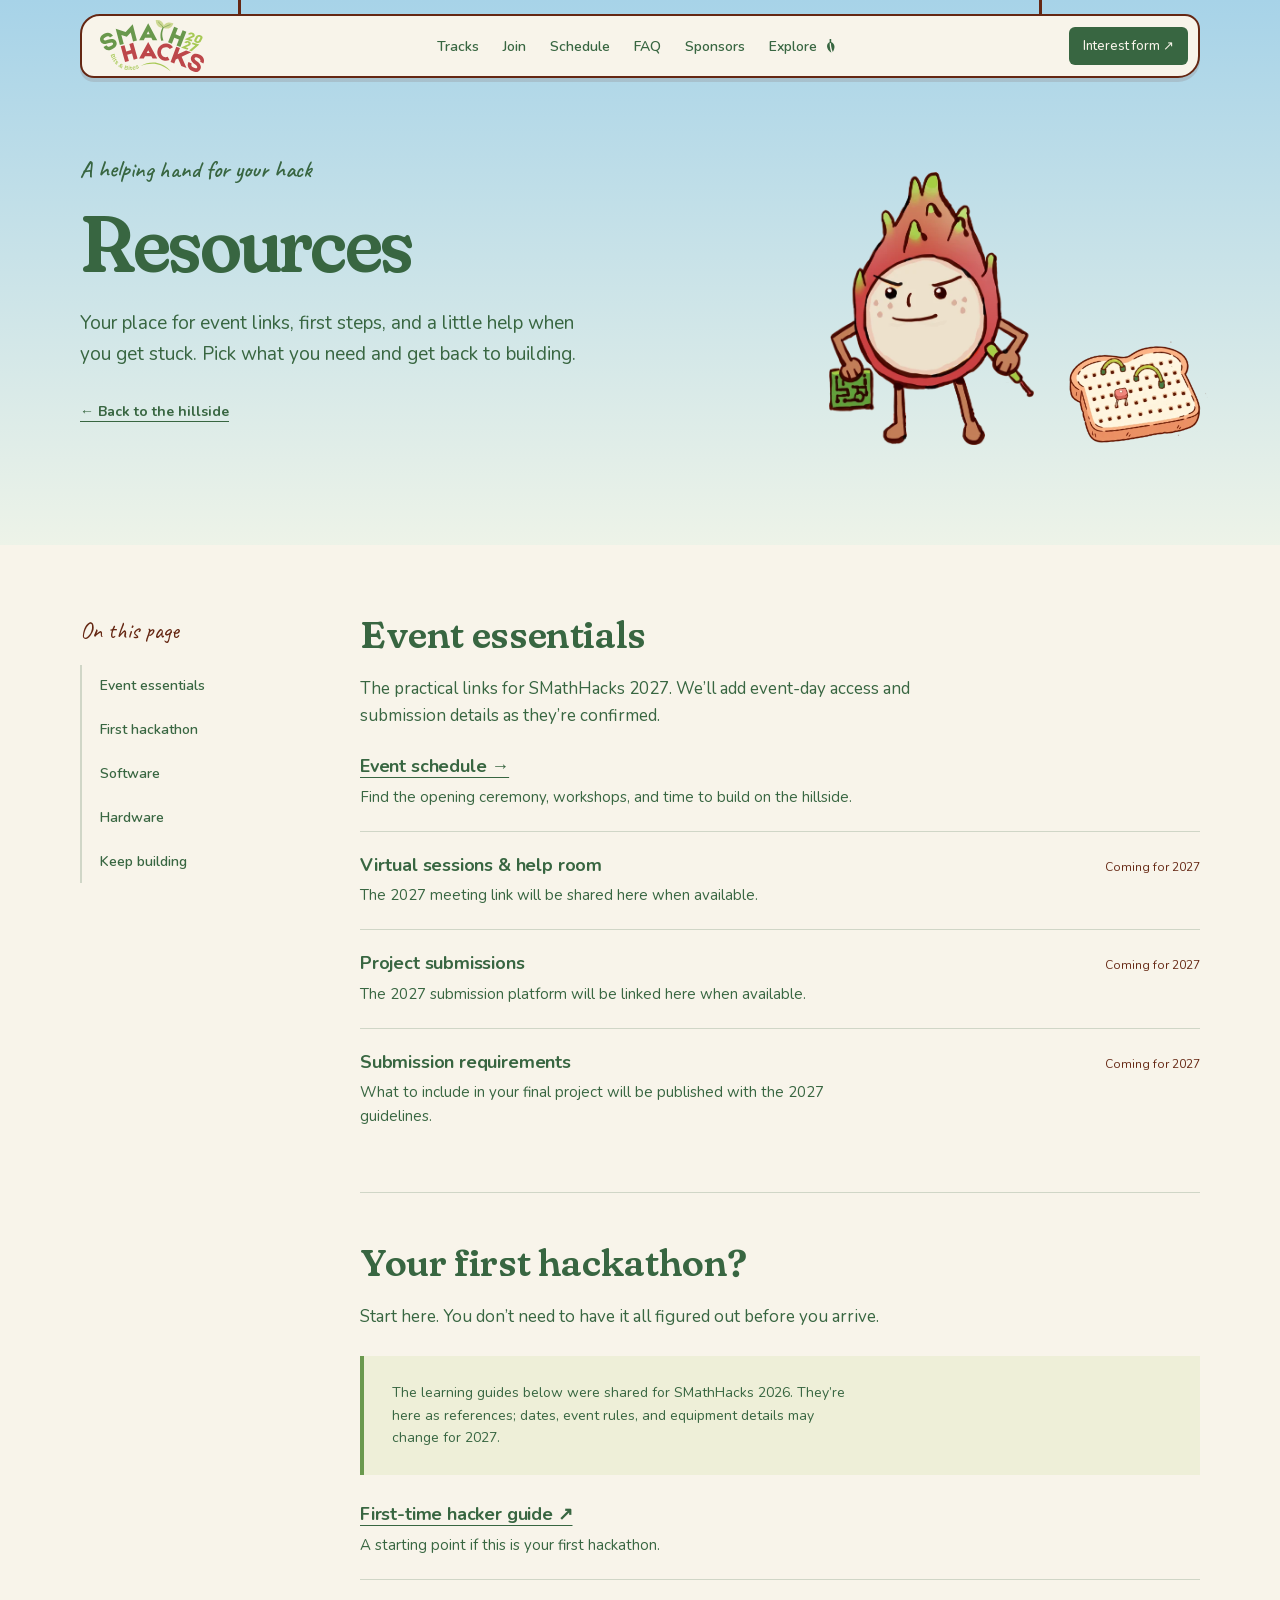
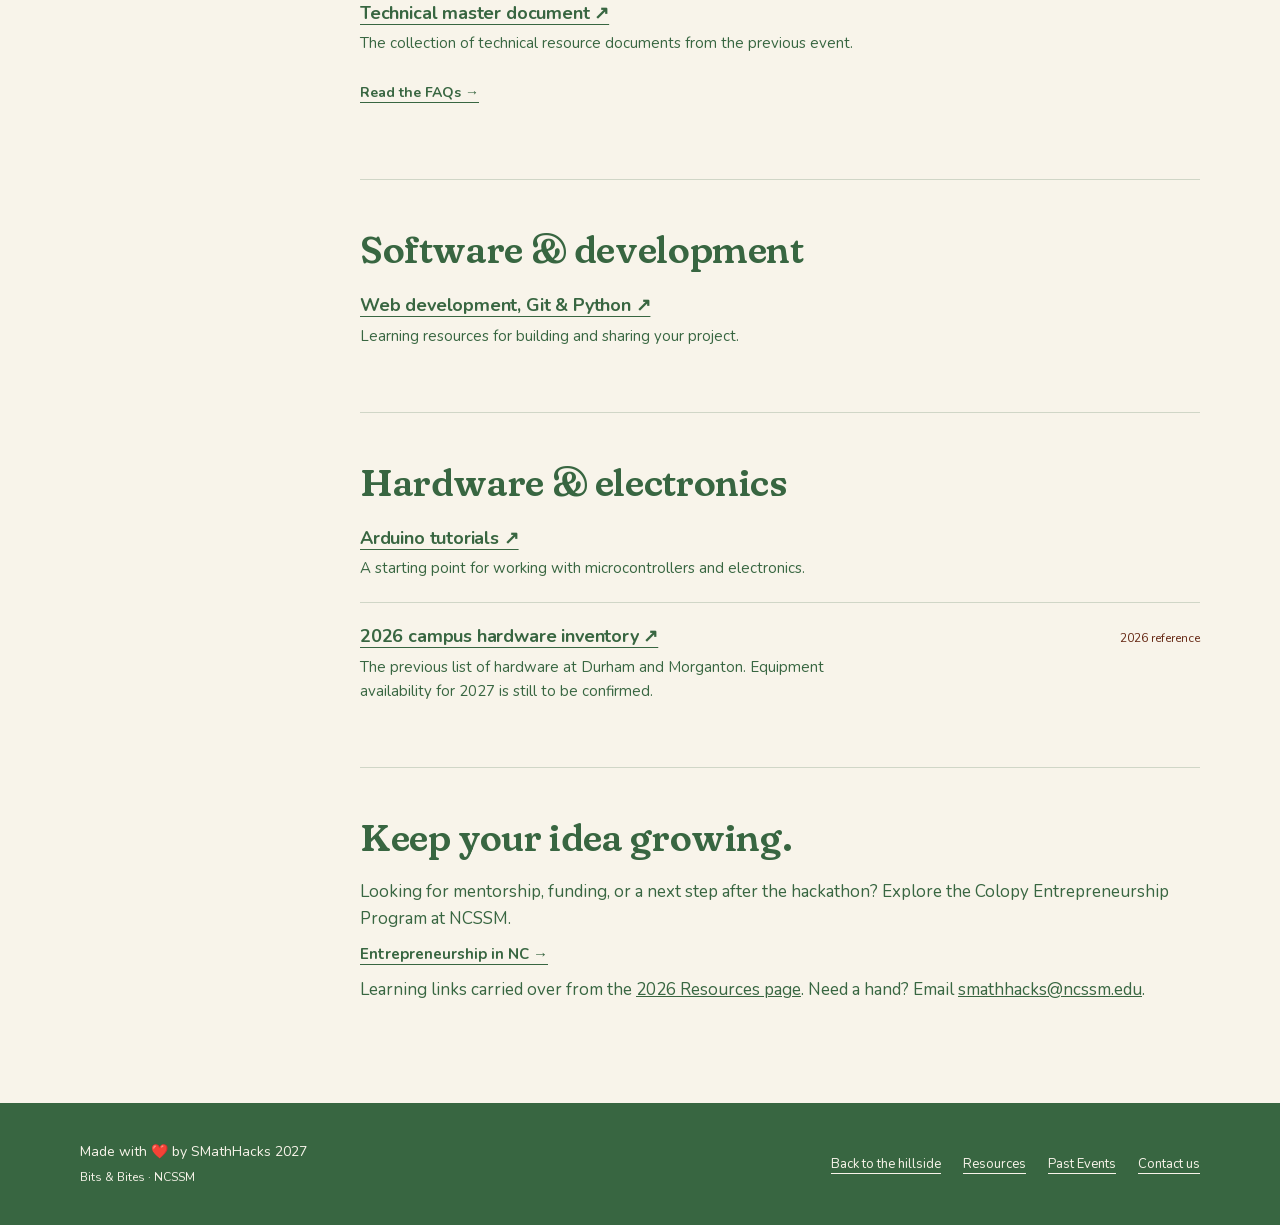
<file: resources.html>
<!doctype html>
<html lang="en">
<head>
  <meta charset="utf-8">
  <meta name="viewport" content="width=device-width, initial-scale=1">
  <meta name="theme-color" content="#F8F4EA">
  <meta name="description" content="Hackathon essentials, beginner guides, software resources, and Arduino tutorials for SMathHacks participants.">
  <title>Resources | SMathHacks 2027</title>
  <link rel="icon" type="image/svg+xml" href="assets/logo/smathhacks-full-color.svg">
  <link rel="stylesheet" href="hillside.css?v=assets-tidy">
  <link rel="stylesheet" href="navigation.css?v=speakers-tba">
  <link rel="stylesheet" href="support.css?v=carousel-split">
  
</head>
<body class="support-page">
  <a class="skip-link" href="#main">Skip to content</a>
  <header class="site-header">
    <a class="brand" href="index.html#top" aria-label="SMathHacks 2027 home"><img src="assets/logo/smathhacks-full-color.svg" alt="SMathHacks 2027, Bits and Bites" width="1772" height="884"></a>
    <button class="menu-toggle" type="button" aria-expanded="false" aria-controls="primary-navigation" hidden>Menu</button>
    <nav class="site-nav" id="primary-navigation" aria-label="Primary navigation">
      <a href="index.html#tracks">Tracks</a><a href="index.html#details">Join</a><a href="index.html#schedule">Schedule</a><a href="index.html#faq">FAQ</a><a href="index.html#sponsors">Sponsors</a>
      <details class="explore-menu"><summary>Explore</summary><div class="explore-panel"><a href="resources.html" aria-current="page">Resources</a><a href="entrepreneurship-in-nc.html">Entrepreneurship in NC</a><a href="past-events.html">Past Events</a><span class="explore-soon" aria-disabled="true">Speakers &amp; Partners <small>TBD</small></span></div></details>
    </nav>
    <div class="header-status" data-register="header"><a href="index.html#updates">Interest form soon</a></div>
  </header>
  <main id="main">
    <div class="page-hero"><div class="page-hero-inner"><div>
      <p class="eyebrow">A helping hand for your hack</p>
      <h1>Resources</h1>
      <p class="page-intro">Your place for event links, first steps, and a little help when you get stuck. Pick what you need and get back to building.</p>
      <a class="back-to-trail" href="index.html">← Back to the hillside</a>
    </div><div class="hero-illustration resources-art" aria-hidden="true"><img class="hero-character" src="assets/hillside/amp-master.webp" alt=""><img class="hero-prop" src="assets/hillside/toast-breadboard.webp" alt=""></div></div></div>
    <div class="reading-layout">
      <aside class="page-index"><p>On this page</p><nav aria-label="On this page"><a href="#essentials">Event essentials</a><a href="#first-hackathon">First hackathon</a><a href="#software">Software</a><a href="#hardware">Hardware</a><a href="#keep-building">Keep building</a></nav></aside>
      <div class="page-content">
      <section id="essentials" aria-labelledby="essentials-title"><h2 id="essentials-title">Event essentials</h2><p class="section-intro">The practical links for SMathHacks 2027. We’ll add event-day access and submission details as they’re confirmed.</p><ul class="resource-list"><li><div><h3><a href="index.html#schedule">Event schedule →</a></h3><p>Find the opening ceremony, workshops, and time to build on the hillside.</p></div></li><li data-resource="meetingUrl"><div><h3>Virtual sessions &amp; help room</h3><p>The 2027 meeting link will be shared here when available.</p></div><span class="resource-state">Coming for 2027</span></li><li data-resource="submissionUrl"><div><h3>Project submissions</h3><p>The 2027 submission platform will be linked here when available.</p></div><span class="resource-state">Coming for 2027</span></li><li data-resource="submissionGuidelinesUrl"><div><h3>Submission requirements</h3><p>What to include in your final project will be published with the 2027 guidelines.</p></div><span class="resource-state">Coming for 2027</span></li></ul></section>
      <section id="first-hackathon" aria-labelledby="first-hackathon-title"><h2 id="first-hackathon-title">Your first hackathon?</h2><p class="section-intro">Start here. You don’t need to have it all figured out before you arrive.</p><div class="announcement"><p class="quiet-note">The learning guides below were shared for SMathHacks 2026. They’re here as references; dates, event rules, and equipment details may change for 2027.</p></div><ul class="resource-list"><li><div><h3><a href="https://docs.google.com/document/d/1b3o_mWK17DtvlaATyR4Pa60bpLs0pt1tXk8hC2CcoNc/edit?usp=sharing">First-time hacker guide ↗</a></h3><p>A starting point if this is your first hackathon.</p></div></li><li><div><h3><a href="https://docs.google.com/document/d/1QADNzT4cQVTAabnF3WhsozRK3GljCU1wT9y0cogYKtI/edit?usp=sharing">Technical master document ↗</a></h3><p>The collection of technical resource documents from the previous event.</p></div></li></ul><div class="inline-links"><a href="index.html#faq">Read the FAQs →</a></div></section>
      <section id="software" aria-labelledby="software-title"><h2 id="software-title">Software &amp; development</h2><ul class="resource-list"><li><div><h3><a href="https://docs.google.com/document/d/1J-PMEVZxFYhhLRLBCtLiUqNlGAQaSEB4IwvD3mN2BR0/edit?usp=sharing">Web development, Git &amp; Python ↗</a></h3><p>Learning resources for building and sharing your project.</p></div></li></ul></section>
      <section id="hardware" aria-labelledby="hardware-title"><h2 id="hardware-title">Hardware &amp; electronics</h2><ul class="resource-list"><li><div><h3><a href="https://docs.google.com/document/d/1NqhFTlCp_D9JLz7-fZPRTrOIZnGr7-csv-sXGBRRvD8/edit?usp=sharing">Arduino tutorials ↗</a></h3><p>A starting point for working with microcontrollers and electronics.</p></div></li><li><div><h3><a href="https://docs.google.com/spreadsheets/d/1thhU8UsO9wfZdgDC3irR7B8Yg0GJu4SV0pl2mxGRJkQ/edit?usp=sharing">2026 campus hardware inventory ↗</a></h3><p>The previous list of hardware at Durham and Morganton. Equipment availability for 2027 is still to be confirmed.</p></div><span class="resource-state">2026 reference</span></li></ul></section>
      <section id="keep-building" aria-labelledby="keep-building-title"><h2 id="keep-building-title">Keep your idea growing.</h2><p>Looking for mentorship, funding, or a next step after the hackathon? Explore the Colopy Entrepreneurship Program at NCSSM.</p><a class="trail-link" href="entrepreneurship-in-nc.html">Entrepreneurship in NC →</a><p class="archive-source">Learning links carried over from the <a href="https://smathhacks.ncssm.edu/resources">2026 Resources page</a>. Need a hand? Email <a href="mailto:smathhacks@ncssm.edu">smathhacks@ncssm.edu</a>.</p></section></div>
    </div>
  </main>
  <footer class="support-footer"><div class="support-footer-inner">
    <div><p>Made with ❤️ by SMathHacks 2027</p><p>Bits &amp; Bites · NCSSM</p></div>
    <nav aria-label="Footer navigation"><a href="index.html">Back to the hillside</a><a href="resources.html">Resources</a><a href="past-events.html">Past Events</a><a href="mailto:smathhacks@ncssm.edu">Contact us</a></nav>
  </div></footer>
  
  <script type="module" src="navigation.js"></script>
  <script type="module" src="event.js?v=photo-groups"></script>
</body>
</html>
</file>
<file: carousel.css>
/* Photo carousels shared by Past Events and the How to join cards: one framed photo at a time,
   mixed 3:2 and 16:9 shots cropped to one shape. Native scroll-snap does the work;
   archive-carousel.js adds the buttons, keys, and counter. */
.carousel{margin-top:24px}
.carousel-track{position:relative;display:flex;gap:12px;overflow-x:auto;scroll-snap-type:x mandatory;scroll-behavior:smooth;overscroll-behavior-x:contain;padding-bottom:6px}
.carousel.is-ready .carousel-track{scrollbar-width:none}
.carousel.is-ready .carousel-track::-webkit-scrollbar{display:none}
.carousel-track:focus-visible{outline:3px solid var(--forest);outline-offset:4px;border-radius:6px}
.carousel-slide{flex:0 0 100%;margin:0;scroll-snap-align:start}
.carousel-slide a{display:block;overflow:hidden;border:2px solid var(--ink);border-radius:10px 7px 12px 8px;box-shadow:3px 4px 0 #65271326}
.carousel-slide img{display:block;width:100%;height:auto;aspect-ratio:3/2;object-fit:cover;background:var(--ground)}
.carousel-label{font-size:13px;font-weight:700;letter-spacing:.08em;text-transform:uppercase;margin-bottom:10px}
.carousel-controls{display:flex;align-items:center;justify-content:center;gap:14px;margin-top:10px}
.carousel-controls[hidden]{display:none}
.carousel-controls button{display:grid;place-items:center;width:38px;height:38px;padding:0;border:1.5px solid currentColor;border-radius:50%;background:transparent;color:inherit;font:600 16px/1 var(--font-body);cursor:pointer;transition:background-color .2s ease,color .2s ease,opacity .2s ease}
.carousel-controls button:hover:not(:disabled){background:var(--forest);color:var(--panel-base,var(--cream))}
.carousel-controls button:disabled{opacity:.35;cursor:default}
.carousel-count{font-size:14px;font-variant-numeric:tabular-nums;min-width:5ch;text-align:center}
@media(prefers-reduced-motion:reduce){.carousel-track{scroll-behavior:auto}.carousel-controls button{transition:none}}
</file>
<file: hillside.css>
@font-face{font-family:'Fraunces';src:url('assets/fonts/fraunces-var.woff2') format('woff2');font-weight:400 700;font-display:swap}
@font-face{font-family:'Nunito';src:url('assets/fonts/nunito-var.woff2') format('woff2');font-weight:400 700;font-display:swap}
@font-face{font-family:'Caveat';src:url('assets/fonts/caveat-var.woff2') format('woff2');font-weight:400 700;font-display:swap}

/* Type: soft serif headings, rounded body, handwritten notes for small labels. */
:root{--font-display:'Fraunces',Georgia,serif;--font-body:'Nunito',sans-serif;--font-hand:'Caveat',cursive}

:root{--forest:#386641;--leaf:#6A994E;--lime:#A7C957;--cream:#F8F4EA;--ground:#F2E8D2;--peach:#E5C0AE;--ink:#652713;--sky-top:#A7D3E8;--sky-horizon:#EDF3E8;--rule:#38664135}
*{box-sizing:border-box}
html{scroll-behavior:smooth}
body{margin:0;background:#566f45;color:var(--forest);font-family:var(--font-body);font-size:17px;line-height:1.6}
h1,h2,h3,p{margin:0}
h2,h3{font-family:var(--font-display);font-weight:600;font-variation-settings:'SOFT' 100,'WONK' 1;letter-spacing:-.01em}
h2{font-size:clamp(32px,3.2vw,46px);line-height:1.1;margin-bottom:18px}
h3{font-size:20px;line-height:1.25}
p+p{margin-top:14px}
a{color:inherit}
.sr-only{position:absolute;width:1px;height:1px;margin:-1px;overflow:hidden;clip:rect(0,0,0,0);white-space:nowrap}
.skip-link{position:fixed;z-index:200;top:8px;left:16px;padding:12px 20px;background:var(--forest);color:var(--cream);transform:translateY(-160%)}
.skip-link:focus{transform:none}
a:focus-visible,button:focus-visible{outline:3px solid var(--forest);outline-offset:5px}
.eyebrow{font-family:var(--font-hand);font-size:20px;font-weight:600;line-height:1.2;margin-bottom:16px}

/* The header is a signboard hung over the world on two cords, drawn in the clearings' cream and ink. */
.site-header{position:fixed;top:14px;left:50%;transform:translateX(-50%);width:min(1120px,calc(100% - 32px));height:64px;padding:6px 10px 6px 18px;display:flex;align-items:center;gap:28px;z-index:70;background:var(--cream);border:2.5px solid var(--ink);border-radius:20px 15px 22px 14px;box-shadow:0 4px 0 #6527131f;transition:box-shadow .3s ease}
.site-header::before,.site-header::after{content:'';position:absolute;bottom:100%;width:2.5px;height:16px;background:var(--ink)}
.site-header::before{left:14%}
.site-header::after{right:14%}
.site-header.is-scrolled{box-shadow:0 6px 0 #65271326,0 10px 24px #22331a24}
.brand{width:104px;flex:none}
.brand img{display:block;width:100%;height:auto}
.site-header nav{display:flex;gap:28px;margin:auto}
.site-header nav a{min-height:44px;display:flex;align-items:center;text-decoration:none;font-size:14px;font-weight:500}
.header-status{font-size:13px;font-weight:500}

/* The world: art fills it; copy blocks are placed in world units by hillside.js. */
.world{position:relative;overflow:hidden;min-height:100vh;background:var(--sky-horizon)}
.world-art{position:absolute;inset:0 auto auto 0;display:block}
.copy{position:absolute;z-index:2}
.world:not(.is-laid-out) .copy{position:relative;margin:0 auto;padding:110px 24px 40px;max-width:560px}
/* Scene buttons only make sense when the hillside is drawn. */
[id]{scroll-margin-top:130px}

.hero-logo{display:block;width:min(360px,100%);height:auto;margin:0 0 20px -4px}
.hero-line{font-size:clamp(21px,1.8vw,26px);line-height:1.35;letter-spacing:-.02em;font-weight:500}
.event-timing{margin-top:16px;font-family:var(--font-hand);font-size:24px;font-weight:600;line-height:1.2}
.hero-actions{display:flex;align-items:center;flex-wrap:wrap;gap:12px 20px;margin-top:22px}
.hero-copy .hero-eligibility{margin-top:14px;max-width:34ch;font-size:15px;line-height:1.45}
.about-copy .beginner-note{margin-top:20px;font-family:var(--font-hand);font-size:24px;font-weight:600;line-height:1.25}
.participation-link{display:inline-flex;align-items:center;gap:12px;min-height:44px;margin-top:12px;font-size:15px;font-weight:700;text-underline-offset:4px}
/* Once a real action exists (Interest form / Get updates), it becomes the primary button. */
.registration-state{font-size:13px}
.registration-note{margin:0;padding:4px 12px;border-radius:999px;background:var(--cream);color:var(--forest);font-size:13px;font-weight:600;box-shadow:inset 0 0 0 1.5px var(--forest)}
/* A quiet credit line under the call to action; the full billboard is further down the trail. */
.hero-sponsors{position:relative;z-index:1;width:max-content;max-width:min(660px,100vw - 40px);margin-top:26px}
.hero-sponsors ul{margin:0;padding:0;list-style:none;display:flex;align-items:center;flex-wrap:wrap;gap:14px 24px}
.hero-sponsors li,.hero-sponsors li a{display:flex}
.hero-sponsors li a{transition:transform .2s cubic-bezier(.3,.7,.4,1)}
.hero-sponsors li a:hover{transform:translateY(-2px)}
/* No backing card: a soft halo keeps marks and link legible over the painted hill lines. */
.hero-sponsors img{display:block;width:auto;filter:drop-shadow(0 0 2px #fbf6eacc) drop-shadow(0 0 6px #fbf6ea99)}
.hero-sponsors [data-logo="hrt"]{height:52px}
.hero-sponsors [data-logo="susquehanna"]{height:16px}
.hero-sponsors [data-logo="jane-street"]{height:42px}
.hero-sponsors [data-logo="nc-innovation"]{height:25px}
.hero-sponsors-link{display:inline-block;margin-top:10px;text-shadow:0 0 3px #fbf6ea,0 0 6px #fbf6ea,0 0 10px #fbf6ea;font-size:13px;font-weight:600;color:var(--forest);text-underline-offset:3px}
.hero-sponsors-link:hover{text-decoration-thickness:2px}
.action-link{display:inline-flex;align-items:center;min-height:44px;padding:8px 18px;border-radius:6px;background:var(--forest);color:var(--cream);font-size:14px;font-weight:500;text-decoration:none}
.header-status .action-link{min-height:38px;padding:6px 14px;font-size:13px}
.header-status>a:not(.action-link){min-height:44px;display:flex;align-items:center;text-decoration:none}
.schedule-list{margin:0;padding:0;list-style:none}
.schedule-list li{display:flex;gap:14px;padding:8px 0;border-bottom:1px solid var(--rule)}
.updates-form{margin:18px auto 0;max-width:420px;text-align:left;font-size:14px}
.updates-row{display:flex;gap:10px;margin-top:6px}
.updates-row input{flex:1;min-width:0;min-height:46px;padding:8px 12px;border:1.5px solid var(--forest);border-radius:6px;background:var(--cream);font:inherit}
.updates-row .scene-control{margin-top:0}
.form-status{margin-top:8px;min-height:1.4em}

.copy>p:not(.eyebrow){max-width:46ch}
.about-copy{display:grid;grid-template-columns:minmax(0,.95fr) minmax(0,1.15fr);align-items:center;gap:clamp(36px,4vw,64px)}
.about-text{min-width:0}
.about-text>p:not(.eyebrow){max-width:54ch;text-wrap:pretty}
/* Who can take part, and how: the two facts a first-time visitor most needs. */
.key-point{font-weight:800;color:var(--forest);text-decoration:underline;text-decoration-color:#a7c957;text-decoration-thickness:3px;text-underline-offset:4px;text-decoration-skip-ink:none}
.world:not(.is-laid-out) .about-copy{display:block}
.about-copy h2{text-wrap:balance}
.examples-title{margin-top:22px;font-size:22px;font-family:var(--font-hand);font-weight:600;line-height:1.2;opacity:.75}
.track-examples{margin:10px 0 0;padding:0;list-style:none;font-size:15px;max-width:52ch}
.track-examples li{position:relative;padding:6px 0 6px 20px;border-bottom:1px solid var(--rule)}
.track-examples li:last-child{border-bottom:0}
.track-examples li::before{content:'';position:absolute;left:2px;top:15px;width:8px;height:8px;border-radius:50%;background:var(--lime);box-shadow:inset 0 0 0 1.5px var(--forest)}
.scene-control{margin-top:22px;display:inline-flex;align-items:center;gap:22px;min-height:46px;padding:9px 18px;border:1.5px solid var(--forest);border-radius:6px;background:transparent;color:var(--forest);font:500 15px var(--font-body);cursor:pointer;transition:background .2s ease,color .2s ease}
.scene-control:hover,.scene-control[aria-pressed=true]{background:var(--forest);color:var(--cream)}

.facts{display:grid;grid-template-columns:repeat(3,minmax(0,1fr));gap:18px 32px;margin:26px 0 0;padding:22px 0;border-block:1px solid var(--rule)}
.facts dt{font-size:12px;font-weight:600;letter-spacing:.08em;text-transform:uppercase;opacity:.75}
.facts dd{margin:2px 0 0;font-size:16px}
/* The price is the selling point: hand-lettered and underlined. */
.facts [data-fact="cost"]{display:inline-block;margin-top:0;font-family:var(--font-hand);font-size:30px;font-weight:700;line-height:1;color:var(--forest);text-decoration:underline;text-decoration-color:#a7c957;text-decoration-thickness:3px;text-underline-offset:4px;text-decoration-skip-ink:none}
.participation-options{display:grid;grid-template-columns:repeat(2,minmax(0,1fr));gap:36px 0;margin-top:30px}
.participation-options>section:first-child{padding-right:36px}
.participation-options>section+section{padding-left:36px;border-left:1px solid var(--rule)}
.participation-options .eyebrow{margin-bottom:6px;opacity:.8}
.participation-options h3{font-size:28px;margin-bottom:12px}
.participation-options p:not(.eyebrow){max-width:46ch;font-size:16px}
.participation-options .participation-audience{font-weight:700;line-height:1.4}
.participation-options p+p{margin-top:10px}
.participation-options p:has(+.participation-carousel){margin-bottom:18px}
.participation-options>section{display:flex;flex-direction:column}
/* The shared carousel (carousel.css) sits at the foot of each card. */
.participation-carousel{margin-top:auto}
.info-copy .facts{margin-bottom:0;padding-bottom:0;border-bottom:0}
.info-lower{display:grid;grid-template-columns:minmax(0,1fr) minmax(0,1.6fr);gap:40px;margin-top:26px}
.info-lower h3{margin-bottom:10px}
.answers-copy .info-lower{margin-top:28px}
/* Original food stickers: SVG viewboxes trim only empty canvas, keeping every supplied pixel. */
.sticker-cluster{pointer-events:none;user-select:none}
.sticker{position:absolute;display:block;height:auto;overflow:visible}
.memory-board{position:relative;width:100%;max-width:620px;justify-self:end;padding:68px 0 48px;color:var(--ink)}
.world:not(.is-laid-out) .memory-board{position:relative;left:auto;top:auto;width:100%;max-width:460px;margin:34px auto 0}
.memory-board-cord{position:absolute;left:0;top:0;width:100%;height:84px;overflow:visible;pointer-events:none}
.cord-shadow{fill:none;stroke:#65271338;stroke-width:5;stroke-linecap:round;stroke-linejoin:round}
.cord-rope{fill:none;stroke:#b18253;stroke-width:3;stroke-linecap:round;stroke-linejoin:round}
.memory-board-frame{position:relative;padding:17px 17px 14px;border:12px solid #ad7045;border-radius:10px 7px 12px 8px;outline:2px solid var(--ink);background:#b88c59 url('assets/hillside/cork-grain.svg');box-shadow:inset 0 0 0 2px #80512e,inset 0 3px 7px #65271355,0 4px 0 #65271366,0 12px 18px #4c35252b}
.memory-board h3{position:relative;width:fit-content;max-width:100%;margin:-2px auto 18px;padding:3px 12px 5px;background:var(--cream);box-shadow:1px 2px 2px #65271333;font:600 clamp(20px,2.1vw,28px)/1.1 var(--font-hand);text-align:center;transform:rotate(-2deg)}
.memory-board-photos{display:grid;grid-template-columns:repeat(2,minmax(0,1fr));align-items:start;gap:16px}
.memory-print{position:relative;display:block;min-width:0;padding:7px 7px 6px;background:var(--cream);border:1px solid #65271366;box-shadow:3px 5px 4px #65271355;text-decoration:none;transform:rotate(-4deg);transition:transform .2s ease,box-shadow .2s ease}
.memory-print:nth-child(2){margin-top:9px;transform:rotate(4deg)}
.memory-print::before{content:'';position:absolute;left:50%;top:-5px;z-index:1;width:10px;height:10px;border:1px solid var(--ink);border-radius:50%;background:#b8523e;box-shadow:1px 2px 1px #65271366,inset 1px 1px 0 #efb19a}
.memory-print:nth-child(2)::before{background:var(--forest);box-shadow:1px 2px 1px #65271366,inset 1px 1px 0 #a7c957}
.memory-print img{display:block;width:100%;height:auto;aspect-ratio:4/3;object-fit:contain;background:#eee6d5}
.memory-print span{display:block;padding-top:5px;font:500 clamp(12px,1.15vw,16px)/1.15 var(--font-hand);text-align:center}
.memory-print:hover,.memory-print:focus-visible{z-index:2;transform:translateY(-4px) rotate(0);box-shadow:4px 8px 6px #65271355}
.memory-board-note{margin:18px auto 0!important;max-width:30ch;font:600 clamp(14px,1.3vw,18px)/1.2 var(--font-hand);text-align:center}
.about-stickers{position:absolute;inset:0}
.about-stickers .sticker-dragonfruit{left:-36px;bottom:-30px;width:66px;transform:rotate(-14deg)}
.about-stickers .sticker-apple{right:-28px;top:-27px;width:58px;transform:rotate(14deg)}
.about-stickers .sticker-cupcake{right:30px;bottom:-48px;width:48px;transform:rotate(-8deg)}
.fact-stickers{min-width:0;display:flex;align-items:center;justify-content:center}
.facts .sticker-pair{position:relative;width:clamp(90px,12vw,150px);height:76px;margin:0}
.sticker-pair .sticker-cupcake{left:3%;top:7px;width:43%;transform:rotate(-12deg)}
.sticker-pair .sticker-apple{right:0;top:0;width:48%;transform:rotate(14deg)}
.schedule-stickers{position:relative;width:320px;height:430px;max-width:90%;margin:32px auto 0}
.schedule-stickers .sticker-cart-peach{left:0;top:0;width:78%;transform:rotate(-8deg)}
.schedule-stickers .sticker-cart-coral{right:0;top:205px;width:76%;transform:rotate(6deg)}
.faq details{border-bottom:1px solid var(--rule)}
.faq-intro{margin-bottom:16px;font-size:15px}
.faq summary{min-height:48px;display:flex;align-items:center;justify-content:space-between;gap:16px;cursor:pointer;list-style:none;font-weight:500}
.faq summary::-webkit-details-marker{display:none}
.faq summary::after{content:'+';font-size:22px;line-height:1;transition:transform .25s cubic-bezier(.3,.7,.4,1)}
.faq details[open]:not(.is-closing) summary::after{transform:rotate(45deg)}
.faq details p{padding:0 0 16px;font-size:15px}
.sponsor-list{margin-top:22px;display:grid;gap:22px}
/* Empty slots, drawn as chalk outlines on the clearing so they read as space waiting to be filled. */
.sponsor.slot{min-width:128px;min-height:64px;background:transparent;border:2px dashed #65271366;box-shadow:none;color:#38664199;font-size:13px;font-weight:500}
.sponsor.slot.big{min-width:170px;min-height:84px;font-size:14px}
.sponsor-tier h3{font-size:22px;font-family:var(--font-hand);font-weight:600;font-variation-settings:normal;letter-spacing:0;line-height:1.2;opacity:.75;margin-bottom:10px}
.sponsor-tier ul{margin:0;padding:0;list-style:none;display:flex;flex-wrap:wrap;gap:12px}
.sponsor{display:flex;align-items:center;justify-content:center;min-width:150px;min-height:72px;padding:12px 20px;background:var(--cream);border:2px solid var(--ink);border-radius:14px 10px 15px 9px;box-shadow:0 3px 0 #6527131f;font-weight:600;text-decoration:none;transition:transform .2s cubic-bezier(.3,.7,.4,1)}
a.sponsor:hover{transform:translateY(-2px)}
.sponsor img{display:block;max-width:150px;max-height:48px;width:auto;height:auto}
.sponsor-ask{margin-top:20px;display:flex;align-items:center;flex-wrap:wrap;gap:10px 16px}
.finale-copy{text-align:center}
.finale-copy h2,.finale-copy>p{margin-inline:auto}
.finale-copy .registration-state{margin-top:16px;font-size:14px}
.finale-contact{margin-top:30px;padding-top:28px;border-top:1px solid var(--rule);display:flex;flex-direction:column;align-items:center;gap:4px}
.finale-contact p{margin:0;font-size:18px;line-height:1.6}
.finale-contact p a{font-weight:600;text-underline-offset:3px}
.finale-social a{display:inline-flex;align-items:center;gap:8px}
.ig-glyph{width:24px;height:24px;flex:none;fill:none;stroke:currentColor;stroke-width:2}
.ig-glyph .ig-dot{fill:currentColor;stroke:none}
.finale-host{display:block;margin-bottom:16px;transition:transform .2s cubic-bezier(.3,.7,.4,1)}
.finale-host:hover{transform:translateY(-2px)}
.finale-host img{display:block;width:min(300px,72vw);height:auto}
.finale-copy .finale-credit{margin-top:24px;font-size:16px;opacity:.8}
/* The closing clearing reads at a larger size than the rest of the trail copy. */
.finale-copy .continue-building h3{font-size:clamp(26px,2.4vw,32px);margin-bottom:12px}
.finale-copy .continue-building p{font-size:18px;line-height:1.55}
.finale-copy .continue-building .trail-link{font-size:18px;margin-top:10px}

.site-footer{display:flex;align-items:center;gap:24px;flex-wrap:wrap;padding:28px clamp(16px,5vw,80px);background:var(--cream);border-top:2.5px solid var(--ink);color:var(--forest);font-size:14px}
.site-footer img{width:110px;height:auto}
.site-footer a{margin-left:auto;min-height:44px;display:flex;align-items:center;font-weight:500}
/* Laid out, the footer is the notice board at the end of the path. */
.world.is-laid-out .site-footer{position:absolute;z-index:2;padding:0;background:none;border:0;gap:28px;flex-wrap:nowrap}
.world.is-laid-out .site-footer img{width:150px}
.world.is-laid-out .site-footer:empty{min-height:220px}
.world.is-laid-out .site-footer p{font-size:15px;line-height:1.45}

/* Lettering and real sponsor marks live on the recessed face, not in floating UI cards. */
.site-footer.sponsor-billboard,.world.is-laid-out .site-footer.sponsor-billboard{display:block;text-align:center;color:var(--ink)}
.sponsor-board-content{min-height:inherit;display:flex;flex-direction:column;justify-content:center;align-items:center;padding:8px 0}
.sponsor-billboard .eyebrow,.world.is-laid-out .sponsor-billboard .eyebrow{font-family:var(--font-hand);font-size:24px;line-height:1;margin-bottom:8px}
.sponsor-billboard h2{font-size:clamp(28px,3.2vw,44px);margin-bottom:12px}
.sponsor-billboard #sponsor-status{max-width:34ch;opacity:.8;text-wrap:balance}
/* The footer's block-link rule is for standalone links; the sponsor email reads inline with its sentence. */
.sponsor-billboard #sponsor-status a{display:inline;min-height:0;margin:0;font-weight:600;white-space:nowrap}
.sponsor-billboard .sponsor-list{width:100%;gap:18px;margin-top:12px}
.sponsor-billboard .sponsor-tier ul{display:grid;grid-template-columns:repeat(3,minmax(0,1fr));gap:12px;align-items:center}
.sponsor-billboard .sponsor{background:none;border:0;box-shadow:none;border-radius:0;min-width:0;min-height:60px;padding:8px;margin:0;justify-content:center}
.sponsor-billboard .sponsor img,.world.is-laid-out .sponsor-billboard .sponsor img{width:auto;height:auto;max-width:100%;max-height:60px}
.sponsor-billboard .sponsor-ask{justify-content:center;margin-top:14px;gap:6px}
.sponsor-billboard .sponsor-ask .action-link{margin:0}
.sponsor-billboard [hidden]{display:none!important}
.sponsor-billboard .sponsor-tier{width:100%;margin-inline:auto}
/* Tier names read as section headers: bold hand lettering between two short painted rules. */
.sponsor-billboard .sponsor-tier h3{display:flex;align-items:center;justify-content:center;gap:12px;font-family:var(--font-hand);font-size:clamp(23px,2vw,29px);font-weight:700;color:var(--ink);line-height:1;letter-spacing:0;margin:0 0 8px;opacity:1}
.sponsor-billboard .sponsor-tier h3::before,.sponsor-billboard .sponsor-tier h3::after{content:'';width:clamp(22px,4vw,54px);height:2px;border-radius:2px;background:var(--forest);opacity:.45}
.sponsor-billboard [data-sponsor-level] ul{display:flex;justify-content:center;flex-wrap:wrap;gap:12px}
.sponsor-billboard [data-sponsor-level] li{flex:0 1 var(--logo-width);min-width:0}
.sponsor-billboard [data-sponsor-level="chef"]{--logo-width:60%;--logo-height:76px;--logo-text:33px;--logo-image:70px}
.sponsor-billboard [data-sponsor-level="banquet"]{--logo-width:44%;--logo-height:62px;--logo-text:28px;--logo-image:54px}
.sponsor-billboard [data-sponsor-level="feast"]{--logo-width:38%;--logo-height:54px;--logo-text:25px;--logo-image:46px}
.sponsor-billboard [data-sponsor-level="entree"]{--logo-width:30.5%;--logo-height:46px;--logo-text:22px;--logo-image:38px}
.sponsor-billboard [data-sponsor-level="appetizer"]{--logo-width:27%;--logo-height:40px;--logo-text:19px;--logo-image:32px}
.sponsor-billboard [data-sponsor-level="refreshment"]{--logo-width:22%;--logo-height:34px;--logo-text:17px;--logo-image:26px}
.sponsor-billboard [data-sponsor-level] .sponsor{min-height:var(--logo-height);font-size:var(--logo-text)}
.world.is-laid-out .sponsor-billboard [data-sponsor-level] .sponsor img{max-height:var(--logo-image)}
/* Confirmed sponsors: ranks are separated by space alone. The title sponsor always gets its own,
   widest line; later ranks share a line when they fit. Wide wordmarks are sized by width, tall marks by height. */
#sponsors .sponsor-wall{display:grid;gap:clamp(26px,3.4vw,40px);margin-top:clamp(32px,3.6vw,44px)}
#sponsors .sponsor-wall .sponsor-tier ul{display:flex;justify-content:center;align-items:center;flex-wrap:wrap;gap:20px clamp(32px,6vw,64px)}
#sponsors .sponsor-wall .sponsor-tier li{display:flex;flex-direction:column;align-items:center;min-width:0}
#sponsors .sponsor-wall .sponsor{min-height:0;padding:0}
#sponsors .sponsor-wall .sponsor img{display:block;height:auto;max-height:none;max-width:none}
#sponsors .sponsor-wall :is([data-rank="1"],[data-rank="2"]) li{width:100%}
#sponsors .sponsor-wall [data-rank="1"] img{width:min(660px,100%)}
#sponsors .sponsor-wall :is([data-rank="1"],[data-rank="2"]) .sponsor{width:100%}
#sponsors .sponsor-wall [data-rank="2"] img{width:min(460px,84%)}
#sponsors .sponsor-wall img[data-logo="jane-street"]{width:auto;height:clamp(64px,6.6vw,90px)}
#sponsors .sponsor-wall img[data-logo="nc-innovation"]{width:auto;height:clamp(36px,3.8vw,52px)}
.sponsor-caption{margin:14px 0 0;font-family:var(--font-body);font-size:12px;font-weight:600;line-height:1;letter-spacing:.16em;text-transform:uppercase;color:var(--ink);opacity:.6}
@media(max-width:759px){
  .sponsor-billboard [data-sponsor-level] ul{gap:8px}
  .sponsor-billboard [data-sponsor-level="chef"]{--logo-width:94%;--logo-height:70px;--logo-text:29px;--logo-image:60px}
  .sponsor-billboard [data-sponsor-level="banquet"]{--logo-width:46%;--logo-height:56px;--logo-text:24px;--logo-image:46px}
  .sponsor-billboard [data-sponsor-level="feast"]{--logo-width:46%;--logo-height:50px;--logo-text:22px;--logo-image:40px}
  .sponsor-billboard [data-sponsor-level="entree"]{--logo-width:30%;--logo-height:44px;--logo-text:19px;--logo-image:34px}
  .sponsor-billboard [data-sponsor-level="appetizer"]{--logo-width:30%;--logo-height:38px;--logo-text:17px;--logo-image:28px}
  .sponsor-billboard [data-sponsor-level="refreshment"]{--logo-width:22%;--logo-height:32px;--logo-text:15px;--logo-image:24px}
}
@media(max-width:759px){.sponsor-billboard .sponsor-tier ul{grid-template-columns:repeat(2,minmax(0,1fr))}.sponsor-billboard .eyebrow,.world.is-laid-out .sponsor-billboard .eyebrow{font-size:21px}.world.is-laid-out .sponsor-billboard #sponsor-status{font-size:13px}}
@media(max-width:439px){.site-header nav .nav-roomy{display:none}}

/* Interactive parts of the art, shown at rest. */
.led{opacity:0;transition:opacity .4s ease}
.lamp{fill:#CDD993;transition:fill .35s ease}
.glow{opacity:0;transition:opacity .5s ease 1s}
.dial{transform-box:fill-box;transform-origin:50% 50%;transition:transform .9s cubic-bezier(.34,1.4,.5,1)}

/* Ambient life: few, slow, rooted. */
.sway{transform-box:fill-box;transform-origin:50% 100%;animation:sway 5.5s ease-in-out infinite alternate}
.sway.slow{animation-duration:8s}
.drift{animation:drift 26s ease-in-out infinite alternate}
@keyframes sway{from{transform:rotate(-2.5deg)}to{transform:rotate(2.5deg)}}
@keyframes drift{from{transform:translateX(-14px)}to{transform:translateX(14px)}}

.sprout{transform-box:fill-box;transform-origin:50% 100%;transform:scale(.55);transition:transform 1.4s cubic-bezier(.34,1.4,.5,1) .5s}
.drop{opacity:0}

@media (max-width:759px){
  body{font-size:16px}
  .site-header{top:8px;width:calc(100% - 16px);height:56px;gap:12px;padding:4px 8px 4px 12px}
  .site-header::before,.site-header::after{height:8px}
  .world.is-laid-out .site-footer{flex-direction:column;text-align:center;gap:10px}
  .world.is-laid-out .site-footer a{margin:0}
  .brand{width:78px}
  .site-header nav{gap:14px}
  .site-header nav a{font-size:13px}
  .facts{grid-template-columns:1fr 1fr}
  .info-lower{grid-template-columns:1fr;gap:28px}
  .header-status{display:none}
  .hero-logo{width:min(280px,100%)}
  .memory-board{position:relative;left:auto;top:auto;width:100%;max-width:460px;margin:34px auto 0;padding-bottom:48px}
  .memory-board-frame{padding:16px 12px 14px;border-width:10px}
  .memory-board h3{font-size:25px}
  .memory-board-photos{gap:12px}
  .memory-board-note{font-size:17px}
  .about-stickers .sticker-dragonfruit{left:-26px;width:55px}
  .about-stickers .sticker-apple{right:-19px;width:50px}
  [id]{scroll-margin-top:76px}
}
@media(max-width:1100px){
  .about-copy{display:block}
  .memory-board{margin:34px auto 0}
  .schedule-stickers{display:none}
  .participation-options{grid-template-columns:1fr;gap:26px}
  .participation-options>section:first-child{padding-right:0}
  .participation-options>section+section{padding:24px 0 0;border-left:0;border-top:1px solid var(--rule)}
  .info-lower{grid-template-columns:1fr;gap:28px}
}
@media (max-width:759px){
  .is-placeholder .sponsor-tier ul{display:grid;grid-template-columns:repeat(4,minmax(0,1fr));gap:10px}
  .is-placeholder .sponsor-tier:first-child ul{grid-template-columns:repeat(3,minmax(0,1fr))}
  .sponsor.slot,.sponsor.slot.big{min-width:0;min-height:54px;padding:8px;text-align:center;font-size:12px}
  .sponsor.slot.big{min-height:72px}
}
.motion-paused .sway,.motion-paused .drift,.motion-paused .led{animation-play-state:paused}
/* Conventional shapes carry the meaning: an arrow everywhere, a pointing hand on anything clickable. The bloom is just the theme. */
@media (any-hover:hover) and (any-pointer:fine){
  html,body{cursor:url('assets/cursors/arrow.svg') 3 2,url('assets/cursors/arrow.png') 3 2,auto}
  :root :is(a,button,summary,[role="button"],label[for],input[type="button"],input[type="submit"],input[type="reset"]){cursor:url('assets/cursors/hand.svg') 12 2,url('assets/cursors/hand.png') 12 2,pointer}
  :root :is(input:not([type]),input[type="text"],input[type="email"],input[type="search"],input[type="url"],input[type="tel"],input[type="number"],input[type="password"],textarea,[contenteditable="true"]){cursor:text}
  :root :is(button:disabled,input:disabled,[aria-disabled="true"]){cursor:not-allowed}
}
@media (prefers-reduced-motion:reduce){
  html{scroll-behavior:auto}
  .sway,.drift{animation:none}
  .sprout{transition:none}
  .lamp,.glow,.dial{transition:none}
  .memory-print{transition:none}
}
</file>
<file: loader.css>
/* Loading screen as a landing: we start high above the hillside and descend as the art arrives.
   --loader-p (0–1, set by loader.js) is real progress. The real page sits low on screen while we are
   "up high" and rises into place as we come down; the clouds stream upward past us and are gone
   before we reach the page's own painted clouds; on finish the page touches down with a small bump.
   Narrow screens whose first view is all sky (the hills start below the fold) descend past the top of the
   page to land on the hills (--loader-ground, measured by loader.js), then pan up to the hero.
   Only shown when the inline head script adds .is-loading, so no-JS visitors never see it. */
:root{
  /* Altitude falls off with the square of what's left: fast from high up, easing off as the ground nears, like a landing. */
  --loader-alt:calc((1 - var(--loader-p, 0)) * (1 - var(--loader-p, 0)) * 150vh);
  --loader-glide:1.6s cubic-bezier(.45,0,.15,1);
}
.site-loader{display:none}
.is-loading .site-loader,.loader-leaving .site-loader{position:fixed;inset:0;z-index:500;display:grid;place-items:center;overflow:hidden;
  color:var(--ink,#652713);font-family:var(--font-body,'Nunito',sans-serif)}
.loader-leaving .site-loader{pointer-events:none}

/* The ground: the actual page, lowered by our altitude (off-screen entirely at the start). Each step of progress is a glide, not a jump. */
.is-loading .world,.loader-leaving .world{transform:translateY(calc(var(--loader-alt) - var(--loader-ground, 0px)));transition:transform var(--loader-glide)}
/* The bump uses the separate `translate` property so it adds to wherever the page is, rather than snapping it to 0. */
.loader-leaving .world{animation:loader-touchdown .75s cubic-bezier(.3,0,.3,1) .05s}
@keyframes loader-touchdown{0%{translate:0 0}35%{translate:0 9px}70%{translate:0 -2px}100%{translate:0 0}}
/* After landing on the hills, look up: a slow, eased pan back to the top of the page. */
.loader-panning .world{transition:transform 1.4s cubic-bezier(.65,0,.35,1)}
/* From the air you only see the painted land; the header and the page's words appear once we've landed. */
.is-loading .site-header,.is-loading .world main{opacity:0;visibility:hidden}
.loader-leaving .site-header,.loader-leaving .world main{animation:loader-header-in .5s ease var(--loader-reveal, .35s) both}
@keyframes loader-header-in{from{opacity:0}to{opacity:1}}

/* The sky above the hillside: fills exactly the gap above the lowered page and meets its painted sky (#A7D3E8) seamlessly. */
/* It's deeper blue up high and lightens as we drop toward the page. */
.loader-sky{position:absolute;inset:0 0 auto;height:calc(var(--loader-alt) - var(--loader-ground, 0px) + 2px);background:linear-gradient(180deg,#5e9cc9 0%,#86bedc 55%,#A7D3E8 100%);
  transition:height var(--loader-glide)}

/* Clouds: we fall through them. Each climbs at its own --speed (vh per full descent; nearer clouds faster),
   some start below the screen and rush past, and the whole layer fades from 30% and is gone by 60% progress, so it's
   clear sky by the time the page's own clouds come into view. The image inside carries the idle drift. */
.loader-clouds{position:absolute;inset:0;pointer-events:none;opacity:clamp(0, calc((.6 - var(--loader-p, 0)) / .3), 1);transition:opacity var(--loader-glide)}
.loader-cloud{position:absolute;opacity:0;transform:translateY(24px);translate:0 calc(var(--loader-p, 0) * var(--speed, 120) * -1vh);
  transition:opacity .7s ease var(--in,0s),transform 1.1s cubic-bezier(.22,1,.36,1) var(--in,0s),translate var(--loader-glide)}
.loader-cloud img{display:block;width:100%;height:auto;animation:loader-drift var(--drift,9s) ease-in-out infinite alternate;animation-delay:calc(var(--in,0s) * -6)}
@keyframes loader-drift{from{transform:translateX(-14px)}to{transform:translateX(14px)}}

.loader-stage{position:relative;z-index:1;width:min(440px,calc(100% - 48px));display:flex;flex-direction:column;align-items:center;text-align:center;
  opacity:0;transform:translateY(10px);transition:opacity .5s ease .1s,transform .7s cubic-bezier(.22,1,.36,1) .1s}
/* Nothing appears until the loader's own art has decoded, so it fades in whole instead of popping in piece by piece. */
.loader-ready .loader-cloud,.loader-ready .loader-stage{opacity:1;transform:none}
.loader-logo{width:min(220px,60%);height:auto;margin-bottom:22px}

.loader-crew{display:flex;justify-content:center;align-items:flex-end;gap:clamp(10px,4vw,26px);height:96px}
.loader-crew img{display:block;width:auto;height:84px;transform-origin:50% 100%;animation:loader-hop 1.2s cubic-bezier(.45,0,.55,1) infinite}
.loader-crew img:nth-child(2){height:90px;animation-delay:.18s}
.loader-crew img:nth-child(3){animation-delay:.36s}
@keyframes loader-hop{
  0%,55%,100%{transform:translateY(0) scale(1,1)}
  12%{transform:translateY(0) scale(1.06,.92)}
  30%{transform:translateY(-18px) scale(.96,1.05)}
  48%{transform:translateY(0) scale(1.05,.94)}
}

/* The progress meter is a cookie baked one bit at a time ("Bits & Bites"): loader.js lays out a pixel grid
   cut to a circle, and each bit pops onto the tray as real progress arrives. Edge bits are browned, a few
   are chocolate chips. At 100% Bite lunges over and takes a chomp out of it, and the crumbs fall away. */
.loader-cookie{--bit:clamp(8px,1.6vh,11px);--gap:1px;position:relative;display:grid;grid-template-columns:repeat(var(--cols,13),var(--bit));gap:var(--gap);
  margin-top:6px;filter:drop-shadow(0 3px 0 #6527132e)}
.loader-cookie i{width:var(--bit);height:var(--bit);border-radius:2px;background:#e3b26b;box-shadow:inset 0 -2px 0 #0000001a;
  opacity:0;transform:translateY(-16px) scale(.4);transition:opacity .18s ease,transform .42s cubic-bezier(.34,1.7,.5,1)}
.loader-cookie i.edge{background:#c98a45}
.loader-cookie i.hi{background:#f0cb8a}
.loader-cookie i.chip{background:#5b3a22;border-radius:3px}
.loader-cookie i.out{visibility:hidden}
/* The empty slot shows a faint tray where the cookie will go, so the meter reads before any bits land. */
.loader-cookie i.slot{opacity:.16;transform:none;background:#652713;box-shadow:none;transition:none}
.loader-cookie i.on{opacity:1;transform:none}
/* The chomp: bitten bits fall as crumbs, each with its own drift and spin. */
.loader-cookie i.eaten{animation:loader-crumb .7s cubic-bezier(.4,0,.8,.6) var(--cd,0s) forwards}
@keyframes loader-crumb{
  0%{opacity:1;transform:none}
  20%{transform:translate(calc(var(--dx) * .3),-6px) rotate(calc(var(--rot) * .3))}
  100%{opacity:0;transform:translate(var(--dx),70px) rotate(var(--rot)) scale(.6)}
}
.loader-cookie.chomped{animation:loader-cookie-shake .28s ease}
@keyframes loader-cookie-shake{30%{transform:translate(-3px,1px) rotate(-2deg)}65%{transform:translate(2px,0) rotate(1deg)}}
/* Bite leans in for the chomp (overrides the hop for that one moment). */
.loader-crew img.chomping{animation:loader-chomp .5s cubic-bezier(.3,0,.3,1) forwards}
@keyframes loader-chomp{
  0%{transform:none}
  40%{transform:translate(-26px,30px) rotate(-14deg) scale(1.08,.94)}
  60%{transform:translate(-22px,26px) rotate(-10deg) scale(.96,1.05)}
  100%{transform:translate(0,0) rotate(0) scale(1)}
}
.loader-caption{margin-top:14px;font-family:var(--font-hand,'Caveat',cursive);font-size:24px;font-weight:600;line-height:1.2;min-height:1.2em}
.loader-percent{margin-top:2px;font-size:13px;font-weight:700;letter-spacing:.08em;opacity:.65;font-variant-numeric:tabular-nums}
/* A soft cream halo keeps the words readable when the hills and buildings slide in behind them. */
.loader-caption,.loader-percent{text-shadow:0 0 3px #F8F4EA,0 0 8px #F8F4EA,0 0 14px #F8F4EAcc}

/* Exit: the crew and trail lift out first, then every remaining cloud rises at its own pace and fades. */
.loader-leaving .site-loader{pointer-events:none}
.loader-leaving .loader-stage{animation:loader-stage-out .45s cubic-bezier(.55,0,.75,.3) forwards}
.loader-leaving .loader-cloud{animation:loader-rise var(--rise-t,1.4s) cubic-bezier(.45,0,.25,1) var(--rise-d,0s) forwards}
@keyframes loader-stage-out{to{opacity:0;transform:translateY(-28px) scale(.97)}}
@keyframes loader-fade{to{opacity:0}}
@keyframes loader-rise{
  0%{opacity:1;transform:translateY(0)}
  60%{opacity:.9}
  100%{opacity:0;transform:translateY(var(--rise,-60vh)) scale(1.08)}
}

@media (prefers-reduced-motion:reduce){
  /* No descent: a plain sky screen that fades away. */
  .is-loading .world,.loader-leaving .world,.loader-clouds{transform:none;transition:none;animation:none}
  .loader-cloud{translate:none}
  .loader-clouds{opacity:1}
  .loader-sky{height:100%;transition:none;background:linear-gradient(180deg,#A7D3E8 0%,#EDF3E8 100%)}
  .loader-crew img,.loader-cloud img{animation:none}
  .loader-cloud,.loader-stage,.loader-cookie i{transition:opacity .3s ease}
  .loader-cookie i{transform:none}
  .loader-cookie i.eaten,.loader-cookie.chomped,.loader-crew img.chomping{animation:none}
  .loader-cloud,.loader-stage{transform:none}
  .loader-leaving .loader-stage,.loader-leaving .loader-cloud,.loader-leaving .loader-sky{animation:loader-fade .35s ease forwards}
  .loader-leaving .site-header,.loader-leaving .world main{animation:none}
}
</file>
<file: sky-announcements.css>
/* Independent painted sky props. The lettering is real text, not baked into the artwork. */
.sky-announcement{position:absolute;z-index:1;line-height:1.15}
.sky-announcement img{display:block;width:100%;height:auto;pointer-events:none;user-select:none}
.sky-flight{display:block;color:var(--ink);text-decoration:none;min-height:64px}
.flight-drift{position:relative;display:block;width:100%;height:100%;animation:flight-drift 13s ease-in-out infinite alternate;transform-origin:18% 50%}
.tow-plane{position:absolute;left:0;top:0;width:35%!important}
.tow-cord{position:absolute;left:34%;top:20%;width:10%;height:32%;overflow:visible;fill:none;stroke:var(--ink);stroke-width:1.8;stroke-linecap:round}
.tow-banner{position:absolute;left:43%;top:14%;width:57%;container-type:inline-size;animation:banner-flutter 3.8s ease-in-out infinite alternate;transform-origin:0 50%}
/* Lettering is sized in banner widths (cqw) so it always fits the cloth, and multiplied into it like paint.
   The box stays inside the cream field: clear of the grommet strip on the left and the tail notch on the right. */
.banner-lettering{position:absolute;inset:21% 16% 14% 9%;gap:.8cqw;display:flex;flex-direction:column;align-items:center;justify-content:center;white-space:nowrap;mix-blend-mode:multiply;transform:rotate(-.75deg)}
.banner-lettering>span{font-size:2.8cqw;font-weight:600;line-height:1;text-transform:uppercase;letter-spacing:.12em;opacity:.8}
.banner-lettering strong{font-family:var(--font-hand);font-weight:700;font-size:8.6cqw;line-height:.95;transform:rotate(-1deg) translateX(1%)}
.banner-clock{display:flex;gap:2.2cqw;align-items:baseline}
/* Each number gets a fixed slot so the ticking seconds don't make the row jiggle. */
.banner-clock>span{display:inline-flex;align-items:baseline;font-size:.62em;opacity:.85}
.banner-clock b{display:inline-block;min-width:1.05em;text-align:right;font-weight:700;font-size:1.6em;line-height:.9;margin-right:.08em}
.banner-clock>span:first-child b{min-width:0}
.sky-flight:hover .flight-drift,.sky-flight:hover .tow-banner{animation-play-state:paused}
.motion-paused .flight-drift,.motion-paused .tow-banner{animation-play-state:paused}
@keyframes flight-drift{from{transform:translate(9px,-2px) rotate(-.4deg)}to{transform:translate(-9px,3px) rotate(.5deg)}}
@keyframes banner-flutter{from{transform:rotate(-1deg) skewY(-.6deg)}to{transform:rotate(1deg) skewY(.6deg)}}
.world:not(.is-laid-out) .sky-announcement{position:relative;margin:20px auto;width:240px}
.world:not(.is-laid-out) .sky-flight{height:80px;width:340px;max-width:90%}
@media(prefers-reduced-motion:reduce){.flight-drift,.tow-banner{animation:none}}
</file>
<file: trail-boards.css>
/* Both boards stand in the world. Only their actual lettering and photo cards are HTML. */
.trail-face{position:absolute;z-index:2;container-type:inline-size;color:var(--ink);text-align:center;line-height:1.2}
/* Logo on the left; the theme named in words beside it, so it reads even where the lettering doesn't.
   The note on how theme and tracks relate spans the board underneath. */
.theme-sign-face{display:grid;grid-template-columns:auto auto;justify-content:center;grid-template-rows:auto auto auto auto;align-content:center;align-items:center;column-gap:4.5cqw;padding:4cqw 2cqw;text-align:left;mix-blend-mode:multiply}
.theme-logo{grid-row:1/4;display:block;width:auto;height:33cqw;transform:rotate(-2deg)}
.theme-sign-face .eyebrow{font-size:5cqw;margin:0;line-height:1;align-self:end}
.theme-sign-face .theme-title{margin:1.2cqw 0 1.4cqw;font-size:clamp(18px,7.4cqw,38px);line-height:1;white-space:nowrap;color:var(--ink)}
.theme-tagline{font-size:clamp(10px,3.6cqw,17px);max-width:23ch;margin:0;line-height:1.3;align-self:start}
.theme-note{grid-column:1/-1;margin:3.5cqw 0 0;padding-top:3cqw;border-top:1px solid #65271333;font-size:clamp(10px,3.4cqw,16px);line-height:1.4;text-align:center;text-wrap:balance}
.gallery-face{padding:0;display:block}
.gallery-face h2{font-family:var(--font-hand);font-size:clamp(24px,8cqw,46px);margin:0 0 1cqw;line-height:1}
.gallery-note{font-size:clamp(9px,3.2cqw,15px);margin:0 0 3cqw;line-height:1.2}
.gallery-grid{display:grid;grid-template-columns:repeat(2,minmax(0,1fr));gap:3cqw;width:100%;margin:0;padding:1cqw 2cqw;list-style:none}
.gallery-card{--tilt:-2deg;position:relative;transform:rotate(var(--tilt));min-width:0}
.gallery-card:nth-child(2){--tilt:2deg}.gallery-card:nth-child(3){--tilt:1.5deg}.gallery-card:nth-child(4){--tilt:-1deg}
.gallery-card::after{content:'';position:absolute;z-index:2;left:50%;top:-1.5cqw;width:2.2cqw;height:2.2cqw;min-width:5px;min-height:5px;background:#a85139;border:1px solid #652713;border-radius:50%;box-shadow:1px 2px 1px #65271340;pointer-events:none}
.gallery-photo,.gallery-placeholder{display:block;width:100%;padding:2cqw 2cqw 1.5cqw;border:1px solid #65271355;background:var(--cream);box-shadow:1.3cqw 1.8cqw 1.5cqw #65271325;color:var(--ink);text-align:center;font:inherit}
.gallery-photo{cursor:zoom-in;transition:transform .2s ease,box-shadow .2s ease}
.gallery-photo:hover,.gallery-photo:focus-visible{transform:translateY(-3px) rotate(calc(var(--tilt)*-1));box-shadow:1.5cqw 2cqw 2cqw #65271335}
.gallery-photo:focus-visible{outline:3px solid var(--forest);outline-offset:4px}
.gallery-image,.gallery-empty-image{display:flex;width:100%;height:15cqw;align-items:center;justify-content:center;object-fit:cover;background:#e3d9c4;color:#7b715c;font-family:var(--font-hand);font-size:clamp(12px,5cqw,24px)}
.gallery-image{height:auto;aspect-ratio:3/2;object-fit:contain}
.gallery-caption{display:block;margin-top:1.5cqw;font-family:var(--font-hand);font-size:clamp(10px,4cqw,20px);line-height:1.15;white-space:nowrap;overflow:hidden;text-overflow:ellipsis}
.gallery-pagination{display:flex;align-items:center;justify-content:center;gap:12px;margin-top:3cqw;font-size:clamp(10px,3cqw,14px)}
.gallery-pagination button{min-width:44px;min-height:44px;padding:5px 10px;color:var(--ink);border:1px solid #65271377;border-radius:5px;background:var(--cream);font:inherit;cursor:pointer}
.gallery-pagination button:disabled{opacity:.4;cursor:default}
.gallery-face [hidden]{display:none!important}
.world:not(.is-laid-out) .trail-face{position:relative;left:auto!important;top:auto!important;width:min(560px,90%)!important;height:auto!important;margin:40px auto;padding:24px;background:var(--cream)}
@media(max-width:1049px){.site-header nav .nav-wide{display:none}}
@media(prefers-reduced-motion:reduce){.gallery-photo{transition:none}.gallery-photo:hover,.gallery-photo:focus-visible{transform:none}}

/* The track junction uses the hillside's painted timber, with real anchor links for lettering.
   Keep the link outside the clipped plank so keyboard focus outlines stay visible. */
.track-signpost{position:absolute;z-index:2;container-type:inline-size;isolation:isolate;color:var(--ink);text-align:center}
.track-signpost::before{content:'';position:absolute;z-index:-1;left:46%;top:19cqw;bottom:1cqw;width:9%;background:url('assets/mvp/props/billboard-v2/billboard-post.webp') center/100% 100% no-repeat;transform:rotate(1deg);pointer-events:none}
.track-signpost::after{content:'';position:absolute;z-index:-2;bottom:0;left:32%;width:39%;height:5cqw;border-radius:50%;background:#22331a30;filter:blur(2px);pointer-events:none}
.track-signpost h2{margin:0 0 7cqw;font-family:var(--font-hand);font-size:8cqw;font-weight:700;line-height:1.15;color:var(--ink)}
.track-signpost-arrows{display:grid;gap:5cqw;padding-bottom:24cqw}
.track-arrow{--tilt:-3deg;--arrow:polygon(0 5%,86% 0,100% 48%,86% 100%,0 95%,1% 51%);position:relative;display:flex;align-items:center;justify-content:center;width:89%;min-height:max(48px,15cqw);margin-left:9%;padding:2cqw 13% 2cqw 5%;color:var(--ink);font-family:var(--font-hand);font-size:6.5cqw;font-weight:700;line-height:1.1;text-decoration:none;transform:rotate(var(--tilt));filter:drop-shadow(0 3px 1px #45220e55);transition:transform .2s ease,filter .2s ease}
.track-arrow::before,.track-arrow::after{content:'';position:absolute;inset:0;z-index:-1;clip-path:var(--arrow);pointer-events:none}
.track-arrow::before{background:#703919}
.track-arrow::after{inset:2px 2px 4px;background:#e6bb7f url('assets/mvp/props/billboard-v2/billboard-panel.webp') center top/100% 650% no-repeat}
.track-arrow span{position:relative;white-space:nowrap;text-shadow:0 1px #fff5}
.track-arrow-left{--tilt:2.5deg;--arrow:polygon(14% 0,100% 5%,99% 49%,100% 95%,14% 100%,0 48%);margin-left:1%;padding:2cqw 5% 2cqw 13%}
.track-arrow:last-child{font-size:max(16px,5.2cqw);--tilt:1.5deg}
.track-arrow:nth-child(3){--tilt:-1.5deg}
.track-arrow:hover,.track-arrow:focus-visible{transform:translateY(-3px) rotate(0deg);filter:drop-shadow(0 5px 2px #45220e66)}
.track-arrow:focus-visible{outline:3px solid var(--forest);outline-offset:7px;border-radius:2px}
.world:not(.is-laid-out) .track-signpost{position:relative;left:auto!important;top:auto!important;width:min(460px,85%)!important;margin:50px auto}
@media(max-width:359px){.track-signpost{scroll-margin-top:130px}}
@media(prefers-reduced-motion:reduce){.track-arrow{transition:none}.track-arrow:hover,.track-arrow:focus-visible{transform:rotate(var(--tilt))}}
</file>
<file: photo-viewer.css>
/* The photo viewer dialog, shared by the homepage boards and the supporting pages. */
.gallery-dialog{width:min(1000px,calc(100% - 24px));max-height:calc(100dvh - 24px);padding:20px;border:3px solid var(--ink);border-radius:10px;background:var(--cream);color:var(--ink)}
.gallery-dialog::backdrop{background:#192519cc}
.gallery-dialog-header{display:flex;align-items:center;justify-content:space-between;gap:20px;margin-bottom:12px}
.gallery-dialog h2{font-family:var(--font-hand);font-size:28px;margin:0}
.gallery-dialog button{min-width:44px;min-height:44px;padding:6px 12px;background:none;border:1px solid var(--ink);border-radius:5px;color:var(--ink);font:inherit;cursor:pointer}
.gallery-dialog-image{display:block;width:100%;max-height:65dvh;object-fit:contain}
.gallery-dialog-caption{text-align:center;margin-top:12px;font-size:15px}
.gallery-dialog-controls{display:flex;justify-content:center;align-items:center;gap:16px;margin-top:12px}
.gallery-dialog [hidden]{display:none!important}
</file>
<file: navigation.css>
/* The same signboard navigation on the trail and the reading pages. */
.site-header .site-nav{gap:24px}
.site-header .site-nav>a,.explore-menu>summary{font:600 14px var(--font-body);white-space:nowrap}
.explore-menu{position:relative}
.explore-menu>summary{display:flex;align-items:center;gap:8px;min-height:44px;cursor:pointer;list-style:none}
.explore-menu>summary::-webkit-details-marker{display:none}
.explore-menu>summary::after{content:'';flex:none;width:11px;height:14px;background:currentColor;-webkit-mask:url('assets/icons/explore-leaf.svg') center/contain no-repeat;mask:url('assets/icons/explore-leaf.svg') center/contain no-repeat;transition:transform .18s ease}
.explore-menu[open]>summary::after{transform:rotate(180deg)}
.explore-menu>summary:focus-visible,.menu-toggle:focus-visible{outline:3px solid var(--forest);outline-offset:4px}
.explore-panel{position:absolute;top:calc(100% + 16px);right:-20px;width:258px;padding:12px;background:var(--cream);border:2px solid var(--ink);border-radius:12px 9px 13px 10px;box-shadow:0 6px 0 #65271320}
.site-header .explore-panel a{display:flex;min-height:44px;padding:9px 12px;border-radius:6px;font-size:14px;white-space:normal}
.site-header .explore-panel a:hover,.site-header .explore-panel a[aria-current=page]{background:var(--ground);text-decoration:underline;text-underline-offset:4px}
/* Announced but not live yet: same row as a link, visibly inert. */
.site-header .explore-panel .explore-soon{display:flex;align-items:center;justify-content:space-between;gap:10px;min-height:44px;padding:9px 12px;font-size:14px;font-weight:600;color:#38664180;cursor:default}
.explore-soon small{flex:none;padding:2px 8px;border-radius:999px;border:1.5px dashed currentColor;font-size:11px;font-weight:700;letter-spacing:.08em;line-height:1.3}
.menu-toggle{display:none;min-height:44px;align-items:center;gap:9px;border:0;padding:6px 10px;background:transparent;color:var(--ink);font:700 14px var(--font-body);cursor:pointer}
.menu-toggle::after{content:'+';font-size:22px;line-height:1}
.menu-toggle[aria-expanded=true]::after{content:'−'}
.site-header .header-status .action-link{white-space:nowrap}
.trail-link{display:inline-flex;align-items:center;gap:12px;min-height:44px;font-size:15px;font-weight:700;text-underline-offset:5px}
.track-prizes{display:grid;gap:10px;margin-top:20px;padding-top:16px;border-top:1px solid var(--rule)}
.track-prize{display:flex;align-items:baseline;flex-wrap:wrap;gap:6px 20px}
.track-prize h3{font-family:var(--font-hand);font-size:24px;line-height:1.2}
.track-prize p{font-size:15px}
.gallery-face .archive-link{margin-top:2cqw;font-size:clamp(12px,3.3cqw,16px);line-height:1.3}
.hacker-resources-link{margin:0 0 24px;padding:0 0 20px;border-bottom:1px solid var(--rule)}
.hacker-resources-link p{font-size:15px;max-width:60ch}
.finale-copy .continue-building{margin-top:28px;padding-top:22px;border-top:1px solid var(--rule)}
.finale-copy .continue-building:first-child{margin-top:0;padding-top:0;border-top:0}
.continue-building h3{margin-bottom:10px}
.continue-building p{font-size:15px}
.continue-building .trail-link{margin-top:6px}
.finale-copy .finale-credit{margin-top:28px}
@media(max-width:960px) and (min-width:760px){
  .site-header{gap:16px;padding-left:14px}
  .site-header .site-nav{gap:16px}
  .site-header .site-nav>a,.explore-menu>summary{font-size:13px}
  .brand{width:88px}
}
@media(max-width:759px){
  .site-header{height:auto;min-height:60px;flex-wrap:wrap;gap:8px 10px;padding:5px 8px 5px 12px}
  .site-header .brand{width:76px}
  .site-header .header-status{display:block;margin-left:auto;font-size:12px}
  .site-header .header-status .action-link{font-size:12px;padding:6px 10px;min-height:40px}
  .site-header .header-status>a:not(.action-link){font-size:11px}
  .site-header .site-nav{order:3;flex-basis:100%;display:flex;flex-direction:column;align-items:stretch;gap:0;margin:0;padding:10px 6px 12px;max-height:calc(100dvh - 90px);overflow-y:auto;border-top:1px solid var(--rule)}
  .site-header .site-nav>a{padding:9px 12px;font-size:16px}
  .site-header .site-nav>a:hover{background:var(--ground);border-radius:6px}
  .navigation-ready .menu-toggle{display:inline-flex}
  .navigation-ready .site-header .site-nav{display:none}
  .navigation-ready .site-header.menu-is-open .site-nav{display:flex}
  html:not(.navigation-ready) .site-header{position:relative;left:auto;transform:none;margin:8px auto}
  .explore-menu>summary{padding:9px 12px;font-size:16px}
  .navigation-ready .explore-menu>summary{display:none}
  .explore-panel{position:static;width:100%;padding:0;border:0;border-radius:0;box-shadow:none;background:transparent}
  .site-header .explore-panel a,.site-header .explore-panel .explore-soon{font-size:16px;padding:9px 12px}
  .gallery-face .archive-link{font-size:13px}
}
@media(prefers-reduced-motion:reduce){.explore-menu>summary::after{transition:none}}
</file>
<file: support.css>
/* Supporting pages share the trail's palette and artwork, with room for real reading. */
.support-page{background:var(--cream)}
.support-page h1{font-family:var(--font-display);font-weight:600;font-variation-settings:'SOFT' 100,'WONK' 1;font-size:clamp(48px,6.2vw,80px);line-height:1.06;letter-spacing:-.035em;text-wrap:balance;margin:0 0 22px;max-width:12ch}
.support-page h1.long-title{max-width:none}
.support-page h2{font-size:clamp(29px,3vw,38px);line-height:1.16}
.support-page h3{font-size:23px;line-height:1.3}
.page-hero{position:relative;background:linear-gradient(var(--sky-top),var(--sky-horizon));padding:145px 28px 100px;overflow:hidden}
.page-hero::after{content:'';position:absolute;bottom:-2px;left:0;width:100%;height:66px;background:url('assets/hillside/terrain/far-ridge-right-edge.webp') center top/100% auto no-repeat;pointer-events:none;opacity:.65}
.page-hero-inner{position:relative;max-width:1120px;margin:auto;display:grid;grid-template-columns:minmax(0,1.65fr) minmax(230px,1fr);align-items:center;gap:50px}
.page-hero .eyebrow{font-size:23px;margin-bottom:18px}
.page-intro{font-size:19px;line-height:1.65;max-width:48ch;text-wrap:pretty}
.back-to-trail{display:inline-flex;align-items:center;min-height:44px;margin-top:20px;font-size:14px;font-weight:700;text-underline-offset:5px}
.hero-illustration{position:relative;height:300px;align-self:end;pointer-events:none}
.hero-illustration .hero-character{position:absolute;bottom:0;left:18%;width:185px;max-height:290px;object-fit:contain}
.hero-illustration .hero-prop{position:absolute;bottom:-4px;right:0;width:155px;object-fit:contain;transform:rotate(5deg)}
.hero-illustration.resources-art .hero-character{width:205px;left:8%}
.hero-illustration.resources-art .hero-prop{width:140px;right:-8px}
@media(min-width:760px){.page-hero-inner:has(.hero-memory){grid-template-columns:minmax(0,1.4fr) minmax(260px,1fr)}}
.hero-memory{margin:0;transform:rotate(3deg);padding:12px 12px 24px;background:var(--cream);box-shadow:5px 6px 0 #38664118}
.hero-memory img{display:block;width:100%;height:280px;object-fit:cover}
/* Bite runs in from the lower-left corner of the snapshot, overlapping its frame a little. */
.hero-memory-wrap{position:relative}
.hero-memory-character{position:absolute;z-index:1;left:-112px;bottom:-62px;width:176px;height:auto;transform:rotate(-4deg);filter:drop-shadow(3px 5px 0 #38664122);pointer-events:none}
.reading-layout{max-width:1176px;margin:0 auto;padding:68px 28px 100px;display:grid;grid-template-columns:210px minmax(0,1fr);gap:70px}
.page-index{align-self:start;position:sticky;top:115px;font-size:14px}
.page-index p{font-family:var(--font-hand);font-size:23px;color:var(--ink);margin:0 0 15px}
.page-index nav{display:flex;flex-direction:column;align-items:flex-start;border-left:2px solid var(--rule);padding-left:18px;gap:2px}
.page-index a{display:flex;align-items:center;min-height:42px;text-decoration:none;font-weight:600}
.page-index a:hover{text-decoration:underline;text-underline-offset:5px}
.page-content{min-width:0}
.page-content>section+section{margin-top:64px;padding-top:48px;border-top:1px solid var(--rule)}
.section-intro{max-width:62ch;margin-bottom:26px}
.section-intro p+p{margin-top:12px}
.announcement{padding:26px 28px;border-left:4px solid var(--leaf);background:#a7c95720;margin-bottom:28px}
.announcement h2{margin-bottom:12px}
.announcement p{max-width:58ch}
.announcement .trail-link{margin-top:10px}
.quiet-note{font-size:14px;line-height:1.6;max-width:66ch}
.prize-table{width:100%;border-collapse:collapse;margin:26px 0 20px;text-align:left;font-size:15px}
.prize-table th,.prize-table td{padding:18px 16px 18px 0;vertical-align:top;border-bottom:1px solid var(--rule);width:33.333%}
.prize-table thead th{font-size:13px;color:var(--ink);padding-top:0}
.prize-table tbody th{font-weight:700}
.award-list{display:grid;grid-template-columns:1fr 1fr;gap:32px;margin:30px 0}
.award-list h3{font-size:22px;margin-bottom:10px}
.award-list p{font-size:15px}
.award-list strong{display:block;margin-bottom:9px;font-size:14px;color:var(--ink)}
.resource-list{list-style:none;padding:0;margin:22px 0 0}
.resource-list li{display:grid;grid-template-columns:minmax(0,1fr) auto;gap:12px 28px;padding:22px 0;border-bottom:1px solid var(--rule)}
.resource-list li:first-child{padding-top:0}
.resource-list li:last-child{border-bottom:0;padding-bottom:0}
.resource-list h3{font-family:var(--font-body);font-size:18px;font-weight:700;margin-bottom:6px}
.resource-list h3 a{text-underline-offset:5px;text-decoration-thickness:1px}
.resource-list p{font-size:15px;max-width:57ch}
.resource-list .resource-state{font-size:12px;color:var(--ink);padding-top:4px;white-space:nowrap}
.resource-list .resource-state:empty{display:none}
.inline-links{display:flex;flex-wrap:wrap;gap:6px 24px;margin-top:16px}
.inline-links a{display:inline-flex;align-items:center;min-height:44px;font-size:14px;font-weight:700;text-underline-offset:5px}
.program-photo{margin:30px 0 0}
.program-photo img{display:block;width:100%;height:auto;border-radius:2px}
.program-photo figcaption{font-size:13px;margin-top:10px}
.program-opportunities{margin-top:26px}
.program-opportunities>div+div{margin-top:25px}
.program-opportunities h3{font-size:22px;margin-bottom:9px}
.program-opportunities p{font-size:16px;max-width:60ch}
.program-photos{display:grid;grid-template-columns:repeat(2,minmax(0,1fr));gap:18px;margin-top:28px}
.program-photos a{display:block}
.program-photos img{display:block;width:100%;height:auto;aspect-ratio:4/3;object-fit:contain;background:var(--ground)}
/* Past events: each year is a panel dressed in its own event site's background, logo in place of the theme name. */
.page-content>.year-panel{margin-top:28px;padding-top:40px;border-top:0}
.page-content>.year-panel:first-child{margin-top:0}
.page-content>.year-panel+section:not(.year-panel){margin-top:72px;padding-top:0;border-top:0}
.year-panel{--panel-base:#13313e;position:relative;isolation:isolate;overflow:hidden;padding:40px 40px 36px;border-radius:16px 11px 18px 10px;background:var(--panel-base);color:var(--forest)}
.year-panel::before{content:'';position:absolute;inset:0 0 auto;height:min(100%,560px);z-index:-1;background:var(--panel-art,none) center top/cover no-repeat;-webkit-mask-image:linear-gradient(#000 35%,transparent);mask-image:linear-gradient(#000 35%,transparent)}
.year-panel.year-2026,.year-panel.year-2025,.year-panel.year-2024,.year-panel.year-2023,.year-panel.year-2022{--forest:#F4EFE3;--ink:#EBD7B4;--rule:#ffffff2e;--ground:#00000047}
.year-2026{--panel-base:#13313e;--panel-art:linear-gradient(#13313e8c,#13313ecc),url('assets/past-events/backgrounds/smathhacks-2026.webp')}
.year-2025{--panel-base:#150f20;--panel-art:linear-gradient(#150f2033,#150f2099),url('assets/past-events/backgrounds/smathhacks-2025.webp')}
.year-2024{--panel-base:#262052;--panel-art:linear-gradient(#26205200,#26205266),url('assets/past-events/backgrounds/smathhacks-2024.webp')}
.year-2023{--panel-base:#010101}
.year-2022{--panel-base:#0f1d36}
.year-2021{--panel-base:#fff;--forest:#123b80;--ink:#1d5bc0;--rule:#123b8026;--ground:#eef3fb;border:1px solid var(--rule)}
.year-head{display:flex;align-items:center;flex-wrap:wrap;gap:14px 30px;margin-bottom:22px}
.year-panel .year-num{font-size:43px;line-height:1;margin:0}
.year-logo{display:block;width:auto;height:auto;max-width:min(100%,430px);max-height:150px}
.year-2025 .year-logo{filter:drop-shadow(0 0 1px #fff) drop-shadow(0 0 6px #ffffffa0)}
.year-2026 .year-logo{max-height:136px}
#earlier-events .year-panel{margin-top:26px;padding:32px 32px 30px}
#earlier-events .year-logo{max-height:110px;max-width:min(100%,360px)}
#earlier-events .year-2022 .year-logo{max-height:56px}
.year-panel>p{max-width:62ch}
.year-panel .inline-links{margin-top:10px}
.year-row{display:flex;flex-direction:column;align-items:flex-start;gap:12px;margin-top:26px;padding:16px 0;border-bottom:1px solid var(--rule)}
.year-row h3{font-size:43px;line-height:1}
.year-row .inline-links{margin:0}
.campus-carousels .carousel+.carousel{margin-top:30px}
.winners{margin-top:30px}
.winners h3{font-size:20px;margin:24px 0 12px}
.winner-links{display:grid;grid-template-columns:repeat(2,minmax(0,1fr));gap:0 24px;margin:0;padding:0;list-style:none}
.winner-links a{display:inline-block;min-height:44px;font-size:14px;line-height:1.5;padding:7px 0;text-underline-offset:4px}
.archive-albums{margin-top:26px}
.archive-albums details{border-top:1px solid var(--rule)}
.archive-albums details:last-child{border-bottom:1px solid var(--rule)}
.archive-albums summary{display:flex;align-items:center;justify-content:space-between;gap:16px;min-height:58px;cursor:pointer;list-style:none;font-weight:700;font-size:15px}
.archive-albums summary::-webkit-details-marker{display:none}
.archive-albums summary::after{content:'+';font-size:23px;font-weight:400}
.archive-albums details[open]>summary::after{content:'−'}
.archive-albums summary:focus-visible{outline:3px solid var(--forest);outline-offset:4px}
.archived-prize-details{padding:16px 0 28px}
.archived-prize-details>div+div{margin-top:32px}
.archived-prize-details h3{margin-bottom:14px}
.archived-prize-details h4{font-family:var(--font-display);font-size:20px;line-height:1.3;margin:0 0 10px}
.support-footer{background:var(--forest);color:var(--cream);padding:38px 28px}
.support-footer-inner{max-width:1120px;margin:auto;display:flex;align-items:center;justify-content:space-between;gap:28px}
.support-footer p{font-size:14px}
.support-footer p+p{font-size:12px;margin-top:4px}
.support-footer nav{display:flex;flex-wrap:wrap;gap:4px 22px}
.support-footer a{display:inline-flex;align-items:center;min-height:44px;font-size:13px;text-underline-offset:5px}
@media(max-width:1000px){
  .reading-layout{grid-template-columns:165px minmax(0,1fr);gap:35px}
  .page-hero-inner{gap:25px}
  .hero-illustration .hero-character{left:0}
  .hero-illustration .hero-prop{right:-10px;width:130px}
}
@media(max-width:759px){
  .page-hero{padding:110px 24px 62px}
  .page-hero-inner{grid-template-columns:minmax(0,1fr);gap:24px}
  .support-page h1{font-size:49px;max-width:13ch;margin-bottom:18px}
  .support-page h1.long-title{font-size:clamp(30px,8.9vw,46px);max-width:none}
  .page-hero .eyebrow{font-size:21px;margin-bottom:14px}
  .page-intro{font-size:17px;line-height:1.65}
  .hero-illustration{height:160px;width:230px;justify-self:end;margin-top:-10px}
  .hero-illustration .hero-character{height:165px;width:auto;left:22px;max-width:150px}
  .hero-illustration .hero-prop{width:110px;right:0}
  .hero-illustration.resources-art .hero-character{height:165px;width:auto;left:24px}
  .hero-illustration.resources-art .hero-prop{width:100px;right:0}
  .hero-memory{max-width:360px;justify-self:center;padding:9px 9px 16px;margin:8px 8px 16px}
  .hero-memory img{height:220px}
  .hero-memory-wrap{justify-self:center;width:min(360px,100%)}
  .hero-memory-character{left:-18px;bottom:-34px;width:118px}
  .page-hero::after{height:34px;background-size:auto 150px}
  .reading-layout{display:block;padding:32px 24px 65px}
  .page-index{position:static;margin-bottom:36px}
  .page-index p{font-size:20px;margin-bottom:8px}
  .page-index nav{flex-direction:row;flex-wrap:wrap;gap:0 20px;border-left:0;border-bottom:1px solid var(--rule);padding:0 0 12px}
  .page-index a{min-height:44px;font-size:13px;text-decoration:underline;text-underline-offset:4px}
  .page-content>section+section{margin-top:40px;padding-top:34px}
  .announcement{padding:22px 20px}
  .announcement p{font-size:15px}
  .resource-list li{gap:8px 14px;grid-template-columns:1fr}
  .resource-list .resource-state{padding:0;grid-row:1;font-size:12px}
  .resource-list h3{font-size:17px}
  .prize-table{font-size:13px}
  .prize-table th,.prize-table td{padding:15px 10px 15px 0;overflow-wrap:anywhere}
  .prize-table thead th{font-size:12px}
  .award-list{grid-template-columns:1fr;gap:26px}
        .winner-links{grid-template-columns:1fr}
  .year-panel{padding:26px 20px 24px}
  #earlier-events .year-panel{padding:24px 20px 22px}
  .year-panel .year-num,.year-row h3{font-size:37px}
  .year-logo{max-height:112px}
      .program-photos{gap:12px}
    .support-footer-inner{display:block}
  .support-footer nav{margin-top:18px;gap:0 20px}
}
</file>
